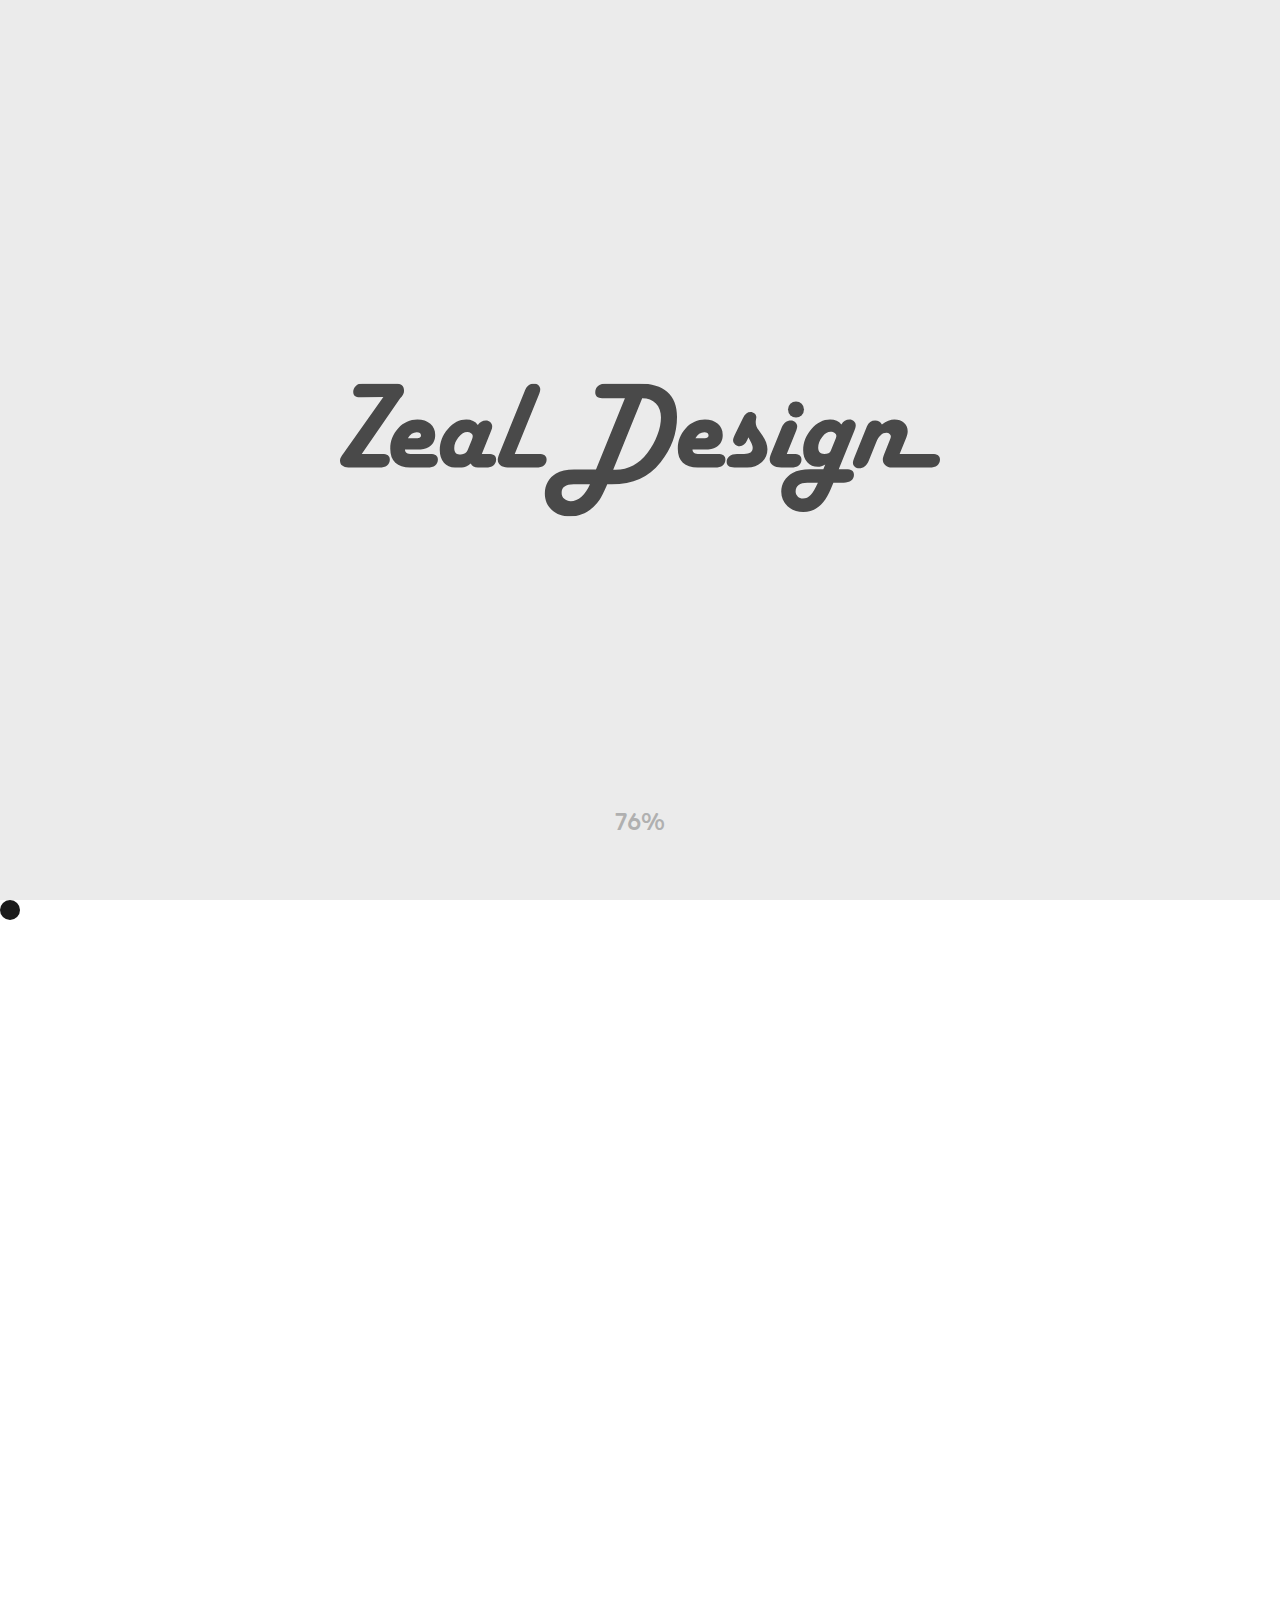
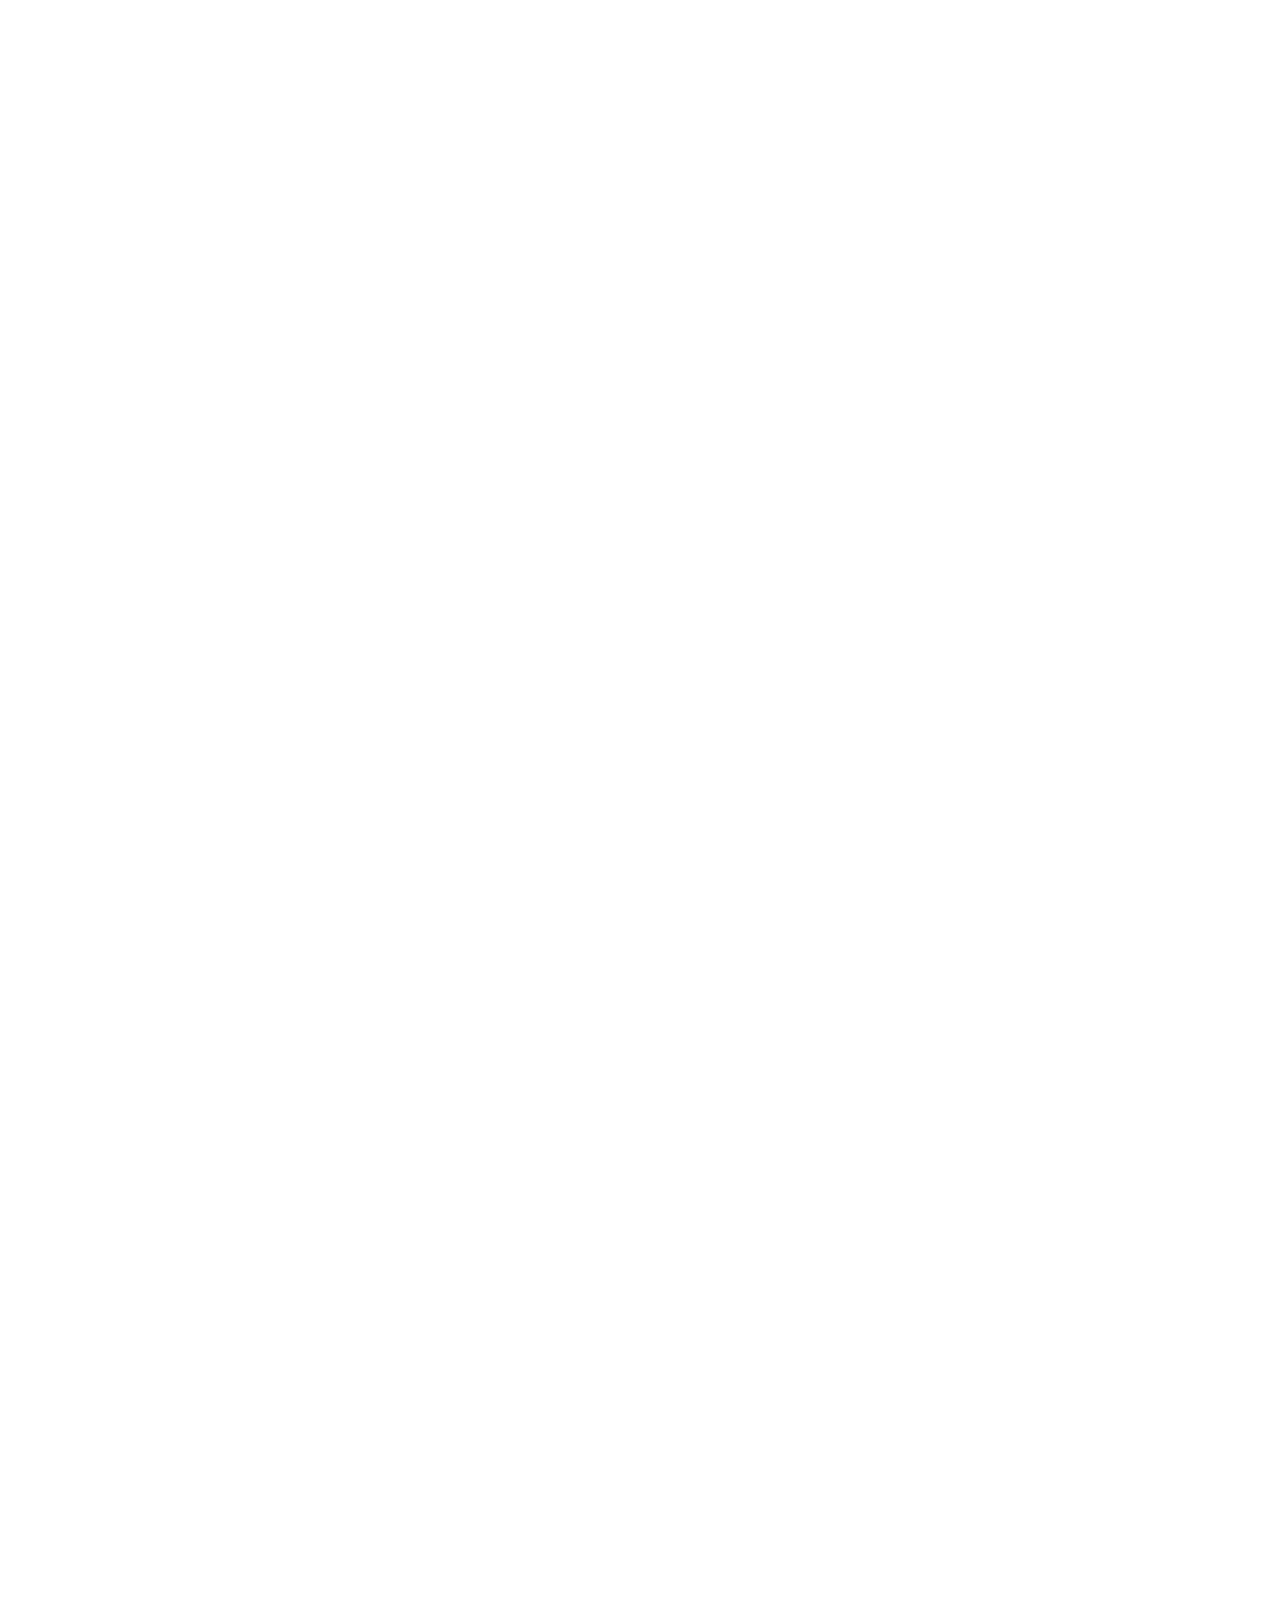
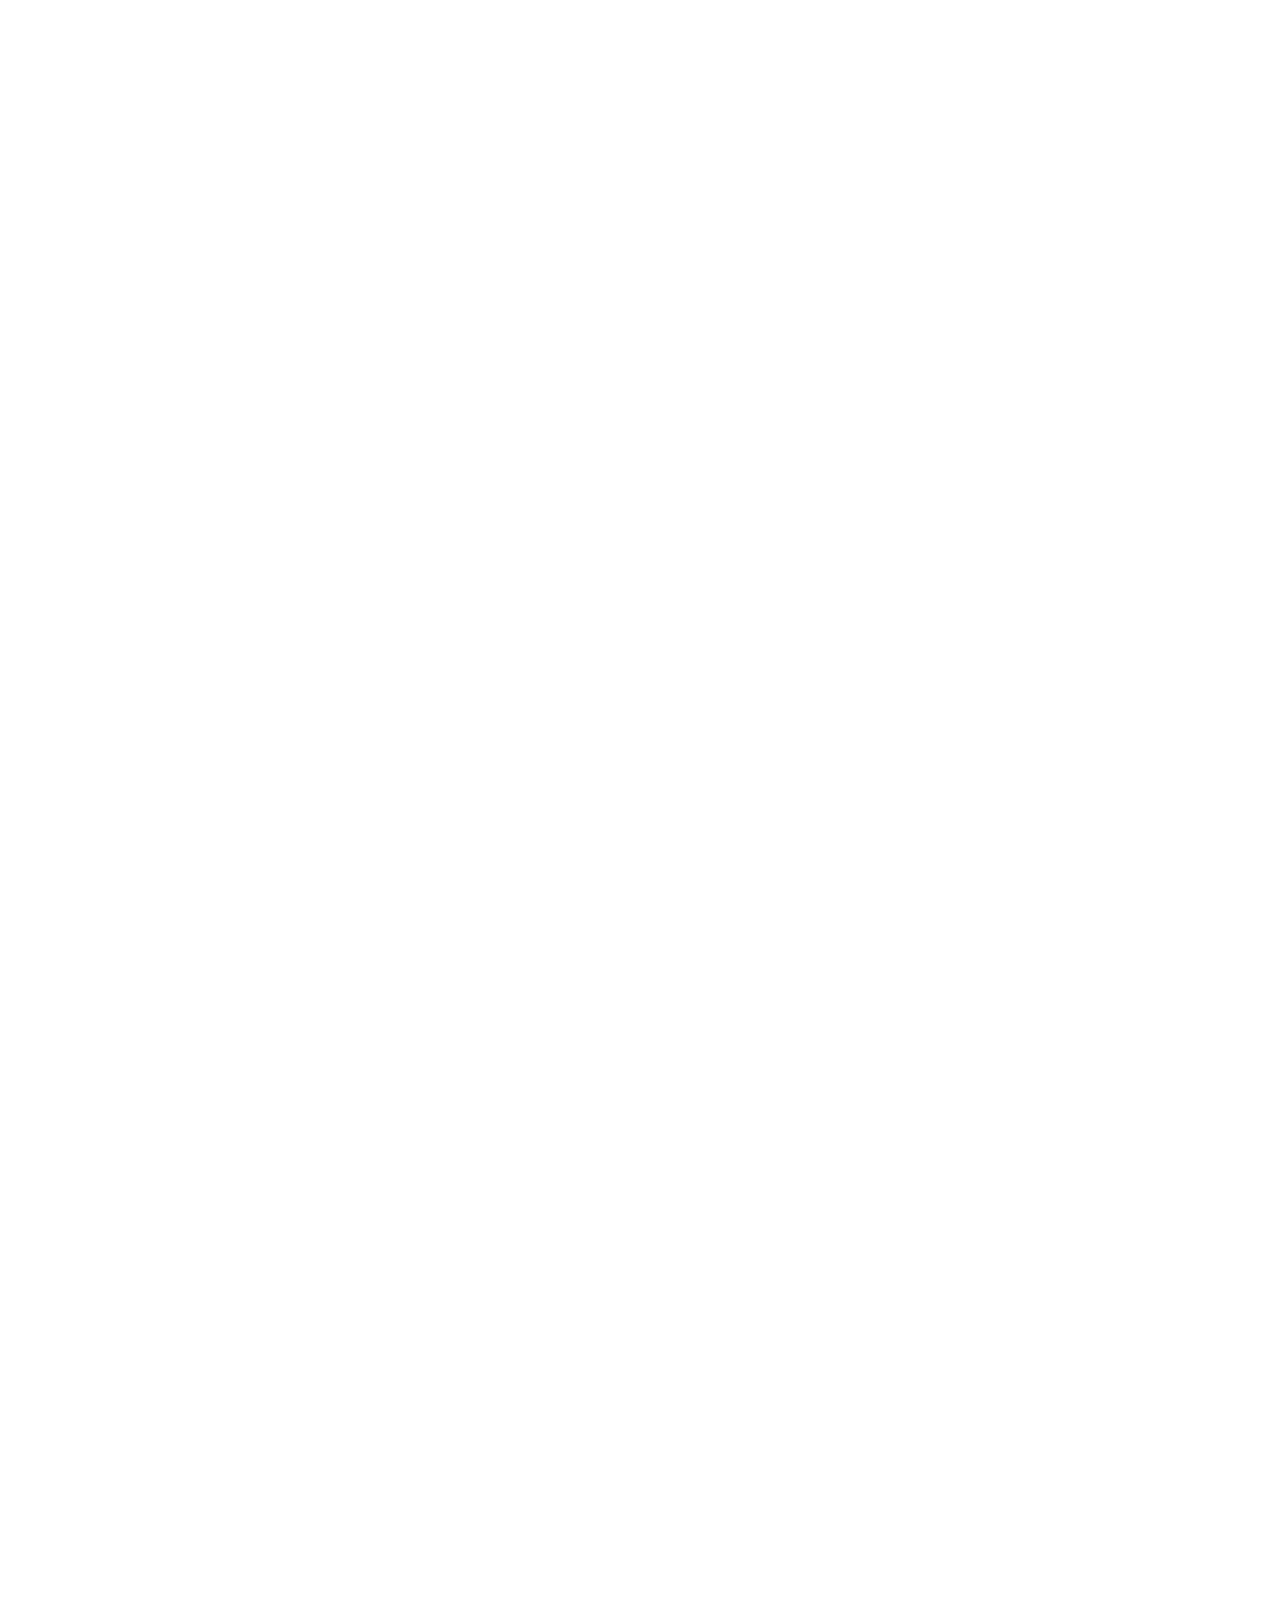
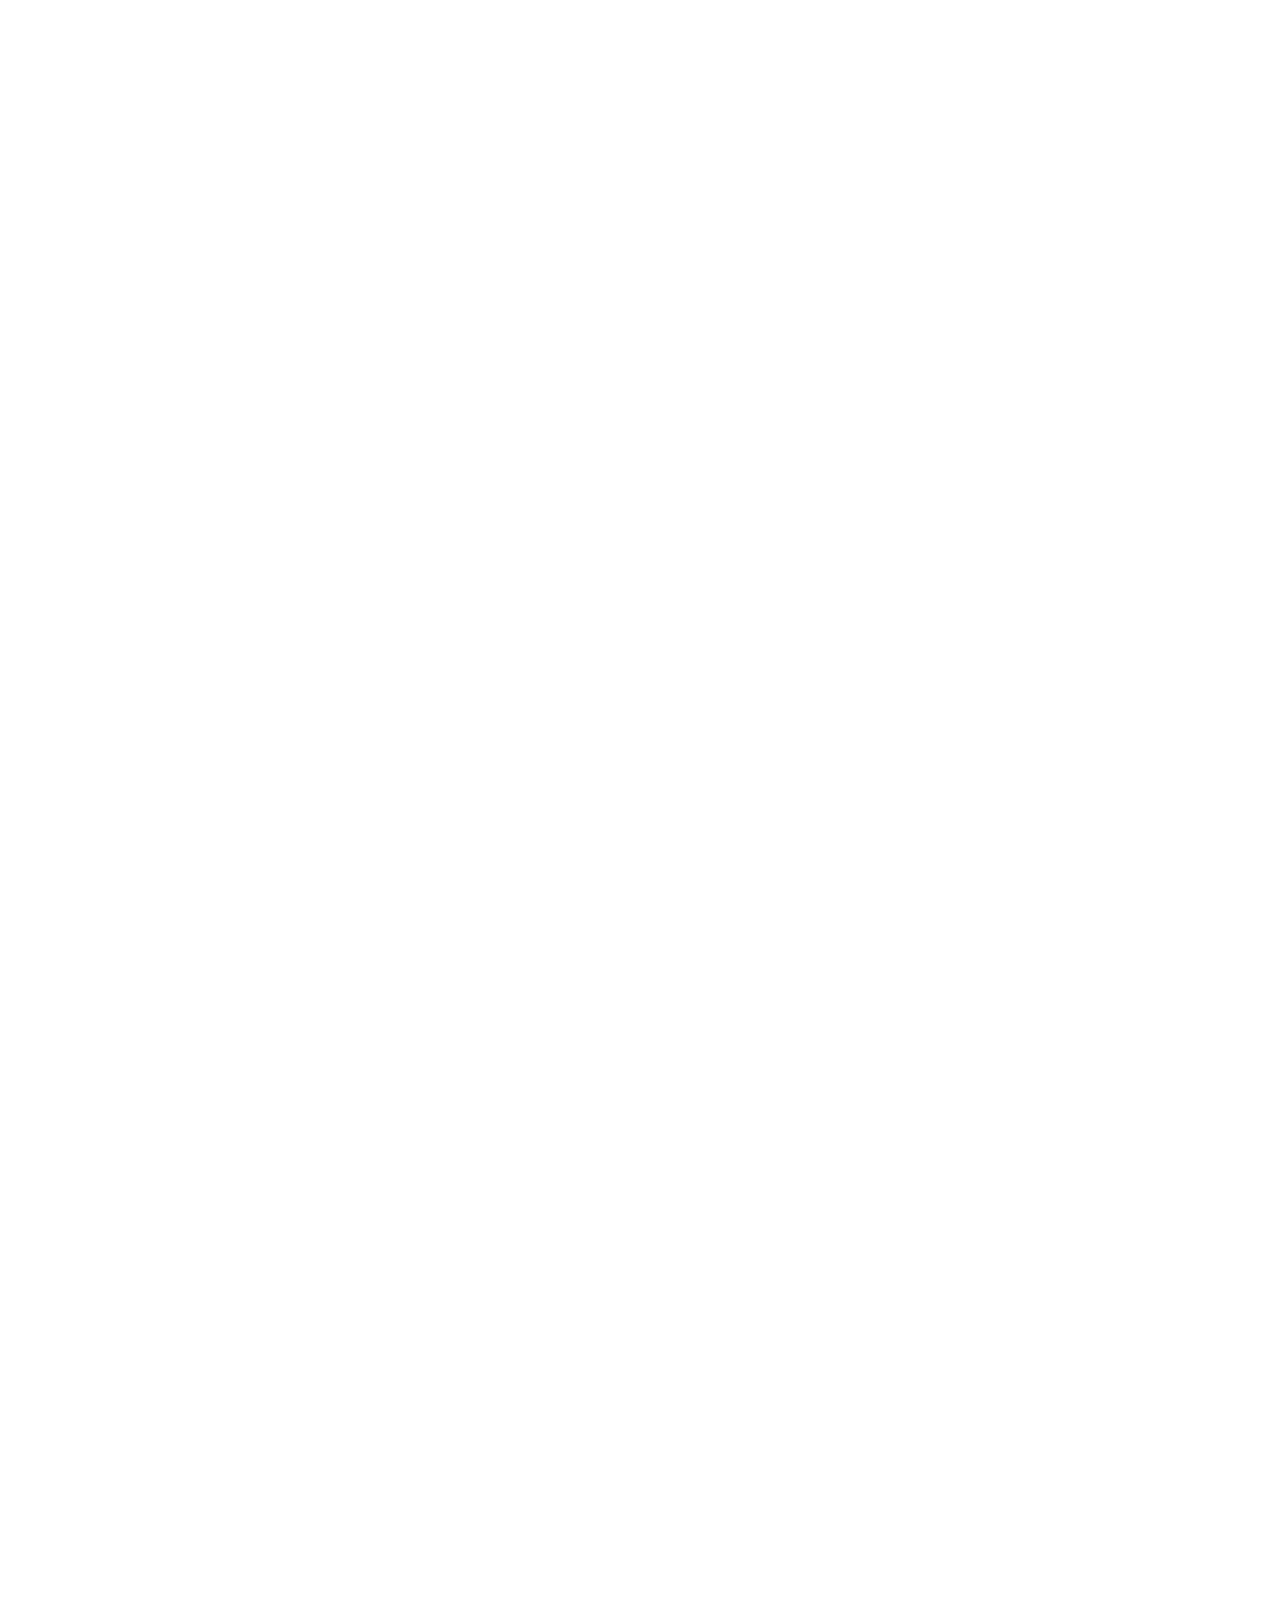
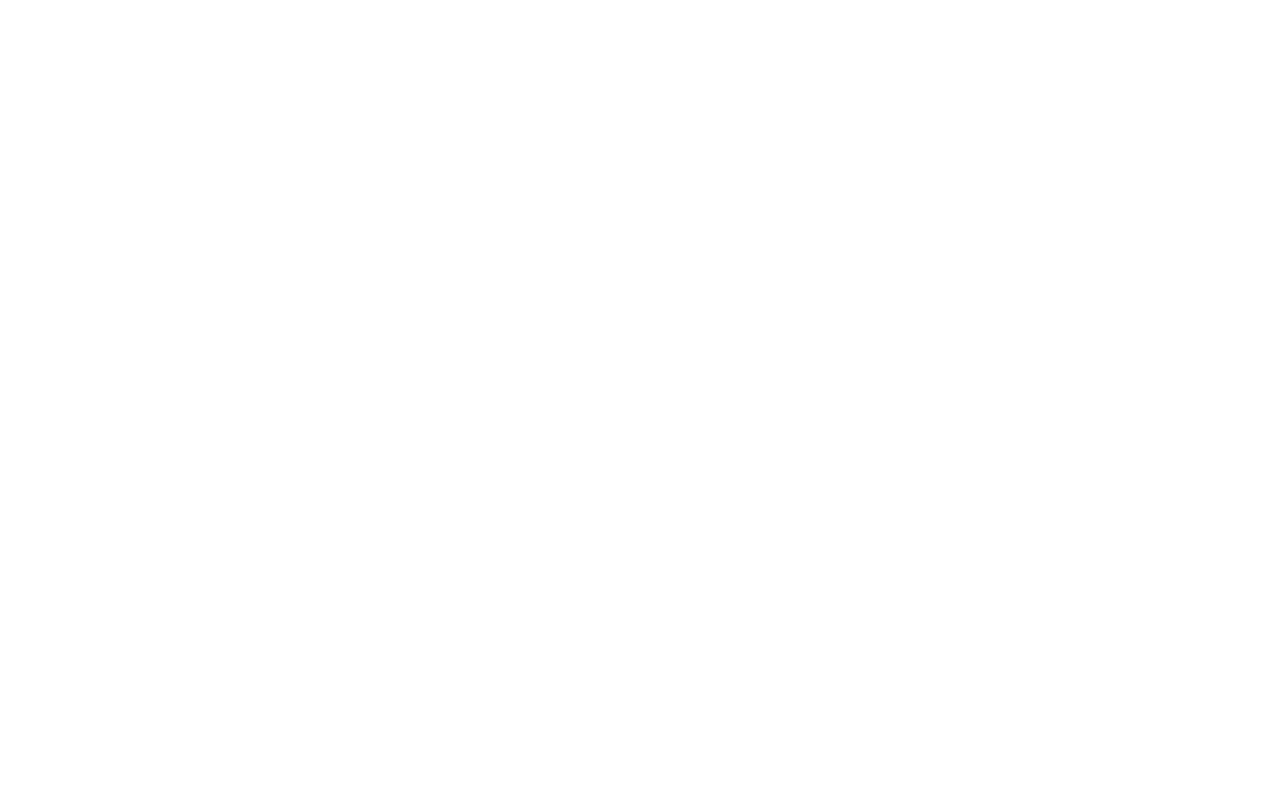
<file: index.html>
<!DOCTYPE html>
<html lang="zh-CN">
<head>
    <meta charset="UTF-8">
    <meta name="viewport" content="width=device-width, initial-scale=1.0">
    <title>Zeal Design | 知设计</title>
    <meta name="description" content="在UI/UX、品牌设计、平面设计以及AIGC等多个领域，Zeal Design为众多客户提供专业而多元化的服务。我们致力于以创新和卓越的设计，为客户创造价值，推动品牌成长。">
    <meta name="keywords" content="设计师,UI,UX,品牌设计,平面设计">
    <link rel="icon" href="assets/favicon.ico" type="image/x-icon">
    <link rel="stylesheet" href="styles.css">
    <link rel="preload" href="./fonts/Zain-Bold.woff2" as="font" type="font/woff2" crossorigin="anonymous">
    <link rel="preload" href="./fonts/Zain-Light.woff2" as="font" type="font/woff2" crossorigin="anonymous">
    <link rel="preload" href="./fonts/Zain.woff2" as="font" type="font/woff2" crossorigin="anonymous">
    <link rel="preload" href="assets/h5-work1.jpg" as="image">
    <link rel="preload" href="assets/logo.svg" as="image">
    <!-- 20250106 v1.0.0 by any -->
</head>
<body>

    <!-- 首屏内容 -->
    <div class="first-screen-wrapper">
        <div class="main-content">
            <div class="frame">
                <div class="first-work">
                </div>           
                <div class="explore">
                <!-- 描述文本 -->
                <div class="description">
                    Museart, the artist community I designed, is a platform for exhibiting artworks and conducting exclusive interviews with the creators.
                </div>
                <!-- 探索按钮 -->
                <div class="explore-button" onclick="window.open('https://art.musetransfer.com/', '_blank')">
                    <div class="explore-text">EXPLORE</div>
                    <div class="plus-icon">
                        <div class="circle"></div>
                        <div class="horizontal-line"></div>
                        <div class="vertical-line"></div>
                    </div>
                </div>
            </div>
            </div>
        </div>
    </div>

    <!-- 加载动画层 -->
    <div class="loading-container">
        <svg class="_1" width="600" height="133" viewBox="0 0 600 133" fill="none" xmlns="http://www.w3.org/2000/svg">
            <circle class="loading-dot" cx="456" cy="26" r="8" fill="#494949"/>
            <g clip-path="url(#clip0_125_271)">
                <path d="M21.5784 70.6141H42.1017C47.2765 70.6141 49.8388 72.4512 49.8388 76.1002C49.8388 78.6167 48.9345 80.5545 47.1007 81.9386C45.2669 83.3227 42.7297 84.0273 39.439 84.0273H8.28972C5.75256 84.0273 3.74294 83.3982 2.23571 82.1147C0.728491 80.8565 0 79.12 0 76.9558C0 74.7915 1.2309 72.6525 3.74294 69.4565L43.3578 13.4882L21.4528 13.7399H19.9205C15.449 13.7399 13.2133 11.9028 13.2133 8.20347C13.2133 5.9134 14.0925 3.97565 15.851 2.39022C17.6094 0.804791 19.7697 0.0246582 22.3069 0.0246582H55.516C61.2183 0.0246582 64.0569 2.44055 64.0569 7.29751C64.0569 9.81406 62.7758 12.3306 60.1884 14.8723L21.5533 70.6644L21.5784 70.6141Z" fill="#494949" />
                <path d="M64.961 66.0093C64.961 69.0795 67.2721 70.6146 71.8943 70.6146H90.1568C95.3316 70.6146 97.8938 72.4517 97.8938 76.1007C97.8938 78.6172 96.9895 80.555 95.1557 81.9391C93.3219 83.3232 90.7848 84.0278 87.494 84.0278H70.1107C63.6297 84.0278 58.7061 82.4172 55.3399 79.2212C51.9738 76.0252 50.2656 71.3444 50.2656 65.1788C50.2656 57.2517 52.9284 50.4318 58.279 44.6689C63.6297 38.9312 69.9851 36.0371 77.3705 36.0371C82.7463 36.0371 87.0418 37.4464 90.3075 40.2649C93.5731 43.0835 95.206 46.7828 95.206 51.3881C95.206 56.9245 92.9451 61.0265 88.4486 63.6941C85.9365 65.204 82.2187 65.9841 77.27 65.9841H64.9862L64.961 66.0093ZM67.9001 54.8106H74.6575C79.0536 54.8106 81.1637 53.8543 81.0381 51.9166C80.9125 49.7523 79.5057 48.6451 76.7927 48.6451C73.0247 48.6451 70.0605 50.7086 67.875 54.8106H67.9001Z" fill="#494949" />
                <path d="M141.654 70.6146H148.411C153.586 70.6146 156.148 72.4265 156.148 76.0252C156.148 78.5417 155.219 80.4795 153.385 81.9139C151.551 83.3232 148.989 84.0278 145.773 84.0278H137.911C134.394 84.0278 131.982 82.6437 130.726 79.9007C127.662 82.6437 124.672 84.0278 121.809 84.0278H114.8C110.303 84.0278 106.661 82.4172 103.898 79.196C101.135 75.9748 99.7529 71.747 99.7529 66.5378C99.7529 58.6609 102.466 51.6146 107.892 45.3987C113.318 39.1828 119.447 36.0623 126.305 36.0623C131.555 36.0623 135.374 37.8993 137.81 41.5483C139.87 38.4782 142.533 36.9431 145.874 36.9431C147.683 36.9431 149.19 37.5219 150.396 38.6795C151.601 39.8371 152.204 41.2464 152.204 42.9325C152.204 44.0901 151.878 45.449 151.225 47.0596L150.546 48.7205L141.704 70.6397L141.654 70.6146ZM119.347 70.9166H120.879C124.245 70.9166 126.481 69.5325 127.586 66.7894L131.882 56.1444C132.46 54.7603 132.736 53.5775 132.736 52.6464C132.736 51.5391 132.183 50.5828 131.103 49.7523C130.023 48.9219 128.717 48.5192 127.209 48.5192C124.22 48.5192 121.306 50.2556 118.493 53.7537C115.679 57.2517 114.247 60.8503 114.247 64.6C114.247 68.8278 115.956 70.9417 119.347 70.9417V70.9166Z" fill="#494949" />
                <path d="M174.762 70.6146H198.803C204.002 70.6146 206.615 72.4517 206.615 76.1007C206.615 78.6172 205.711 80.555 203.877 81.9391C202.043 83.3232 199.506 84.0278 196.215 84.0278H167.578C164.538 84.0278 162.152 83.298 160.393 81.8636C158.635 80.4292 157.756 78.4914 157.756 76.0755C157.756 74.8172 158.359 72.6782 159.539 69.7338L184.358 8.53113L185.037 6.8702C186.895 2.29007 189.91 0 194.055 0C195.763 0 197.245 0.578808 198.451 1.71126C199.657 2.86887 200.26 4.22782 200.26 5.83841C200.26 7.07152 199.958 8.45563 199.33 10.0159L198.652 11.6768L174.737 70.5894L174.762 70.6146Z" fill="#494949" />
                <path d="M284.89 14.7219H262.081C257.534 14.7219 255.248 12.7589 255.248 8.80795C255.248 6.29139 256.178 4.20265 258.036 2.51656C259.895 0.830464 262.206 0 264.894 0H299.636C311.694 0 320.938 2.86887 327.369 8.60662C333.8 14.3444 337.015 22.6238 337.015 33.4199C337.015 49.8782 331.539 64.9775 320.611 78.6676C314.432 86.3934 307.423 92.0053 299.611 95.5285C291.798 99.0517 282.453 100.813 271.551 100.813H267.256L266.527 102.525C263.663 108.917 261.403 113.421 259.77 116.013C258.137 118.605 256.002 121.097 253.389 123.513C246.556 129.804 238.694 132.925 229.851 132.925C222.567 132.925 216.563 130.76 211.865 126.432C207.168 122.103 204.832 116.592 204.832 109.898C204.832 105.796 205.836 101.946 207.846 98.347C209.856 94.7484 212.569 91.955 216.01 89.9417C220.482 87.3497 226.51 86.0662 234.147 86.0662H255.977L284.915 14.6464L284.89 14.7219ZM249.973 100.864H233.695C225.656 100.864 221.637 103.707 221.637 109.42C221.637 111.76 222.516 113.723 224.275 115.334C226.033 116.944 228.193 117.725 230.731 117.725C234.499 117.725 238.091 116.24 241.482 113.27C244.873 110.301 247.712 106.148 249.973 100.864ZM273.209 86.1417H275.671C288.382 86.1417 299.008 80.5046 307.574 69.2053C311.719 63.7947 314.984 57.906 317.371 51.5894C319.782 45.2729 320.963 39.4093 320.963 34.049C320.963 28.0596 319.28 23.3285 315.914 19.8808C312.548 16.4331 307.976 14.7219 302.198 14.7219L273.184 86.1417H273.209Z" fill="#494949" />
                <path d="M352.489 66.0093C352.489 69.0795 354.8 70.6146 359.422 70.6146H377.685C382.859 70.6146 385.422 72.4517 385.422 76.1007C385.422 78.6172 384.517 80.555 382.684 81.9391C380.85 83.3232 378.313 84.0278 375.022 84.0278H357.639C351.157 84.0278 346.234 82.4172 342.868 79.2212C339.502 76.0252 337.793 71.3444 337.793 65.1788C337.793 57.2517 340.456 50.4318 345.807 44.6689C351.157 38.9312 357.513 36.0371 364.898 36.0371C370.274 36.0371 374.57 37.4464 377.835 40.2649C381.101 43.0835 382.734 46.7828 382.734 51.3881C382.734 56.9245 380.473 61.0265 375.976 63.6941C373.464 65.204 369.747 65.9841 364.798 65.9841H352.514L352.489 66.0093ZM355.428 54.8106H362.185C366.581 54.8106 368.692 53.8543 368.566 51.9166C368.44 49.7523 367.034 48.6451 364.321 48.6451C360.552 48.6451 357.588 50.7086 355.403 54.8106H355.428Z" fill="#494949" />
                <path d="M408.407 53.7537L407.252 56.5723C405.443 60.6491 402.881 62.6623 399.565 62.6623C397.882 62.6623 396.374 62.0835 395.043 60.9008C393.712 59.7431 393.059 58.3842 393.059 56.8743C393.059 55.4398 393.661 53.5272 394.842 51.1365L403.006 34.5021C405.016 30.5259 407.503 28.5378 410.492 28.5378C412.1 28.5378 413.456 29.0663 414.612 30.0981C415.767 31.1551 416.345 32.3882 416.345 33.8226C416.345 34.2001 416.22 34.9802 415.968 36.2133C415.792 37.1193 415.717 37.9246 415.717 38.6292C415.717 41.2213 416.672 43.8637 418.606 46.5816L422.098 51.4385C425.665 56.3961 427.448 61.2027 427.448 65.8332C427.448 71.0173 425.514 75.3206 421.671 78.7935C417.827 82.2663 413.029 84.0027 407.302 84.0027H394.465C389.265 84.0027 386.653 82.1908 386.653 78.5921C386.653 76.1008 387.582 74.1378 389.416 72.7034C391.25 71.2941 393.812 70.5895 397.028 70.5895H404.162C409.864 70.5895 412.703 68.5259 412.703 64.3736C412.703 62.8637 412.175 61.0769 411.095 59.0133L408.382 53.7286L408.407 53.7537Z" fill="#494949" />
                <path d="M446.816 70.6147H453.749C458.924 70.6147 461.486 72.4517 461.486 76.1007C461.486 78.6173 460.582 80.5551 458.748 81.9392C456.915 83.3233 454.377 84.0279 451.087 84.0279H441.315C437.697 84.0279 434.884 83.2981 432.799 81.8133C430.739 80.3286 429.684 78.3153 429.684 75.7736C429.684 74.4147 430.111 72.7034 430.965 70.5895L441.114 45.6001L441.792 43.8637C443.676 39.2332 446.716 36.918 450.886 36.918C452.594 36.918 454.101 37.4968 455.332 38.6544C456.588 39.812 457.216 41.1709 457.216 42.7815C457.216 44.0902 456.663 46.1034 455.558 48.8213L446.766 70.6147H446.816Z" fill="#494949" />
                <path d="M498.765 85.7642H506.15C511.35 85.7642 513.963 87.5761 513.963 91.1748C513.963 93.6914 513.033 95.6291 511.2 97.0636C509.366 98.4728 506.803 99.1775 503.588 99.1775H493.389L490.802 105.519C484.522 120.921 475.378 128.596 463.32 128.596C457.015 128.596 451.765 126.633 447.544 122.758C443.349 118.857 441.239 113.975 441.239 108.111C441.239 104.286 442.244 100.713 444.279 97.3655C446.314 94.0185 449.077 91.351 452.619 89.3881C456.965 86.9722 462.793 85.7642 470.128 85.7642H483.341L485.25 80.9576C482.663 82.5179 480.226 83.298 477.94 83.298C473.544 83.298 470.002 81.7881 467.264 78.743C464.551 75.698 463.169 71.747 463.169 66.8649C463.169 58.9881 465.933 51.8914 471.459 45.5748C476.986 39.2583 483.19 36.0874 490.073 36.0874C495.122 36.0874 498.891 37.7232 501.377 41.0199C503.312 37.7232 506.025 36.0874 509.542 36.0874C511.275 36.0874 512.732 36.641 513.938 37.7735C515.143 38.9059 515.746 40.2649 515.746 41.8755C515.746 43.1589 515.219 45.0967 514.139 47.7139L498.715 85.7642H498.765ZM477.865 99.1775H467.239C463.546 99.1775 460.682 99.9576 458.673 101.518C456.638 103.078 455.633 105.268 455.633 108.111C455.633 110.049 456.337 111.685 457.718 113.044C459.1 114.403 460.833 115.082 462.893 115.082C465.832 115.082 468.42 113.924 470.63 111.584C472.841 109.244 475.252 105.117 477.89 99.2026L477.865 99.1775ZM490.777 67.2927L495.75 55.1126C496.152 54.0808 496.378 53.2503 496.378 52.596C496.378 51.3629 495.826 50.3311 494.746 49.5258C493.665 48.6953 492.309 48.2927 490.651 48.2927C487.712 48.2927 484.873 49.9788 482.211 53.3761C479.548 56.7735 478.191 60.347 478.191 64.1218C478.191 68.4251 480.201 70.5894 484.22 70.5894C487.712 70.5894 489.897 69.5073 490.802 67.3179L490.777 67.2927Z" fill="#494949" />
                <path d="M559.682 70.6146H592.188C597.388 70.6146 600 72.4517 600 76.1007C600 78.6173 599.071 80.555 597.237 81.9391C595.403 83.3232 592.841 84.0279 589.625 84.0279H551.668C549.156 84.0279 547.071 83.2729 545.363 81.7378C543.655 80.2027 542.801 78.3153 542.801 76C542.801 74.6159 543.379 72.502 544.534 69.7087L549.935 56.2954C550.513 54.9113 550.814 53.7789 550.865 52.8981C550.915 51.9166 550.513 51.061 549.659 50.3815C548.83 49.6769 547.75 49.3245 546.418 49.3245C542.198 49.3245 538.807 52.4954 536.219 58.8623L528.96 76.7298C526.799 82.1404 523.559 84.8583 519.238 84.8583C517.48 84.8583 515.972 84.3298 514.742 83.2477C513.511 82.1656 512.908 80.857 512.908 79.2967C512.908 78.1391 513.234 76.7802 513.887 75.1696L514.566 73.5087L526.975 42.857C528.583 38.8808 531.296 36.8928 535.139 36.8928C538.304 36.8928 540.54 38.2769 541.897 41.0702C546.293 37.6981 550.463 36.012 554.432 36.012C558.401 36.012 561.465 37.1192 563.952 39.3338C566.439 41.5484 567.695 44.3669 567.695 47.7643C567.695 49.6517 567.243 51.7404 566.339 53.9802L559.632 70.5391L559.682 70.6146Z" fill="#494949" />
            </g>
            <defs>
                <clipPath id="clip0_125_271">
                    <rect width="600" height="133" fill="white"/>
                </clipPath>
            </defs>
        </svg>
        <div class="_75">loading</div>
    </div>

    <!-- 导航栏 -->
    <nav class="nav-container">
        <div class="logo">
            <a href="index.html?skipLoading=true">
                <img src="assets/logo.svg" alt="Logo">
            </a>
        </div>
        
        <!-- 汉堡菜单按钮 -->
        <div class="hamburger-menu">
            <span class="hamburger-line"></span>
            <span class="hamburger-line"></span>
            <span class="hamburger-line"></span>
        </div>
        
        <!-- 移动端菜单 -->
        <div class="mobile-menu">
            <div class="mobile-menu-items">
                <a href="index.html?skipLoading=true" class="active">Home</a>
                <a href="work.html">Work</a>
                <a href="about.html">About</a>
                <button class="contact-btn">Contact</button>
                <!-- 添加联系方式内容 -->
                    <div class="mobile-contact-info">
            <div class="qr-container">
                <div class="qr-code">
                    <img src="assets/qrcode.png" alt="QR Code">
                </div>
                <div class="qr-text">
                    Wechat: yiyun-xu
                </div>
                
            </div>
                    <div class="email-container">
                        <div class="email-box">
                            <span class="email-label">Email:</span>
                            <span class="email-address">xu_art@hotmail.com   &nbsp; &nbsp;&nbsp;&nbsp;   &nbsp;&nbsp;&nbsp;     </span>
                            <div class="email-icon">
                                <a href="mailto:xu_art@hotmail.com">
                                    <div class="email-icon-box" style="background-image: url('assets/mail-to-right.svg');"></div>
                                </a>
                            </div>
                        </div>
                    </div>
                </div>
            </div>
        </div>
        
        <!-- 原有的菜单容器 -->
        <div class="menu-container">
            <div class="menu-items">
                <a href="#" class="active">Home</a>
                <a href="work.html">Work</a>
                <a href="about.html">About</a>
            </div>
            <button class="contact-btn">Contact</button>
            
            <!-- 添加弹窗 -->
            <div class="contact-popup">
                <div class="popup-content">
                    <div class="qr-container">
                        <div class="qr-code">
                            <img src="assets/qrcode.png" alt="QR Code">
                        </div>
                        <div class="qr-text">Scan it with Wechat</div>
                    </div>
                    <div class="email-container">
                        <div class="email-box">
                            <span class="email-label">Email:</span>
                            <span class="email-address">xu_art@hotmail.com</span>
                           <div class="email-icon">
                                <a href="mailto:xu_art@hotmail.com">
                                    <div class="email-icon-box" style="background-image: url('assets/mail-to-right.svg');"></div>
                                </a>
                            </div>
                        </div>
                    </div>
                </div>
            </div>
        </div>
    </nav>

    <!-- 作品展示区 -->
    <section class="index-works-section">
        <div class="work-wrapper">
            <div class="index-work-item" data-index="1">
                <img src="assets/h5-work2.jpg" alt="Work 2">
                <div class="explore">
                    <div class="description">
                        For enhanced ease and accessibility, a digital business card mini-program has been thoughtfully crafted for creative professionals.
                    </div>
                    <div class="explore-button" onclick="window.open('work-muselink-mobile.html', '_blank')">
                        <div class="explore-text">EXPLORE</div>
                        <div class="plus-icon"></div>
                    </div>
                </div>
            </div>
        </div>
        <div class="work-wrapper">
            <div class="index-work-item" data-index="2">
                <img src="assets/h5-work3.jpg" alt="Work 3">
                <div class="explore" >
                    <div class="description" >
                        Muselink is a digital business card platform designed for the creative sector, offering a sleek and professional way to network.
                    </div>
                    <div class="explore-button" onclick="window.open('https://muselink.cc/', '_blank')">
                        <div class="explore-text">EXPLORE</div>
                        <div class="plus-icon"></div>
                    </div>
                </div>
            </div>
        </div>
        <div class="work-wrapper">
            <div class="index-work-item" data-index="0">
                <img src="assets/h5-work4.jpg" alt="Work 4">
                <div class="explore">
                    <div class="description" style="color: #393939;">
                        MuseTransfer is a high-speed transmission tool designed for creators, offering lightning-fast file transfers without any speed limitations.
                    </div>
                    <div class="explore-button" onclick="window.open('https://musetransfer.com/', '_blank')">
                        <div class="explore-text">EXPLORE</div>
                        <div class="plus-icon"></div>
                    </div>
                </div>
            </div>
        </div>
        <div class="work-wrapper">
            <div class="index-work-item" data-index="1">
                <img src="assets/h5-work5.jpg" alt="Work 5">
                <div class="explore">
                    <div class="description">
                        Here is a curated selection of brand designs spanning the years 2018-2019, specifically created for the esteemed brands WeRide and MoonX.
                    </div>
                    <div class="explore-button" onclick="window.open('work-weRide-brand.html', '_blank')">
                        <div class="explore-text">EXPLORE</div>
                        <div class="plus-icon"></div>
                    </div>
                </div>
            </div>
        </div>
        <div class="work-wrapper">
            <div class="index-work-item" data-index="2">
                <img src="assets/h5-work6.jpg" alt="Work 6">
                <div class="explore">
                    <div class="description">
                        These are the Mid-Autumn Festival posters I've crafted for Suntory, featuring the bottle as the central theme and utilizing AI to generate a series of designs.
                    </div>
                    <div class="explore-button" onclick="window.open('work-suntory-AIGC.html', '_blank')">
                        <div class="explore-text">EXPLORE</div>
                        <div class="plus-icon"></div>
                    </div>
                </div>
            </div>
        </div>
        <div class="work-wrapper">
            <div class="index-work-item" data-index="2">
                <img src="assets/h5-work7.jpg" alt="Work 7">
                <div class="explore">
                    <div class="description">
                        These are the marketing posters I designed for Nestlé and Clear, primarily generated through AI and then meticulously refined in post-production.
                    </div>
                    <div class="explore-button" onclick="window.open('work-nestle-AIGC.html', '_blank')">
                        <div class="explore-text">EXPLORE</div>
                        <div class="plus-icon"></div>
                    </div>
                </div>
            </div>
        </div>
        <div class="work-wrapper">
            <div class="index-work-item" data-index="2">
                <img src="assets/h5-work8.jpg" alt="Work 8">
                <div class="explore">
                    <div class="description" style="color: #393939;">
                        These are some of the public welfare posters I designed, about the warning of smog and the protection of rhinos.
                    </div>
                    <div class="explore-button" onclick="window.open('work-welfare-illustration.html', '_blank')">
                        <div class="explore-text">EXPLORE</div>
                        <div class="plus-icon"></div>
                    </div>
                </div>
            </div>
        </div>
    </section>

    <!-- 页脚 -->
    <footer class="footer">

        <div class="footer-content">
            <!-- 左侧Logo -->
            <div class="footer-logo">
                <img src="assets/vector.svg" alt="Footer Logo">
            </div>
            
            <!-- 右侧链接组 -->
            <div class="footer-links-container">
                <!-- Sitemap和Social media组 -->
                <div class="links-group-wrapper">
                    <div class="link-group">
                        <h3>Sitemap</h3>
                        <a href="#">Home</a>
                        <a href="work.html">Work</a>
                        <a href="about.html">About</a>
                    </div>
                    
                    <div class="link-group">
                        <h3>Social Media</h3>
                        <a href="https://www.behance.net/zealdesign2" target="_blank">Behance</a>
                        <a href="https://www.instagram.com/zeal_design_/" target="_blank">Instagram</a>
                        <a href="https://www.xiaohongshu.com/user/profile/5a71c57511be10043b025fe8" target="_blank">Xiaohongshu</a>
                        <a href="https://www.zcool.com.cn/u/18498882" target="_blank">Zcool</a>
                    </div>
                    <div class="link-group">
                        <h3>Mail</h3>
                        <a href="mailto:xu_art@hotmail.com">xu_art@hotmail.com</a>
                    </div>
                </div>
            </div>
        </div>
        
        <!-- 底部备案信息 -->
        <div class="footer-bottom">
            <a href="https://beian.miit.gov.cn/" target="_blank" style="text-decoration: none; color: inherit;"> 沪ICP备2024107188号</a>
        </div>
    </footer>

    <script src="script.js"></script>
    <script src="cursor.js"></script>
</body>
</html>
</file>
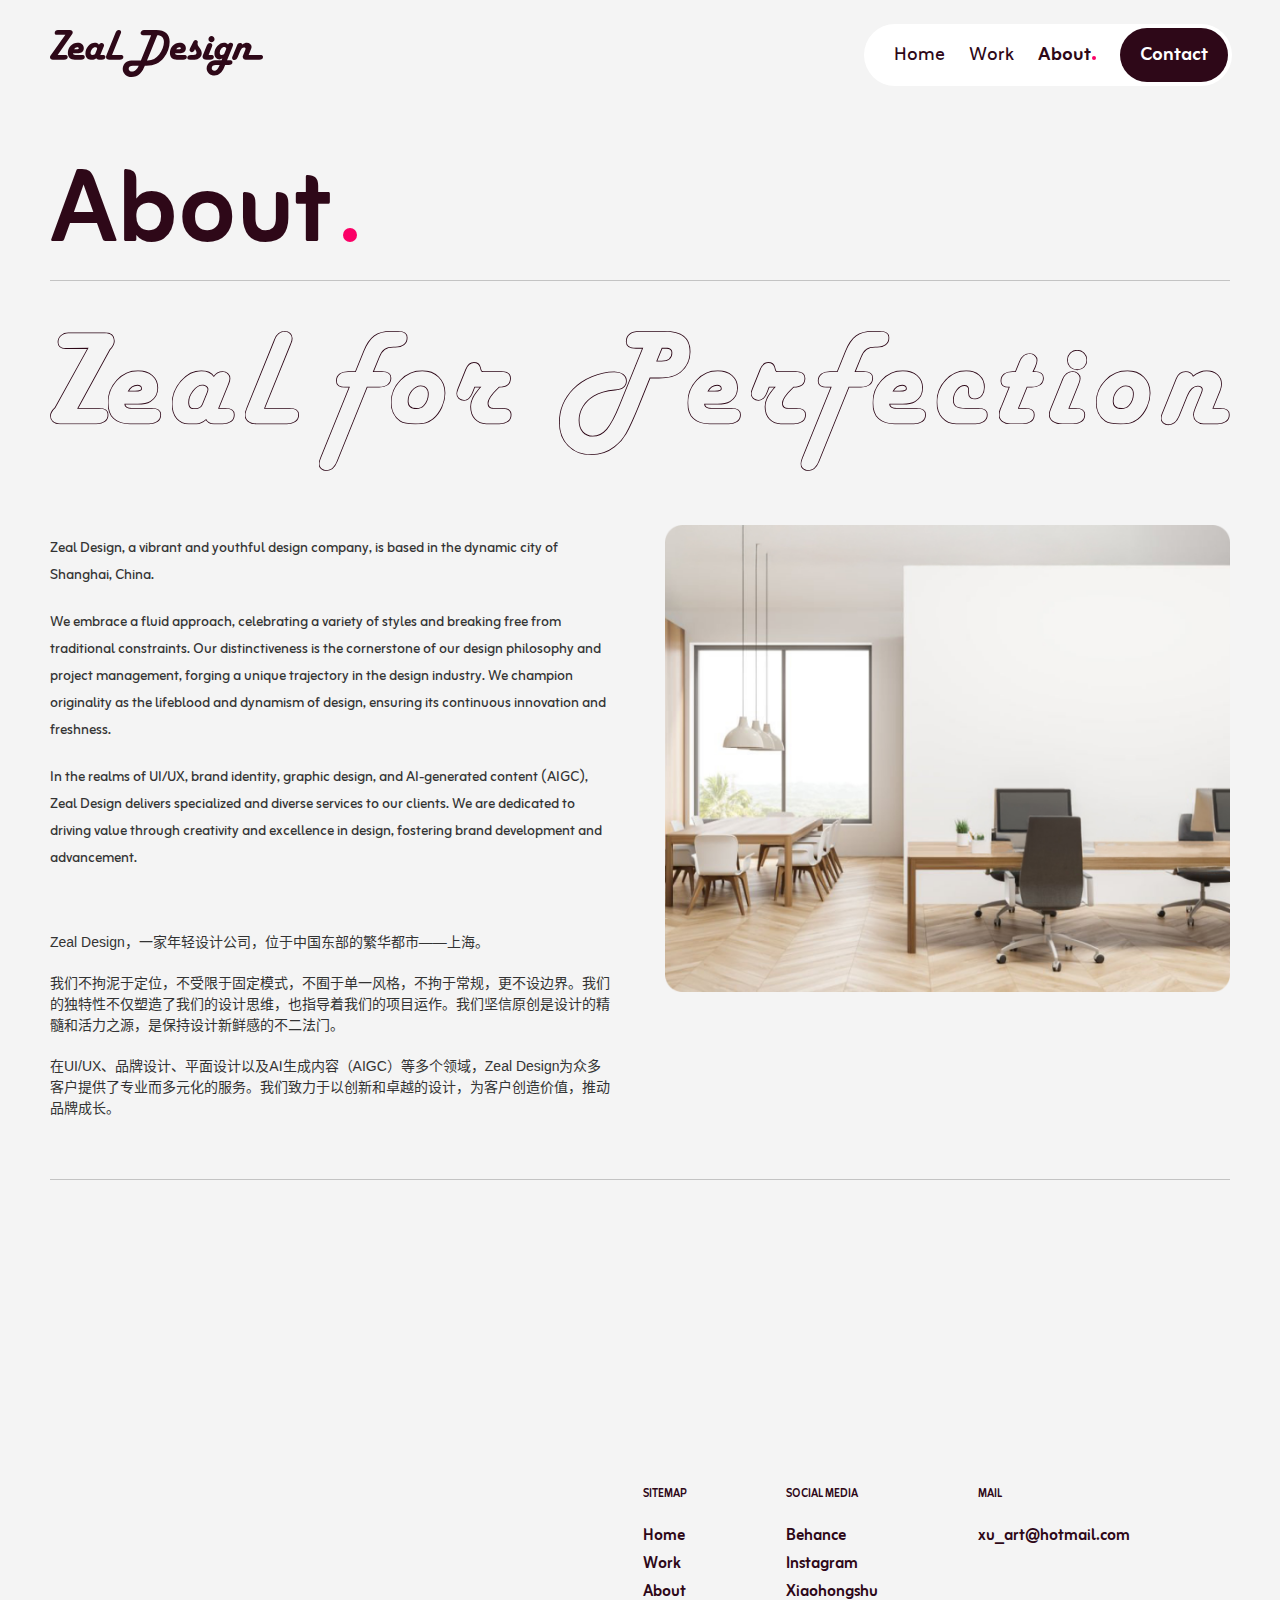
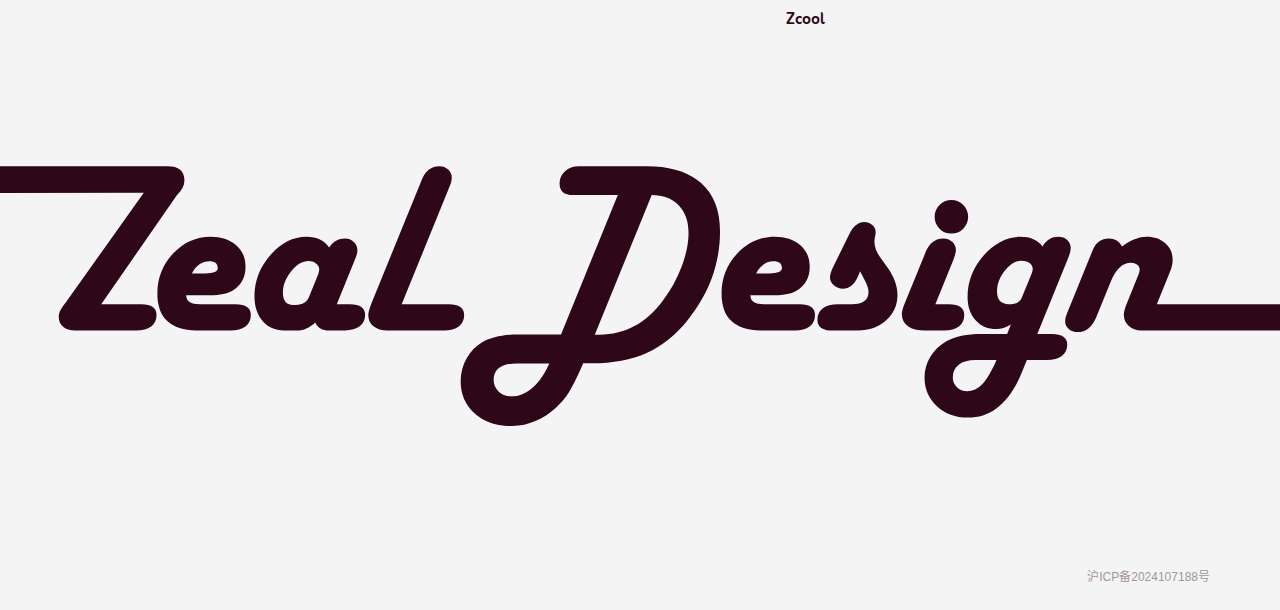
<file: about.html>
<!DOCTYPE html>
<html lang="zh-CN">
<head>
    <meta charset="UTF-8">
    <meta name="viewport" content="width=device-width, initial-scale=1.0">
    <title>Zeal Design | 知设计</title>
    <meta name="description" content="在UI/UX、品牌设计、平面设计以及AIGC等多个领域，Zeal Design为众多客户提供专业而多元化的服务。我们致力于以创新和卓越的设计，为客户创造价值，推动品牌成长。">
    <meta name="keywords" content="设计师,UI,UX,品牌设计,平面设计">
    <link rel="icon" href="assets/favicon.ico" type="image/x-icon">
    <link rel="stylesheet" href="styles.css">
    <link rel="stylesheet" href="work.css">
    <link rel="stylesheet" href="about.css">
    <link rel="preload" href="./fonts/Zain-Bold.woff2" as="font" type="font/woff2" crossorigin="anonymous">
    <link rel="preload" href="./fonts/Zain-Light.woff2" as="font" type="font/woff2" crossorigin="anonymous">
    <link rel="preload" href="./fonts/Zain.woff2" as="font" type="font/woff2" crossorigin="anonymous">
</head>
<body>
    <!-- 导航栏 -->
    <nav class="work-nav-container">
        <div class="work-logo">
            <a href="index.html?skipLoading=true">
                <img src="assets/logo-black.svg" alt="Logo">
            </a>
        </div>
        
        <!-- 添加汉堡菜单按钮 -->
        <div class="hamburger-menu">
            <span class="hamburger-line"></span>
            <span class="hamburger-line"></span>
            <span class="hamburger-line"></span>
        </div>
        
        <!-- 添加移动端菜单 -->
        <div class="mobile-menu">
            <div class="mobile-menu-items">
                <a href="index.html?skipLoading=true">Home</a>
                <a href="work.html">Work</a>
                <a href="#" class="active">About</a>
                <button class="contact-btn">Contact</button>
                  <!-- 添加联系方式内容 -->
                  <div class="mobile-contact-info">
                    <div class="qr-container">
                        <div class="qr-code">
                            <img src="assets/qrcode.png" alt="QR Code">
                        </div>
                        <div class="qr-text">
                            Wechat: yiyun-xu
                        </div>
                        
                    </div>
                            <div class="email-container">
                                <div class="email-box">
                                    <span class="email-label">Email:</span>
                                    <span class="email-address">xu_art@hotmail.com   &nbsp; &nbsp;&nbsp;&nbsp;   &nbsp;&nbsp;&nbsp;     </span>
                                    <div class="email-icon">
                                        <a href="mailto:xu_art@hotmail.com">
                                            <div class="email-icon-box" style="background-image: url('assets/mail-to-right.svg');"></div>
                                        </a>
                                    </div>
                                </div>
                            </div>
                        </div>
            </div>
        </div>
        
        <!-- 原有的菜单容器 -->
        <div class="work-menu-container">
            <div class="work-menu-items">
                <a href="index.html?skipLoading=true">Home</a>
                <a href="work.html">Work</a>
                <a href="#" class="active">About</a>
            </div>
            <button class="contact-btn">Contact</button>
            
            <!-- 添加弹窗 -->
            <div class="contact-popup">
                <div class="popup-content">
                    <div class="qr-container">
                        <div class="qr-code">
                            <img src="assets/qrcode.png" alt="QR Code">
                        </div>
                        <div class="qr-text">Scan it with Wechat</div>
                    </div>
                    <div class="email-container">
                        <div class="email-box">
                            <span class="email-label">Email:</span>
                            <span class="email-address">xu_art@hotmail.com</span>
                            <div class="email-icon">
                                <a href="mailto:xu_art@hotmail.com">
                                    <div class="email-icon-box" style="background-image: url('assets/mail-to-right.svg');"></div>
                                </a>
                            </div>
                        </div>
                    </div>
                </div>
            </div>
        </div>
    </nav>

    <div class="work-header">
        <div class="work-title">
            <div class="work-heading">About</div>
            <div class="title-dot"></div>
        </div>
        
    </div>

    <div class="separator"></div>
    <!-- slogan -->
    <div class="slogan-container">
        <img src="assets/slogan.svg" alt="Slogan">
    </div>

    <div class="introduction-container">
        <div class="introduction-text">
            <!-- 英文简介 -->
            <div class="intro-en">
                <p>Zeal Design, a vibrant and youthful design company, is based in the dynamic city of Shanghai, China.</p>
                <p>We embrace a fluid approach, celebrating a variety of styles and breaking free from traditional constraints. Our distinctiveness is the cornerstone of our design philosophy and project management, forging a unique trajectory in the design industry. We champion originality as the lifeblood and dynamism of design, ensuring its continuous innovation and freshness.</p>
                <p>In the realms of UI/UX, brand identity, graphic design, and AI-generated content (AIGC), Zeal Design delivers specialized and diverse services to our clients. We are dedicated to driving value through creativity and excellence in design, fostering brand development and advancement.</p>
            </div>
            <!-- 中文简介 -->
            <div class="intro-cn">
                <p>Zeal Design，一家年轻设计公司，位于中国东部的繁华都市——上海。</p>
                <p>我们不拘泥于定位，不受限于固定模式，不囿于单一风格，不拘于常规，更不设边界。我们的独特性不仅塑造了我们的设计思维，也指导着我们的项目运作。我们坚信原创是设计的精髓和活力之源，是保持设计新鲜感的不二法门。</p>
                <p>在UI/UX、品牌设计、平面设计以及AI生成内容（AIGC）等多个领域，Zeal Design为众多客户提供了专业而多元化的服务。我们致力于以创新和卓越的设计，为客户创造价值，推动品牌成长。</p>
            </div>
        </div>
        <div class="introduction-image">
            <img src="assets/about.png" alt="Introduction Image">
        </div>
    </div>

    <div class="separator"></div>

    <!-- 页脚 -->
    <footer class="footer">
        <div class="footer-content">
            <!-- 左侧Logo -->
            <div class="footer-logo">
                <img src="assets/vector-black.svg" alt="Footer Logo">
            </div>
            
            <!-- 右侧链接组 -->
            <div class="footer-links-container">
                <!-- Sitemap和Social media组 -->
                <div class="links-group-wrapper">
                    <div class="link-group">
                        <h3>Sitemap</h3>
                        <a href="index.html?skipLoading=true">Home</a>
                        <a href="work.html">Work</a>
                        <a href="#">About</a>
                    </div>
                    
                    <div class="link-group">
                        <h3>Social Media</h3>
                        <a href="https://www.behance.net/zealdesign2" target="_blank">Behance</a>
                        <a href="https://www.instagram.com/zeal_design_/" target="_blank">Instagram</a>
                        <a href="https://www.xiaohongshu.com/user/profile/5a71c57511be10043b025fe8" target="_blank">Xiaohongshu</a>
                        <a href="https://www.zcool.com.cn/u/18498882" target="_blank">Zcool</a>
                    </div>
                    <div class="link-group">
                        <h3>Mail</h3>
                        <a href="mailto:xu_art@hotmail.com">xu_art@hotmail.com</a>
                    </div>
                </div>
            </div>
        </div>
      
        <!-- 底部备案信息 -->
        <div class="footer-bottom">
            <a href="https://beian.miit.gov.cn/" target="_blank" style="text-decoration: none; color: #A5969C;"> 沪ICP备2024107188号</a>
        </div>
    </footer>
    <script src="script-tag-nav.js"></script>
    <script src="cursor.js"></script>
</body>
</html>
</file>
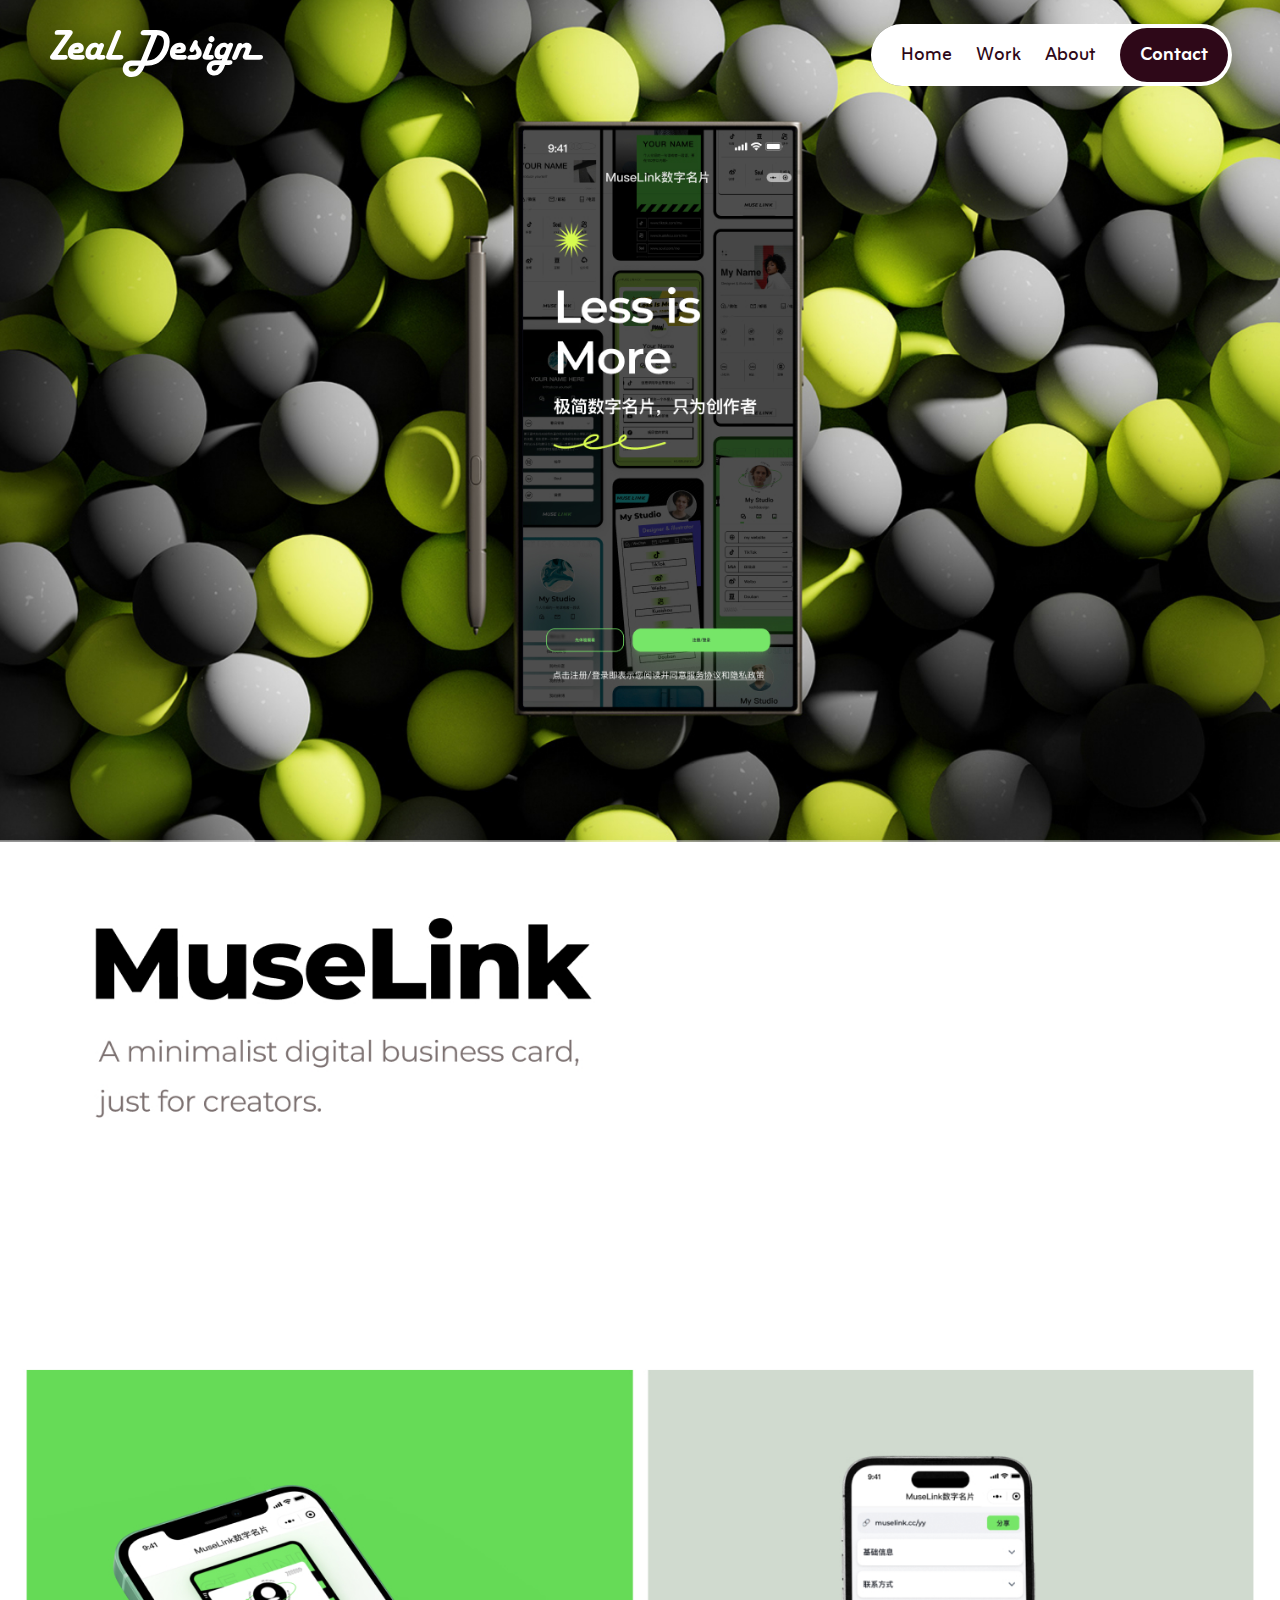
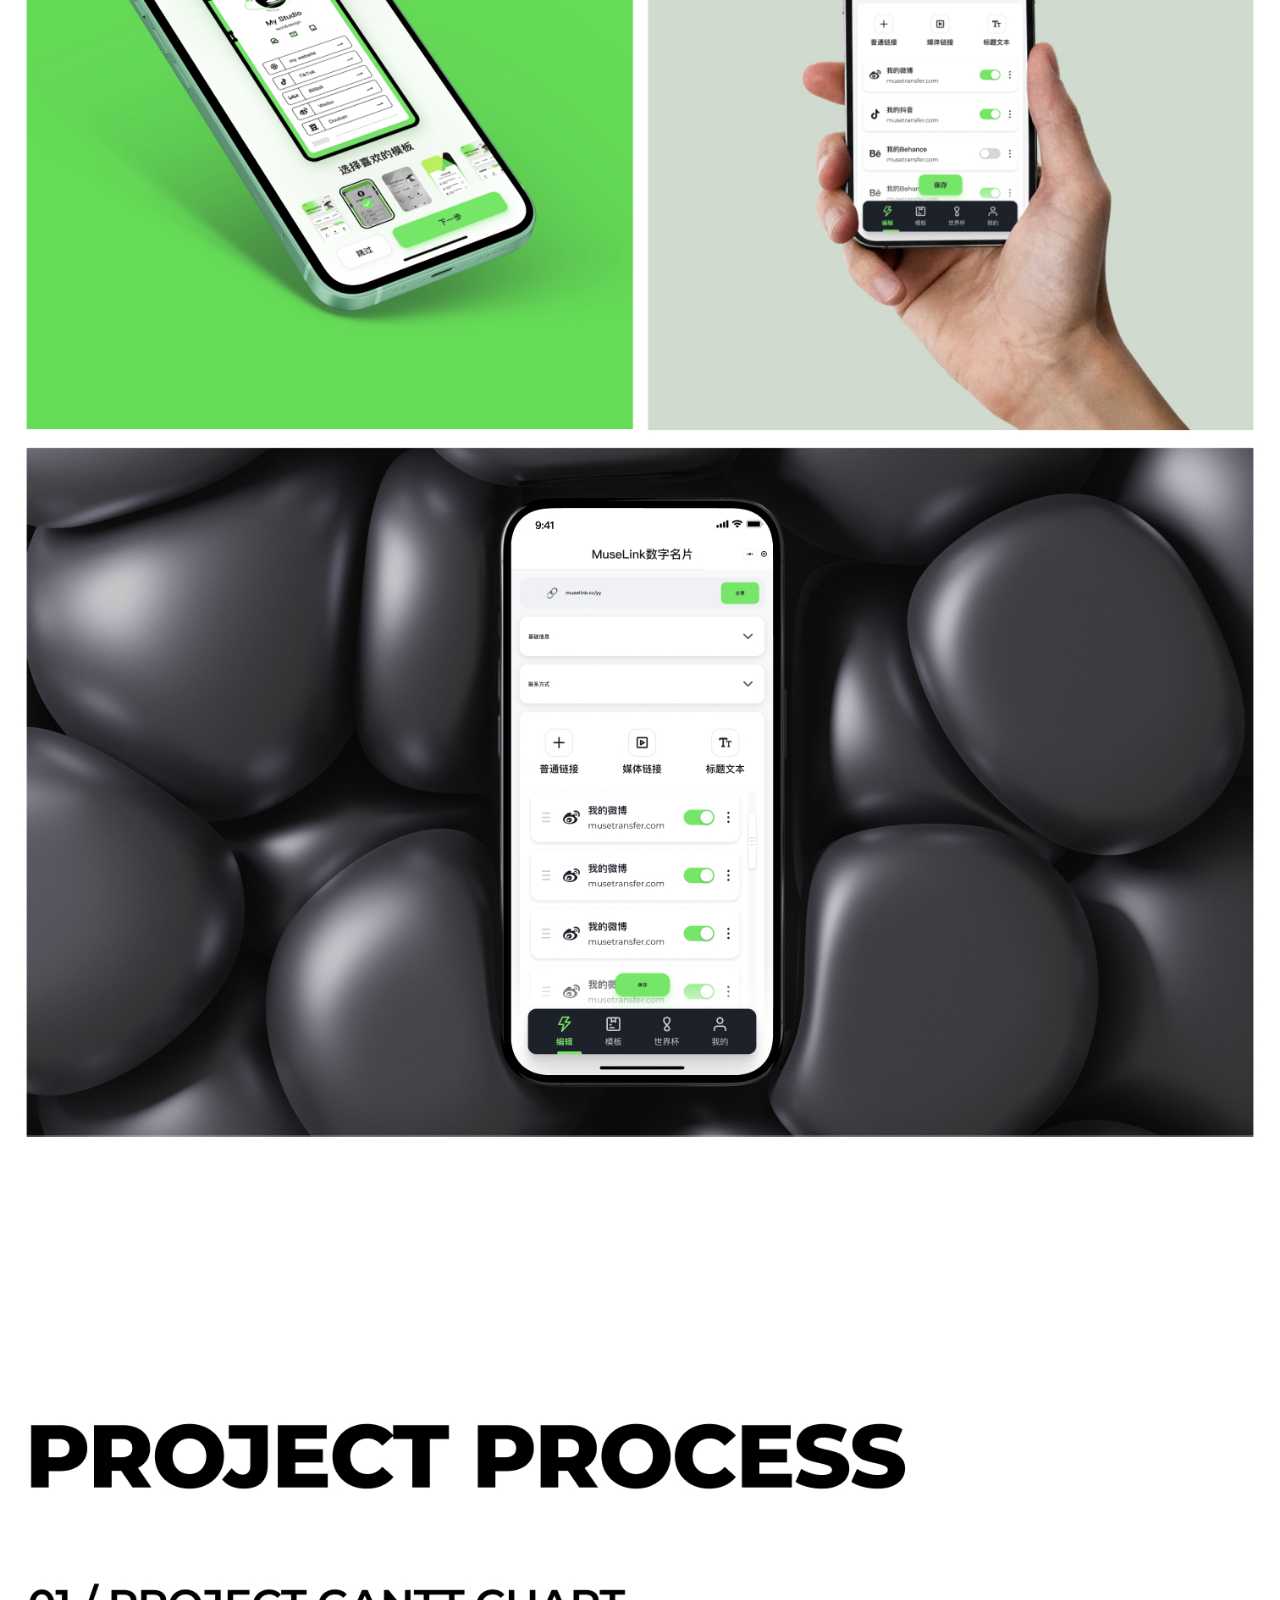
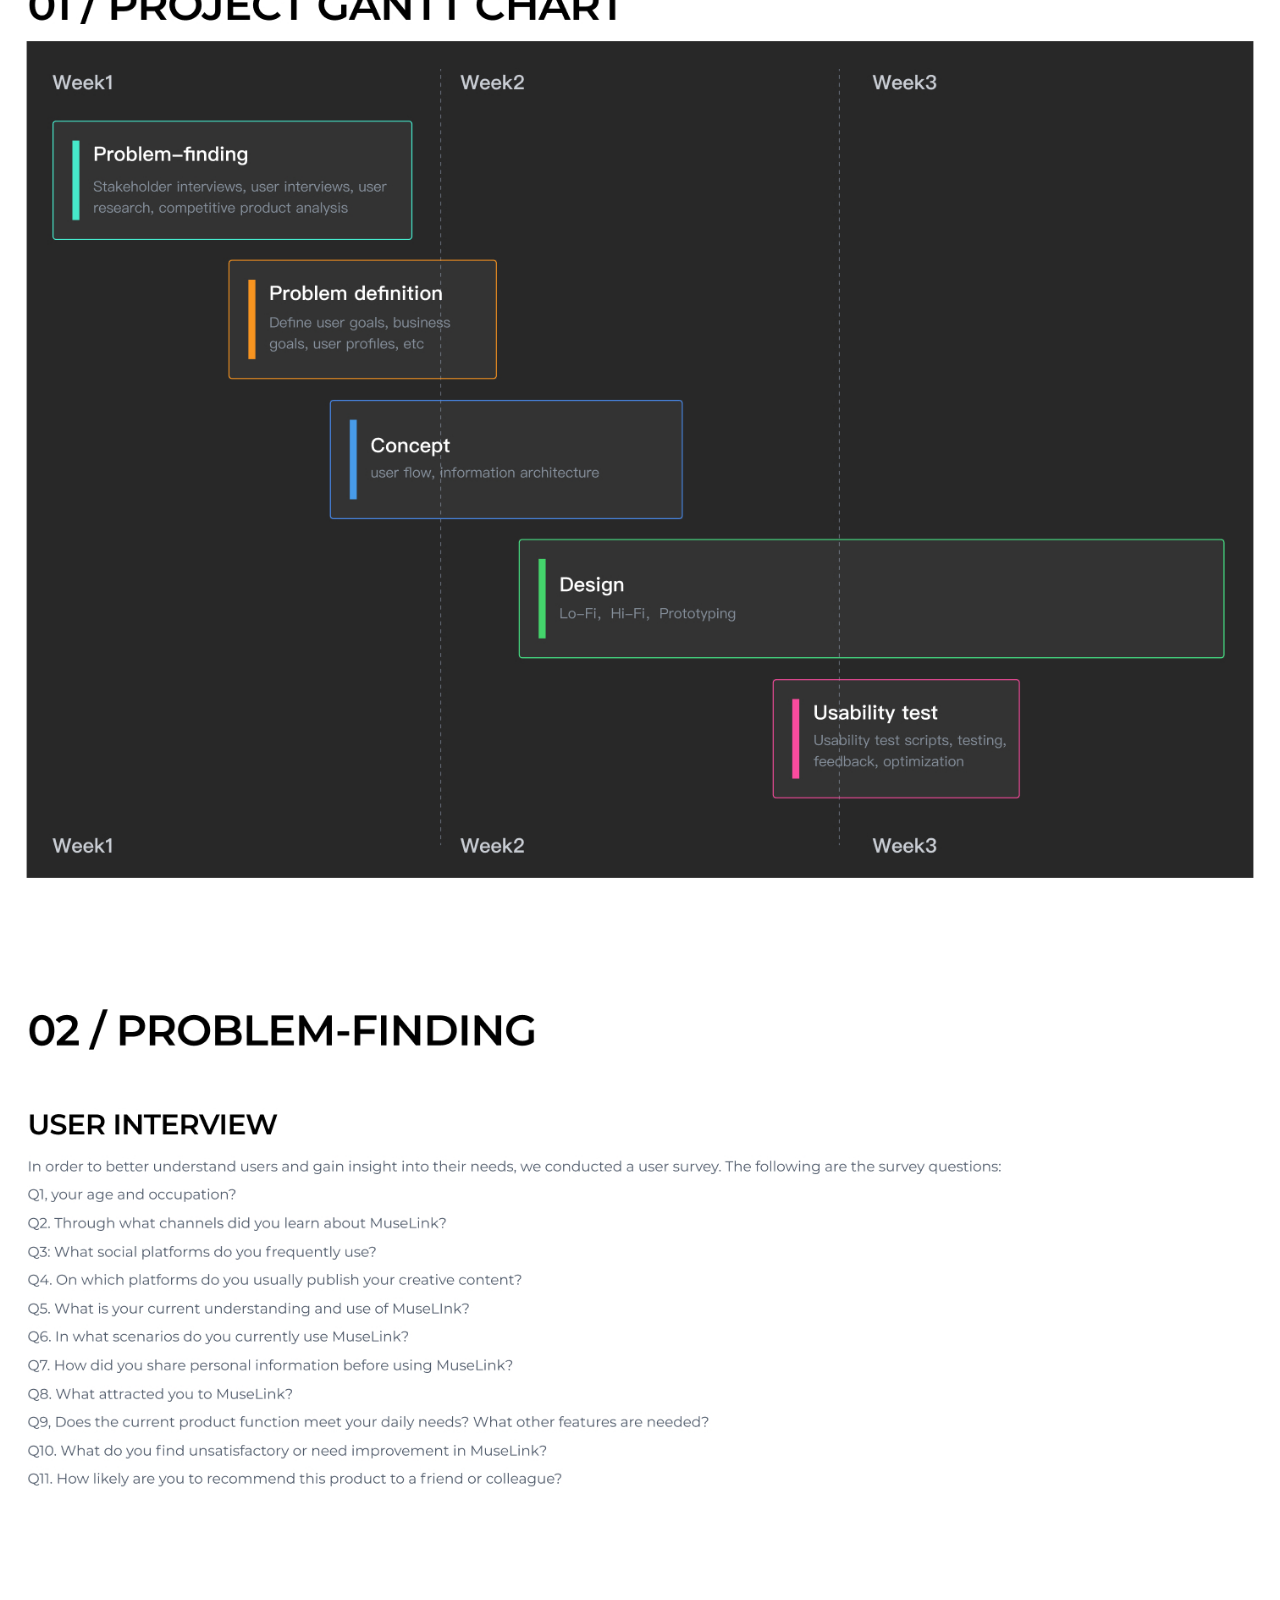
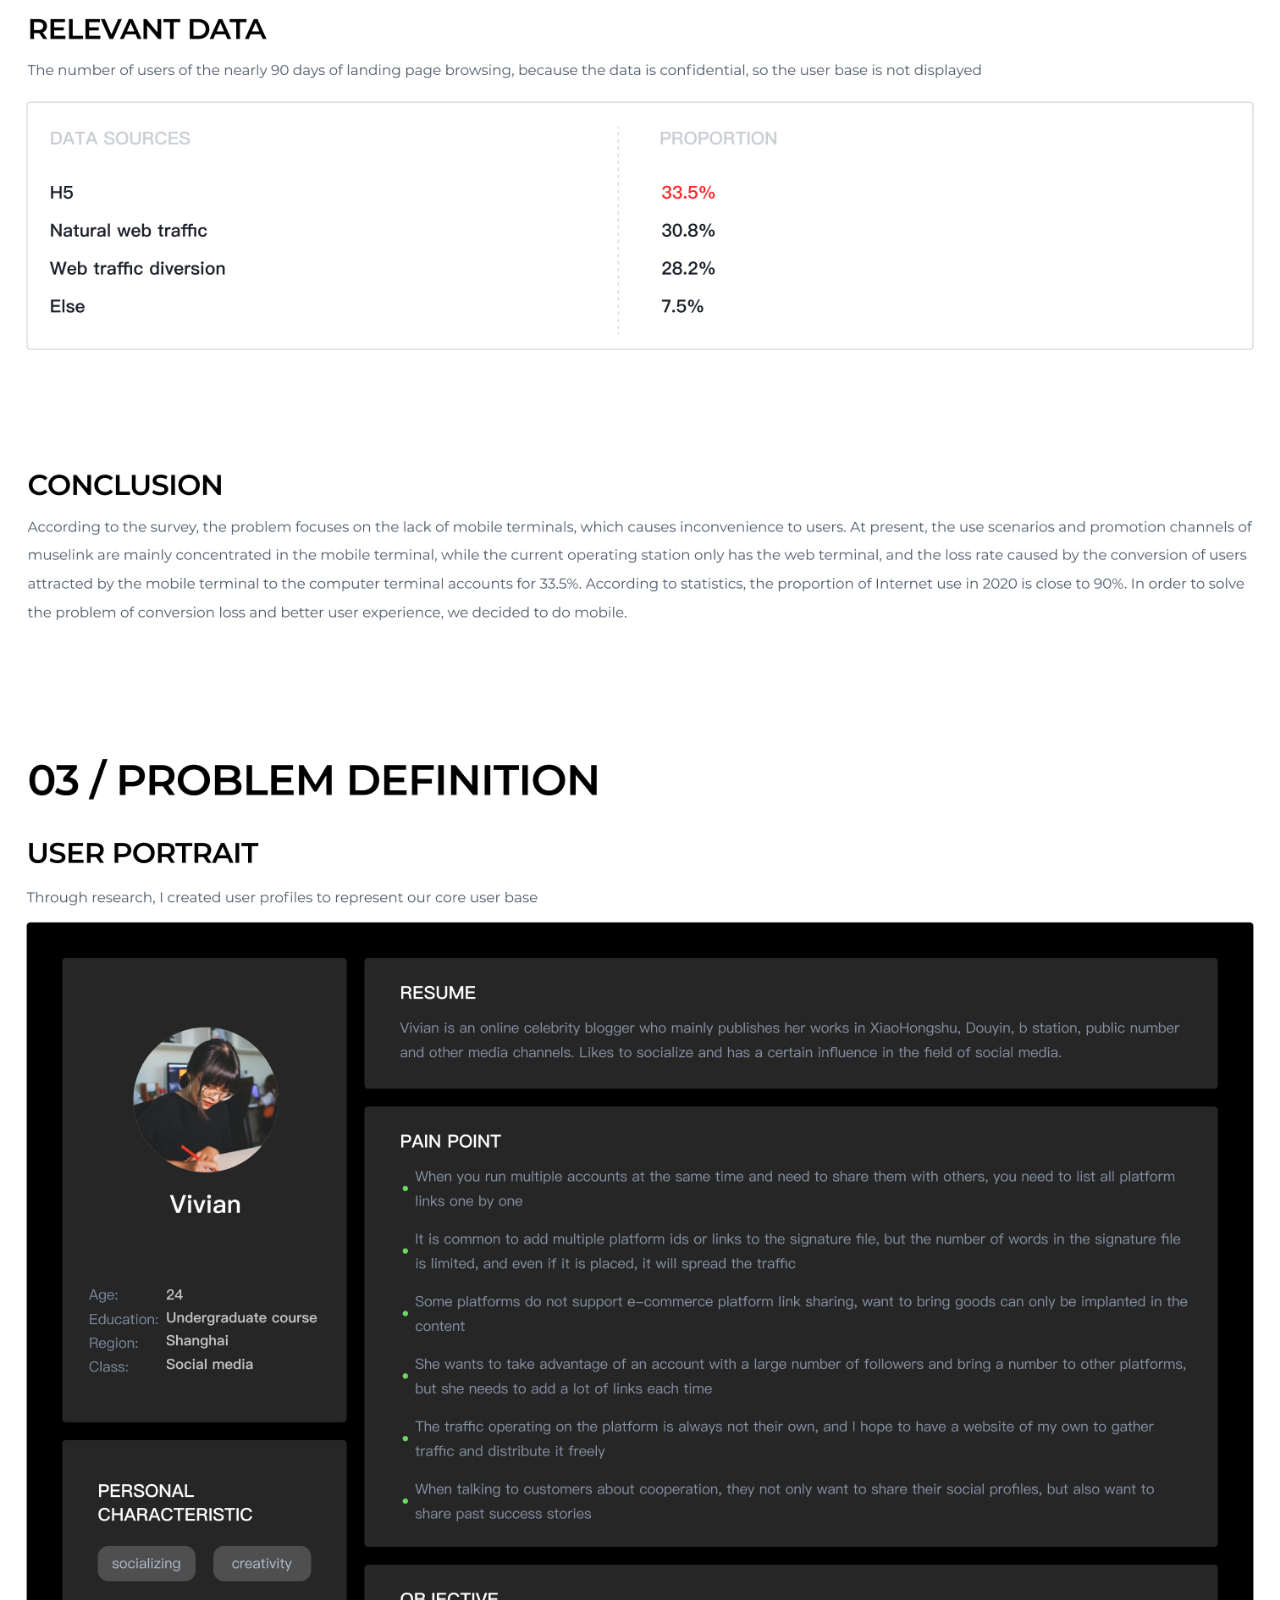
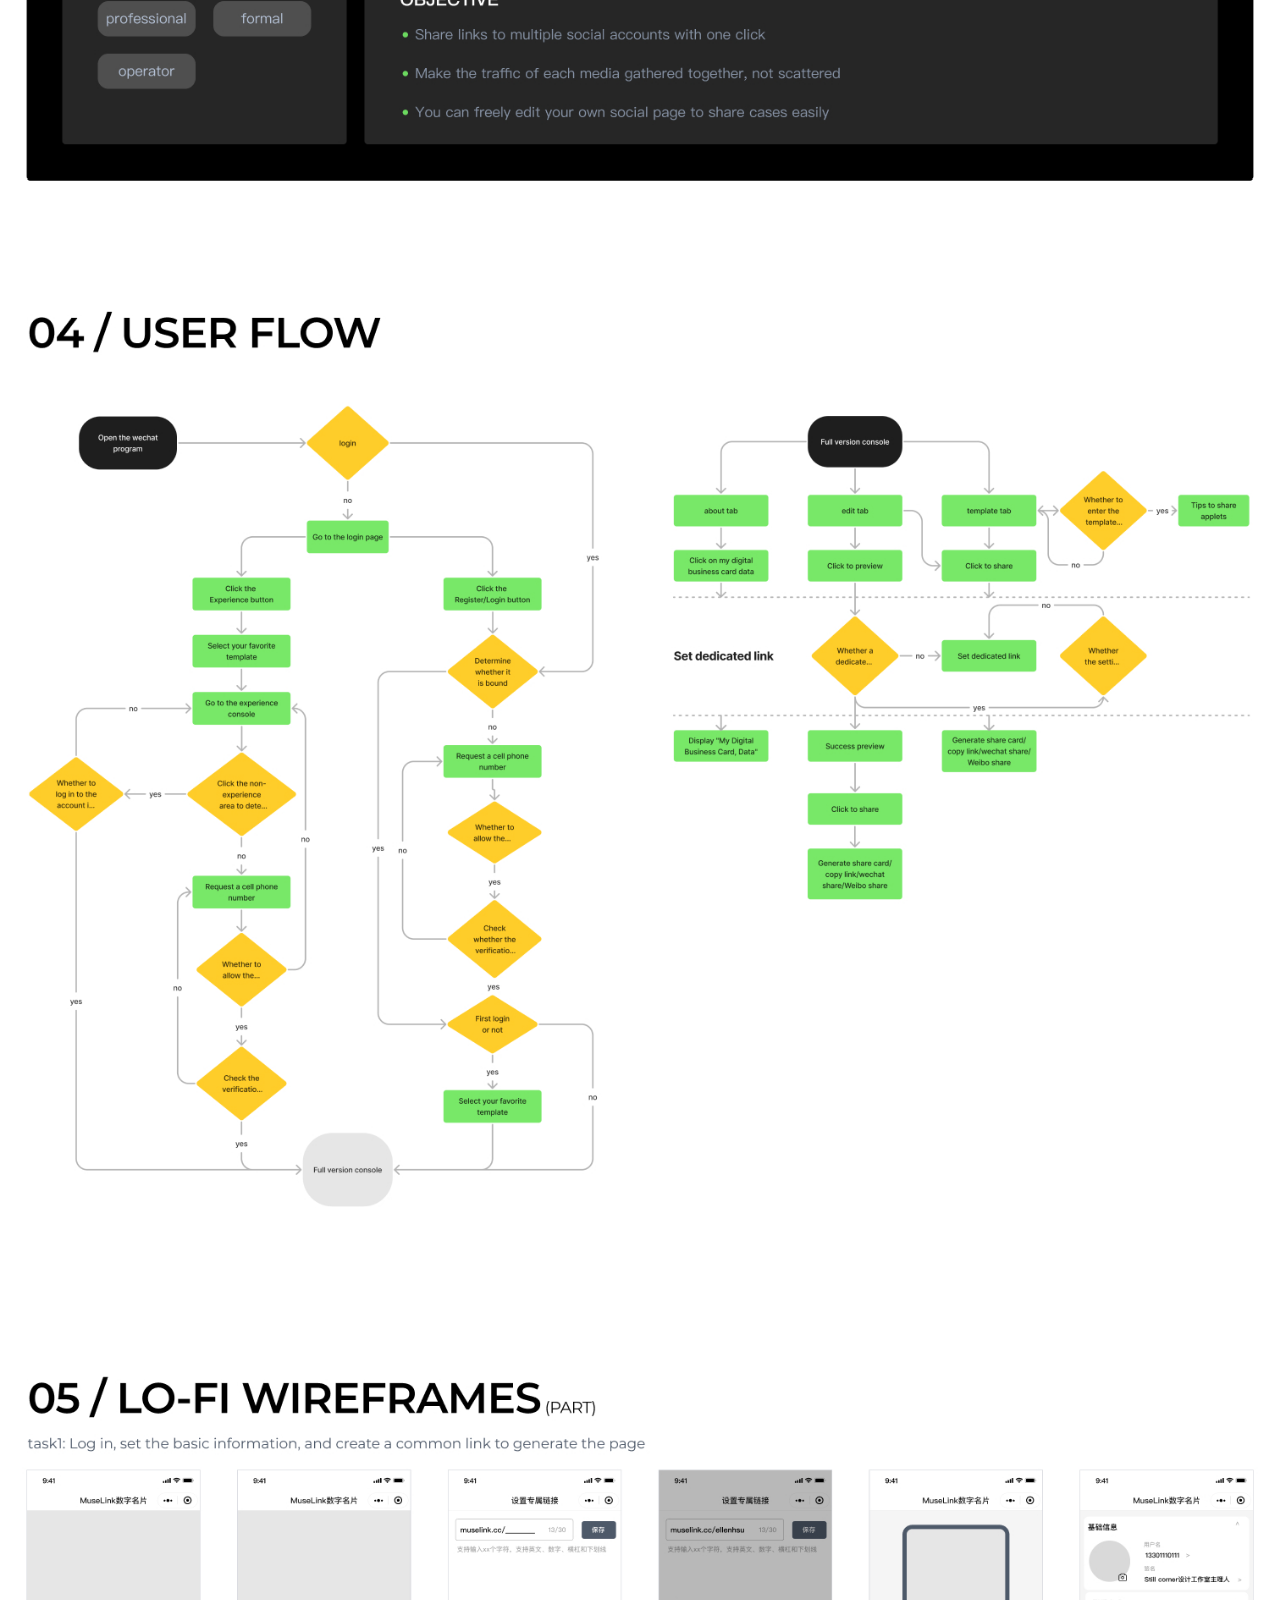
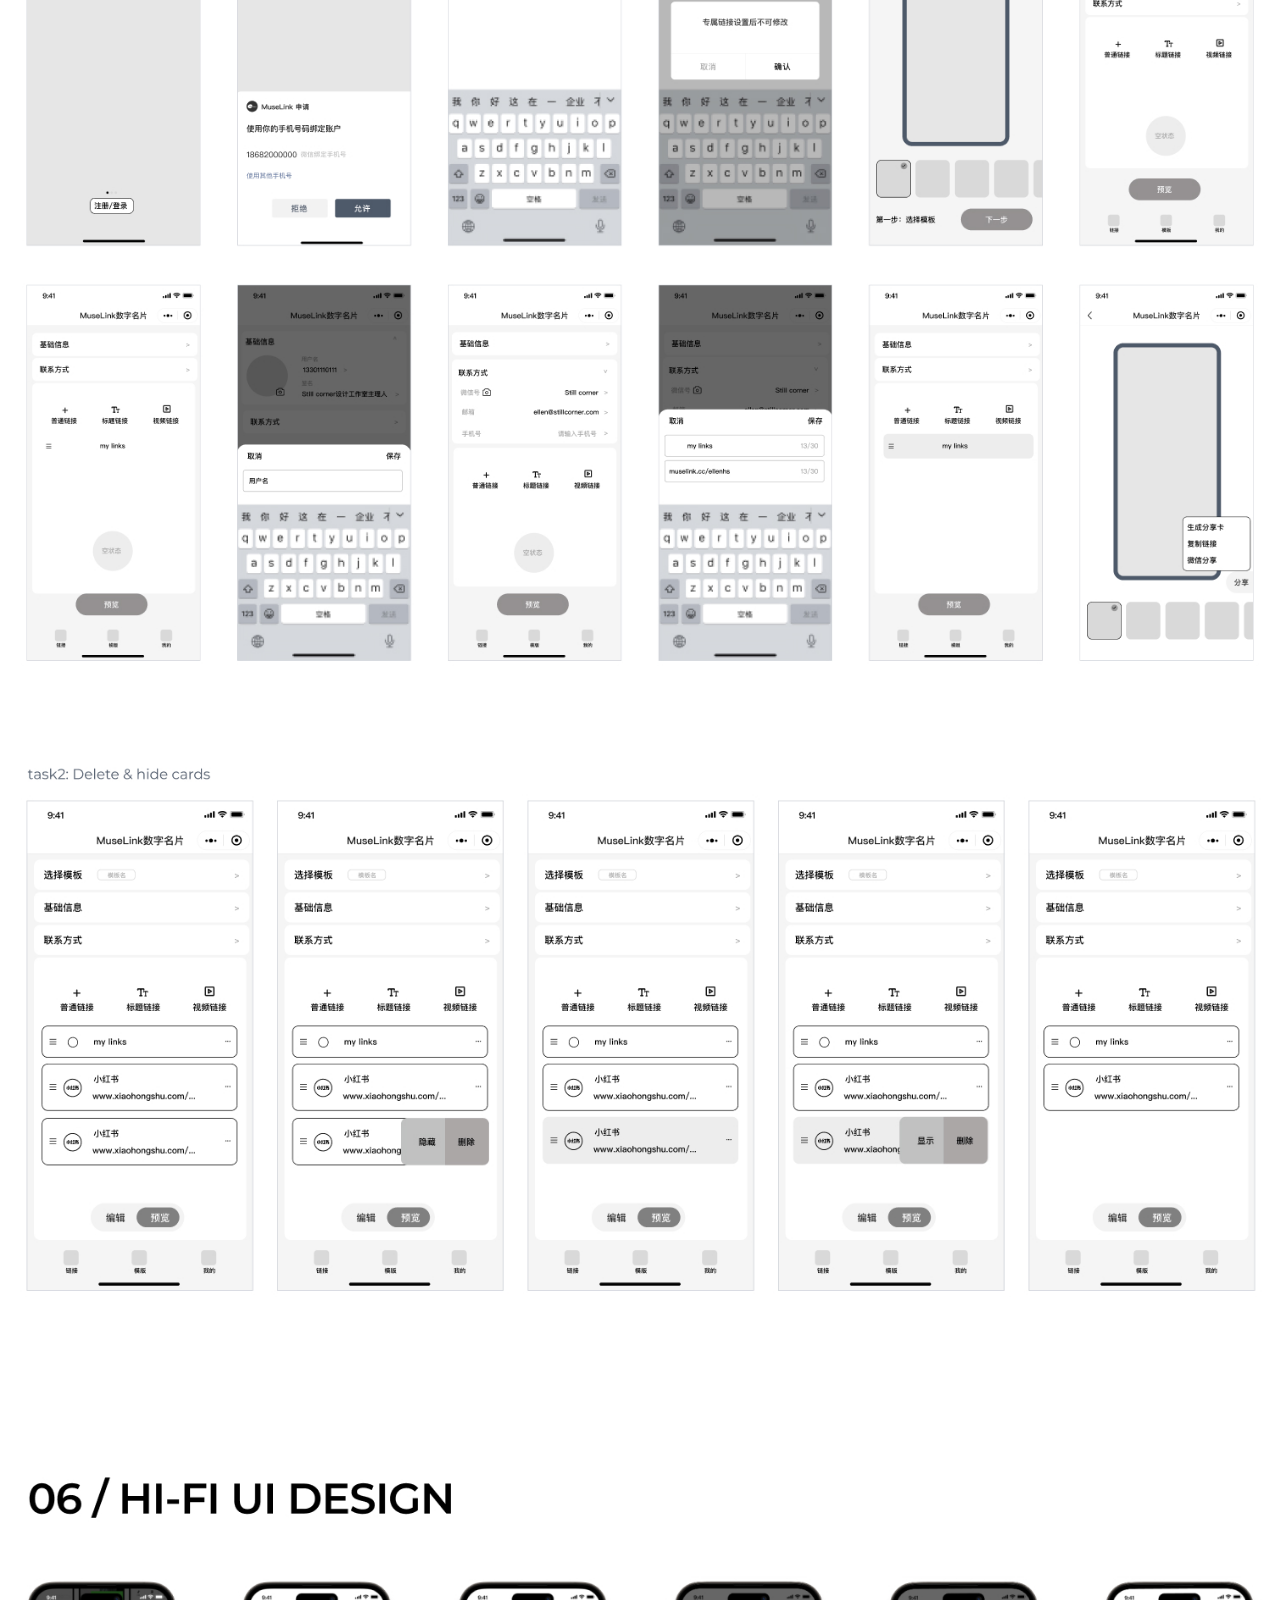
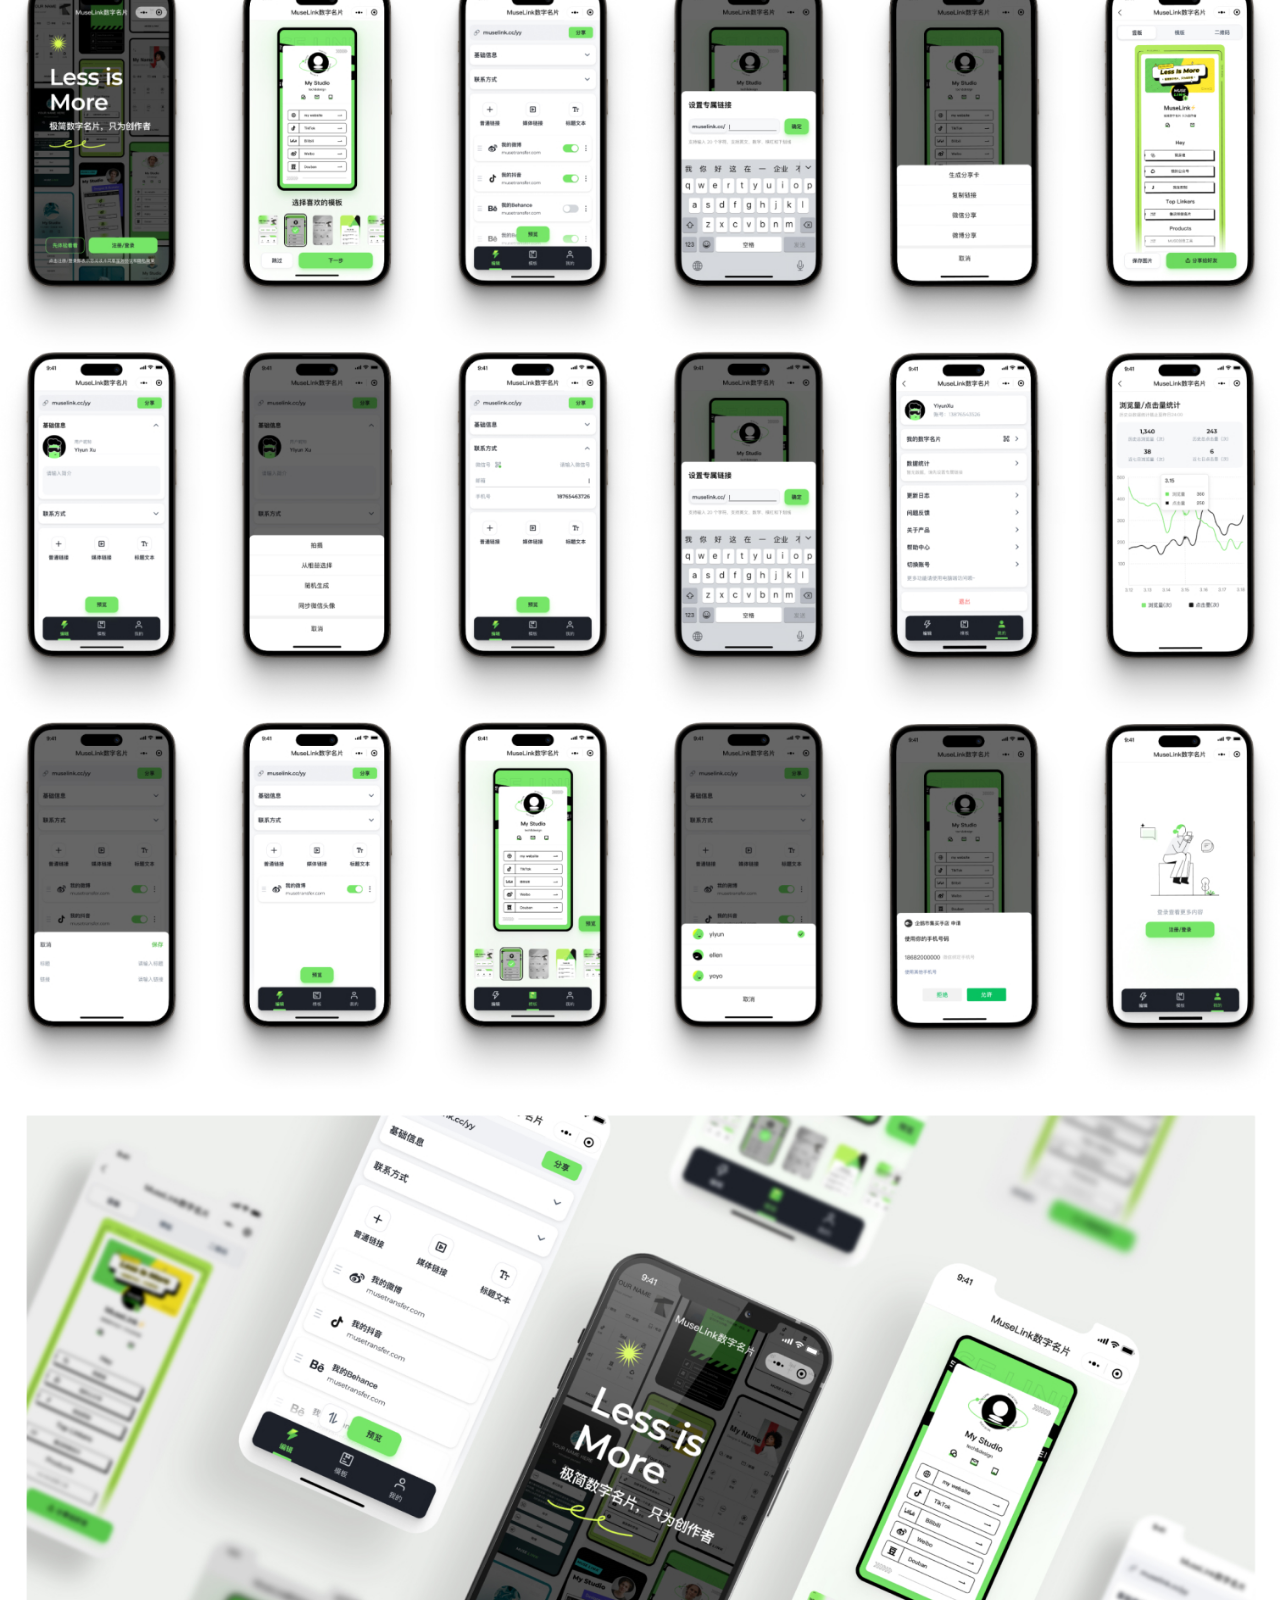
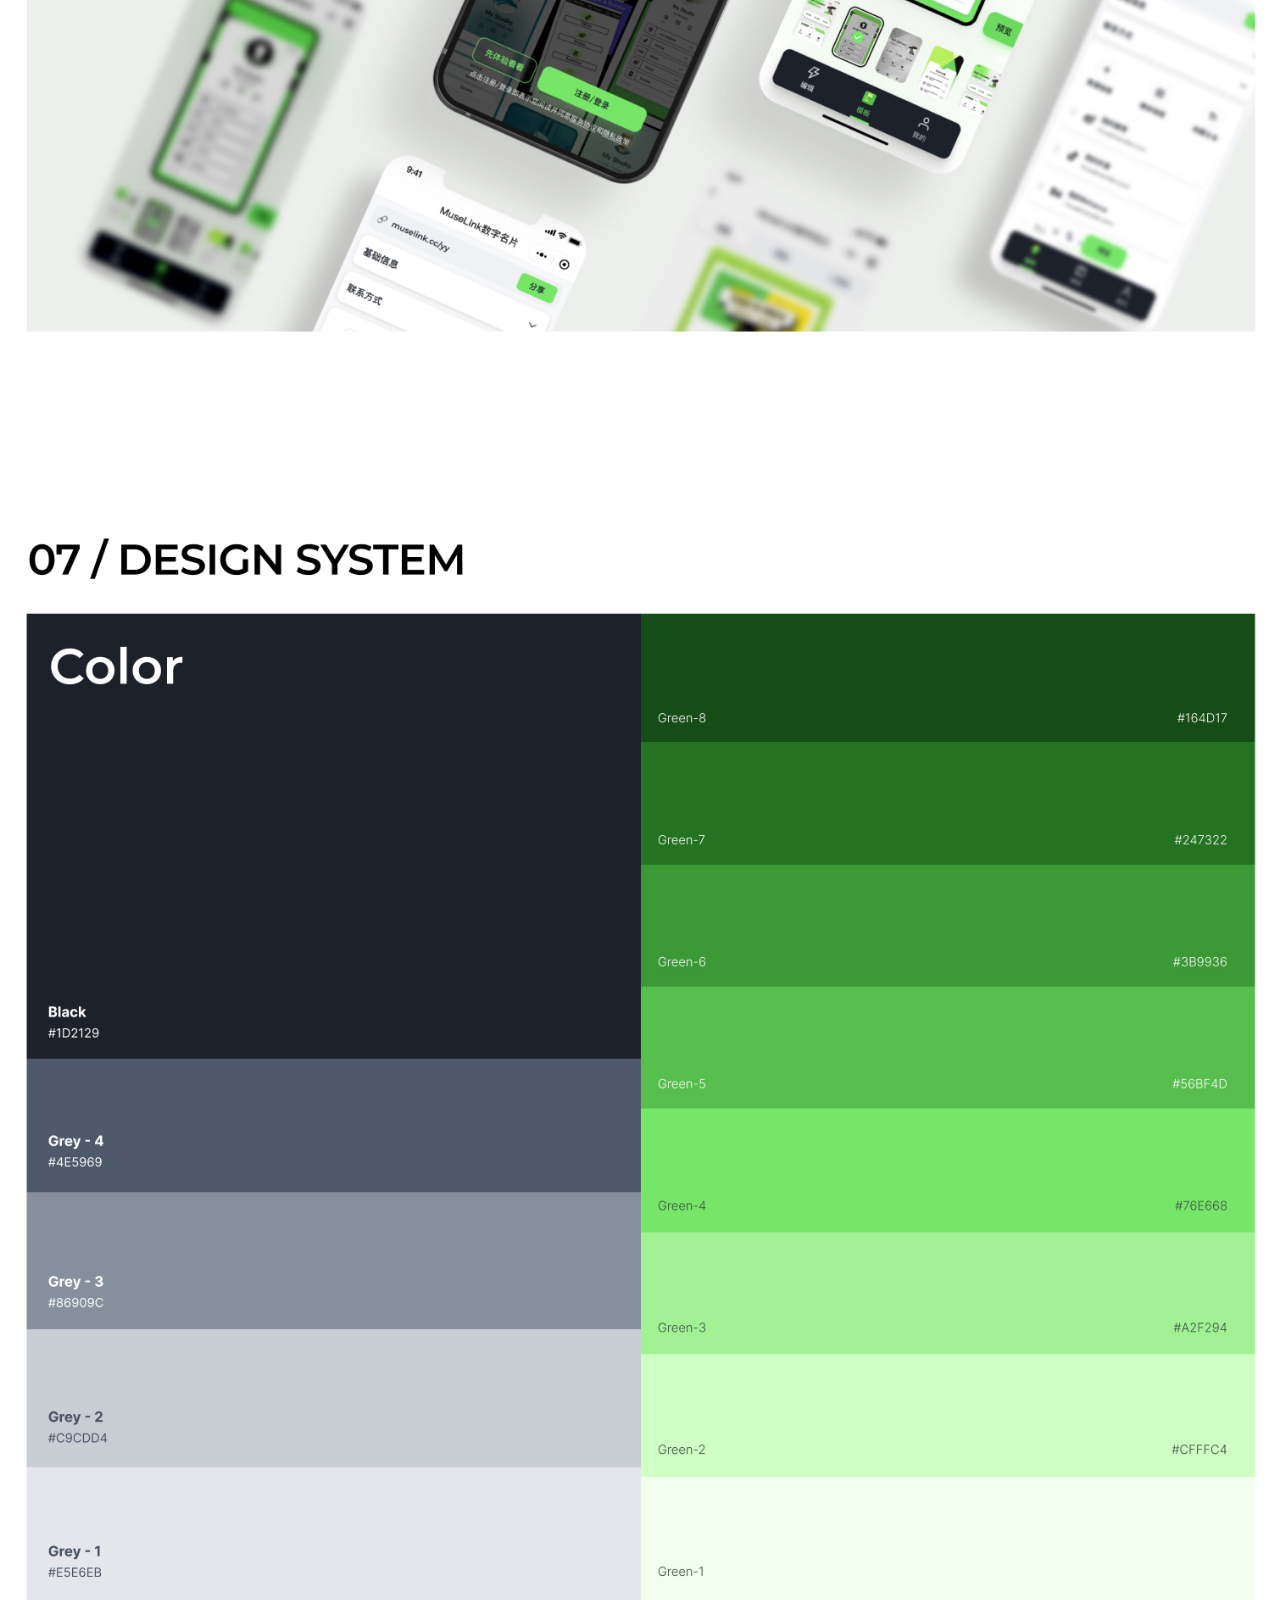
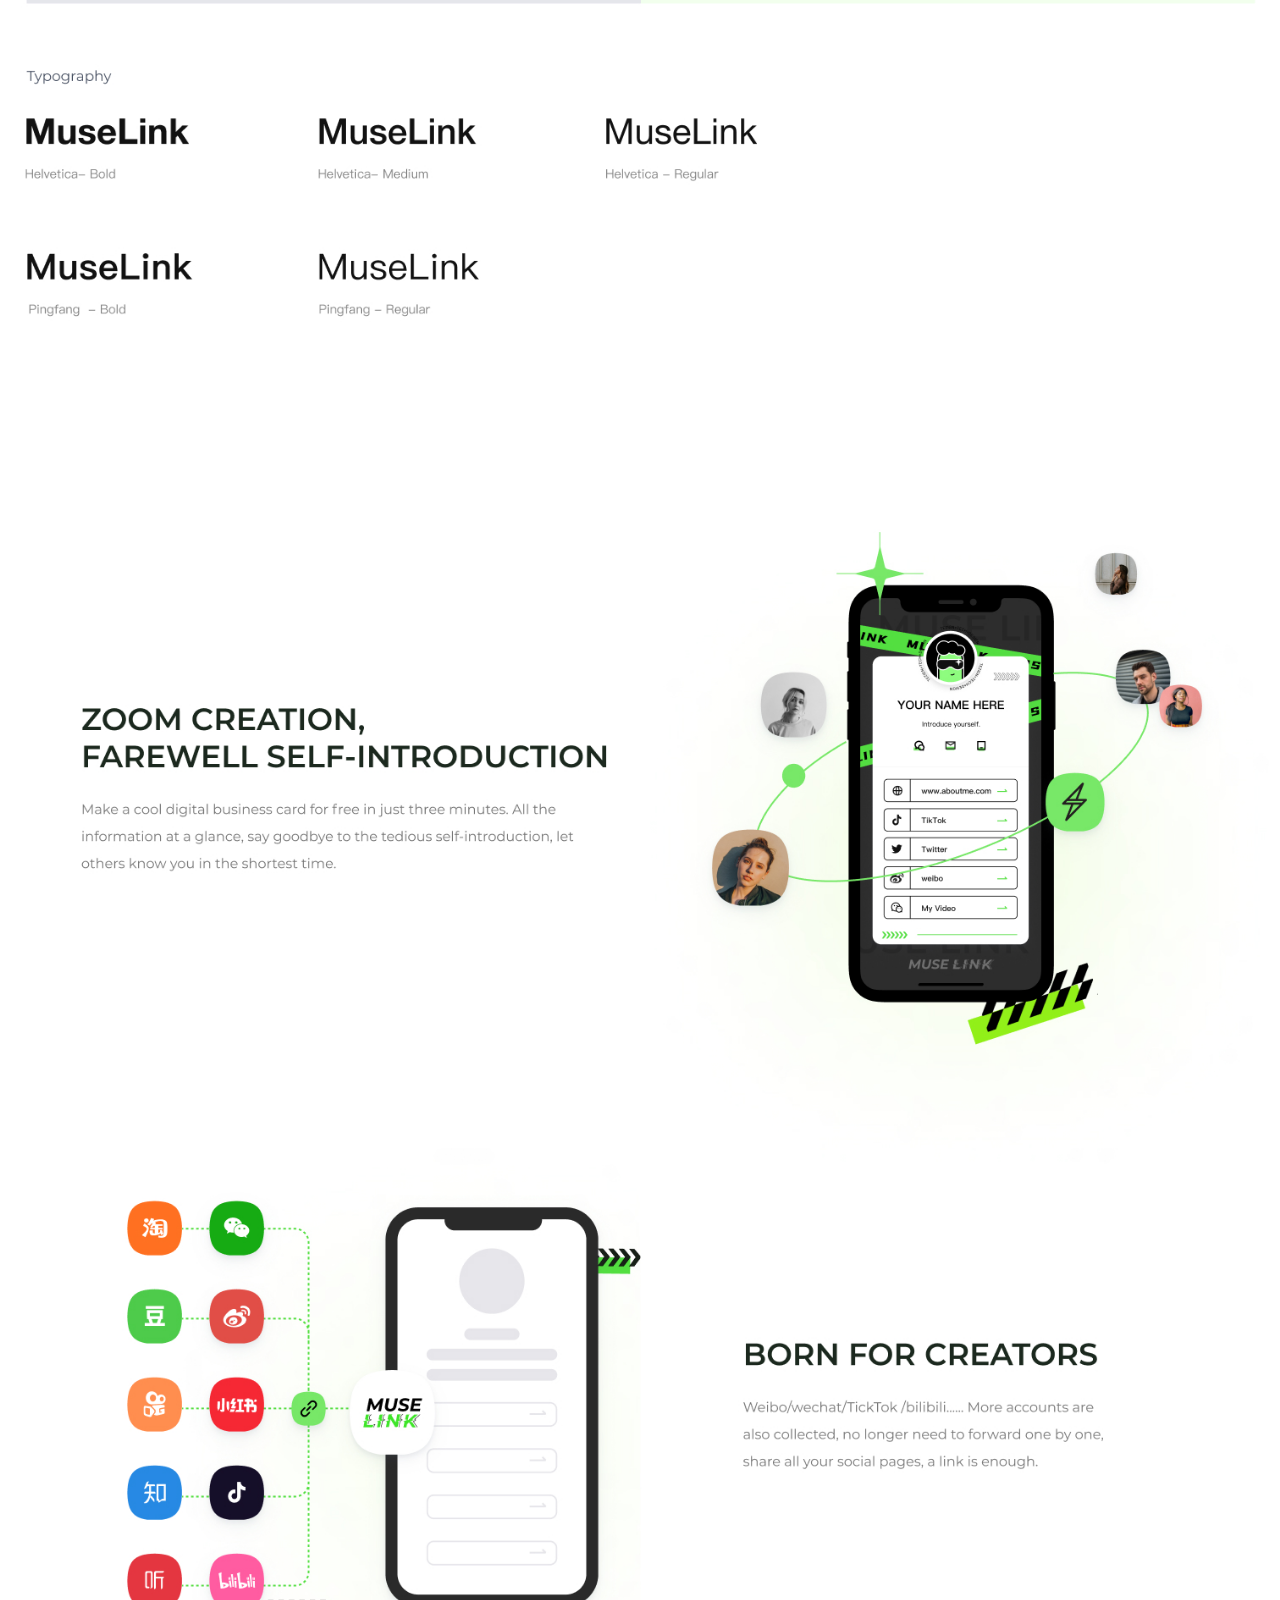
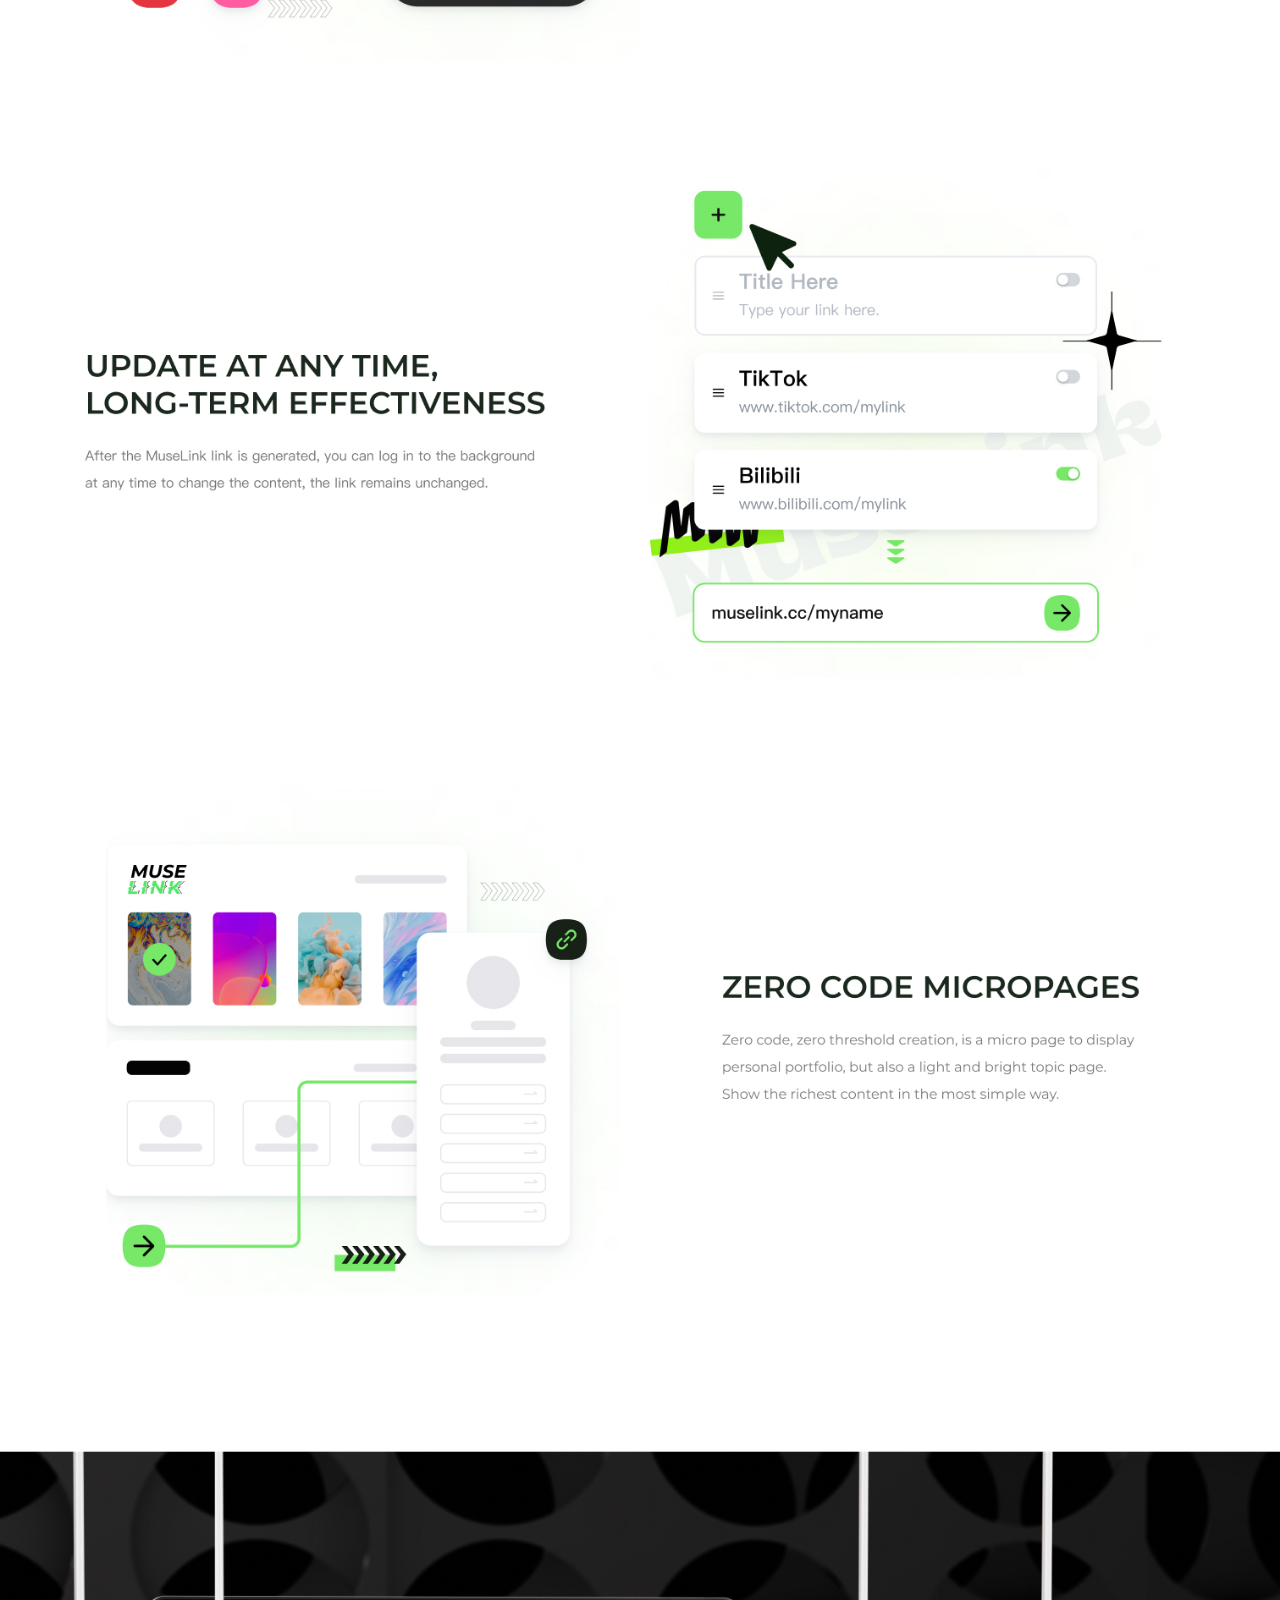
<file: work-muselink-mobile.html>
<!DOCTYPE html>
<html lang="zh-CN">
<head>
    <meta charset="UTF-8">
    <meta name="viewport" content="width=device-width, initial-scale=1.0">
    <title>Zeal Design | 知设计</title>
    <meta name="description" content="在UI/UX、品牌设计、平面设计以及AIGC等多个领域，Zeal Design为众多客户提供专业而多元化的服务。我们致力于以创新和卓越的设计，为客户创造价值，推动品牌成长。">
    <meta name="keywords" content="设计师,UI,UX,品牌设计,平面设计">
    <link rel="icon" href="assets/favicon.ico" type="image/x-icon">
    <link rel="stylesheet" href="styles.css">
    <link rel="stylesheet" href="work.css">
    <link rel="stylesheet" href="work-showcase.css">
    <link rel="preload" href="./fonts/Zain-Bold.woff2" as="font" type="font/woff2" crossorigin="anonymous">
    <link rel="preload" href="./fonts/Zain-Light.woff2" as="font" type="font/woff2" crossorigin="anonymous">
    <link rel="preload" href="./fonts/Zain.woff2" as="font" type="font/woff2" crossorigin="anonymous">
    <style>
        @media (max-width: 768px) { /* 根据需要调整最大宽度 */
            .work-nav-container {
                display: none; /* 隐藏导航栏 */
            }
        }
    </style>
</head>
<body>
    <!-- 导航栏 -->
    <nav class="work-nav-container">
        <div class="work-logo">
            <a href="index.html?skipLoading=true">
                <img src="assets/logo.svg" alt="Logo">
            </a>
        </div>
            
            <div class="work-menu-container">
                <div class="work-menu-items">
                    <a href="index.html?skipLoading=true">Home</a>
                    <a href="work.html">Work</a>
                    <a href="about.html">About</a>
                </div>
                <button class="contact-btn">Contact</button>
                
                <!-- 添加弹窗 -->
                <div class="contact-popup">
                    <div class="popup-content">
                        <div class="qr-container">
                            <div class="qr-code">
                                <img src="assets/qrcode.png" alt="QR Code">
                            </div>
                            <div class="qr-text">Scan it with Wechat</div>
                        </div>
                        <div class="email-container">
                            <div class="email-box">
                                <span class="email-label">Email:</span>
                                <span class="email-address">xu_art@hotmail.com</span>
                               <div class="email-icon">
                                    <a href="mailto:xu_art@hotmail.com">
                                        <div class="email-icon-box" style="background-image: url('assets/mail-to-right.svg');"></div>
                                    </a>
                                </div>
                            </div>
                        </div>
                    </div>
                </div>
            </div>
        </nav>
    
        <!-- 作品展示区 -->
        <div class="work-showcase">
            <img src="assets/muselink-mobile/muselink-mobile-Slice 1.jpg" alt="Muselink Mobile Design 1">
            <img src="assets/muselink-mobile/muselink-mobile-Slice 2.jpg" alt="Muselink Mobile Design 2">
            <img src="assets/muselink-mobile/muselink-mobile-Slice 3.jpg" alt="Muselink Mobile Design 3">
            <img src="assets/muselink-mobile/muselink-mobile-Slice 4.jpg" alt="Muselink Mobile Design 4">
            <img src="assets/muselink-mobile/muselink-mobile-Slice 5.jpg" alt="Muselink Mobile Design 5">
            <img src="assets/muselink-mobile/muselink-mobile-Slice 6.jpg" alt="Muselink Mobile Design 6">
            <img src="assets/muselink-mobile/muselink-mobile-Slice 7.jpg" alt="Muselink Mobile Design 7">
            <img src="assets/muselink-mobile/muselink-mobile-Slice 8.jpg" alt="Muselink Mobile Design 8">
            <img src="assets/muselink-mobile/muselink-mobile-Slice 9.jpg" alt="Muselink Mobile Design 9">
            <img src="assets/muselink-mobile/muselink-mobile-Slice 10.jpg" alt="Muselink Mobile Design 10">
            <img src="assets/muselink-mobile/muselink-mobile-Slice 11.jpg" alt="Muselink Mobile Design 11">
            <img src="assets/muselink-mobile/muselink-mobile-Slice 12.jpg" alt="Muselink Mobile Design 12">
            <img src="assets/muselink-mobile/muselink-mobile-Slice 13.jpg" alt="Muselink Mobile Design 13">
            <img src="assets/muselink-mobile/muselink-mobile-Slice 14.jpg" alt="Muselink Mobile Design 14">
            <img src="assets/muselink-mobile/muselink-mobile-Slice 15.jpg" alt="Muselink Mobile Design 15">
            <img src="assets/muselink-mobile/muselink-mobile-Slice 16.jpg" alt="Muselink Mobile Design 16">
            <img src="assets/muselink-mobile/muselink-mobile-Slice 17.jpg" alt="Muselink Mobile Design 17">
            <img src="assets/muselink-mobile/muselink-mobile-Slice 18.jpg" alt="Muselink Mobile Design 18">
            <img src="assets/muselink-mobile/muselink-mobile-Slice 19.jpg" alt="Muselink Mobile Design 19">
            <img src="assets/muselink-mobile/muselink-mobile-Slice 20.jpg" alt="Muselink Mobile Design 20">
            <img src="assets/muselink-mobile/muselink-mobile-Slice 21.jpg" alt="Muselink Mobile Design 21">
        </div>
        <script src="cursor.js"></script>
</body>
</html>
</file>
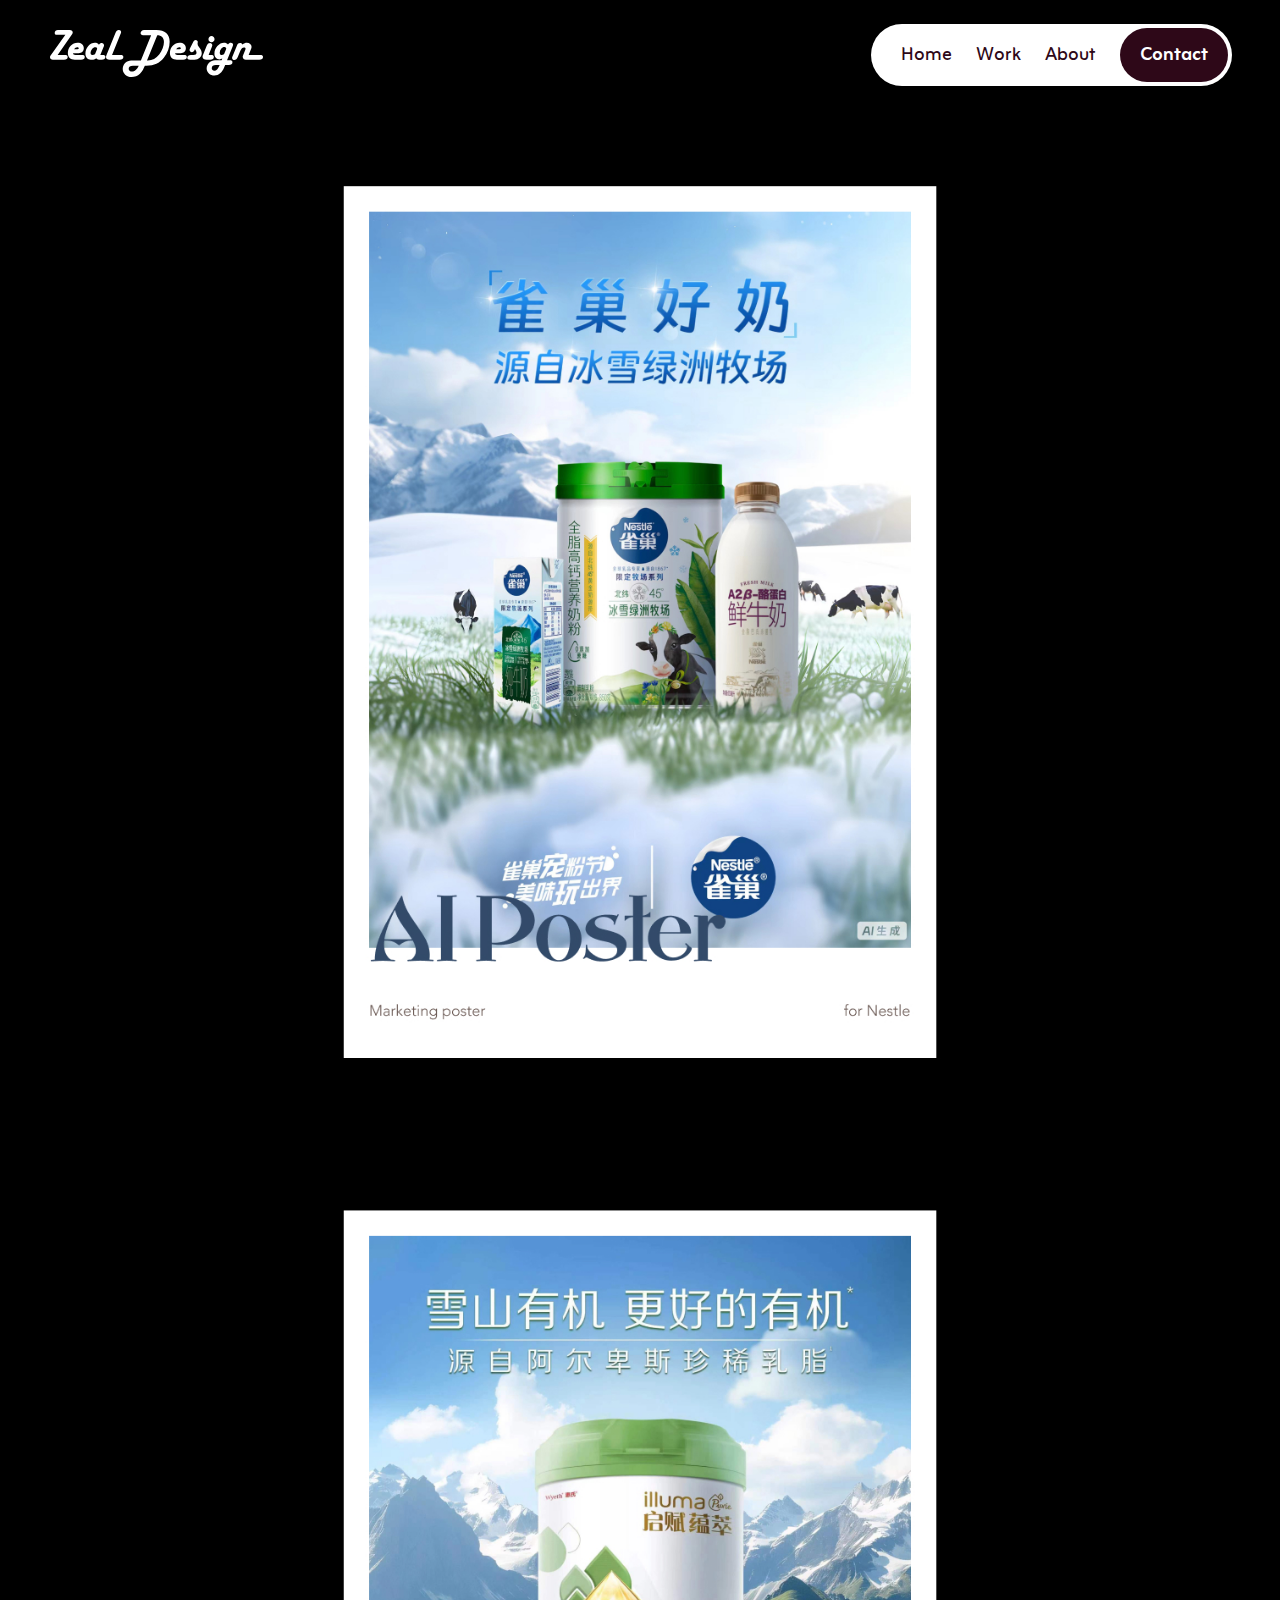
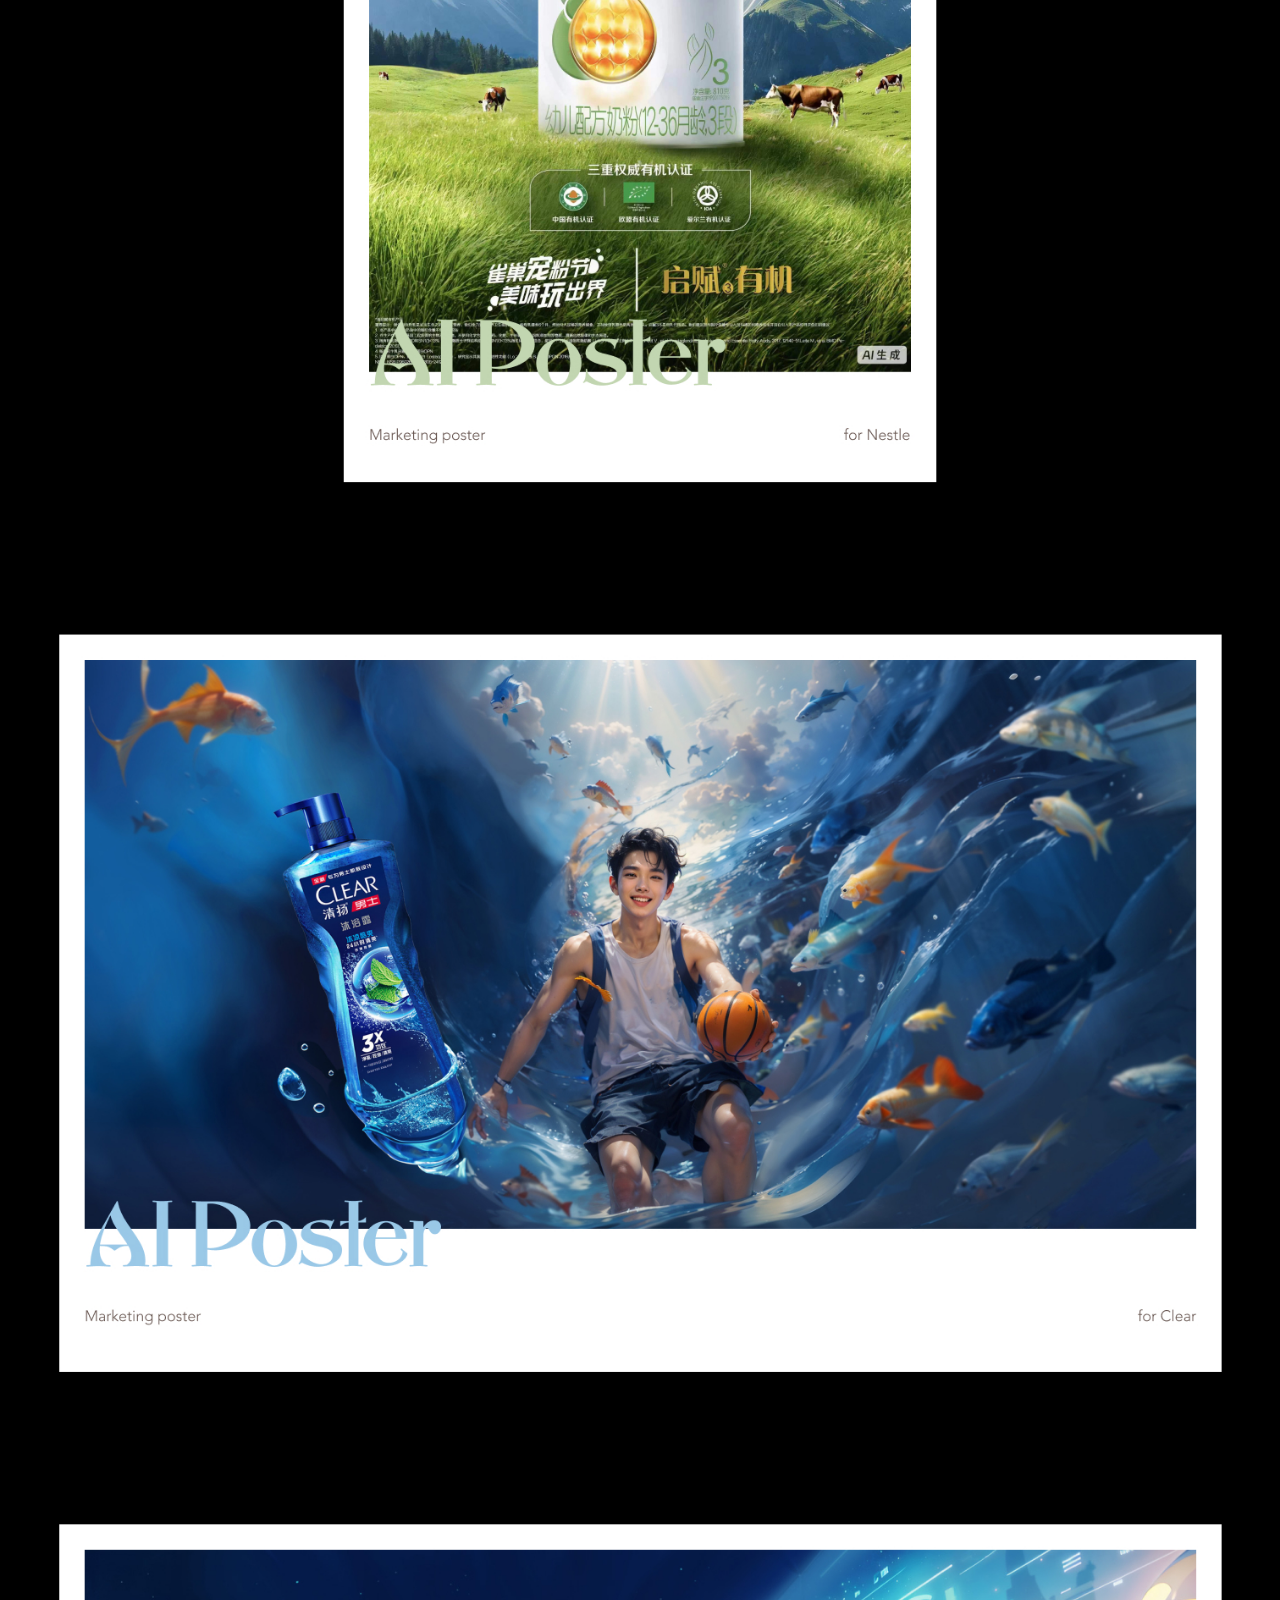
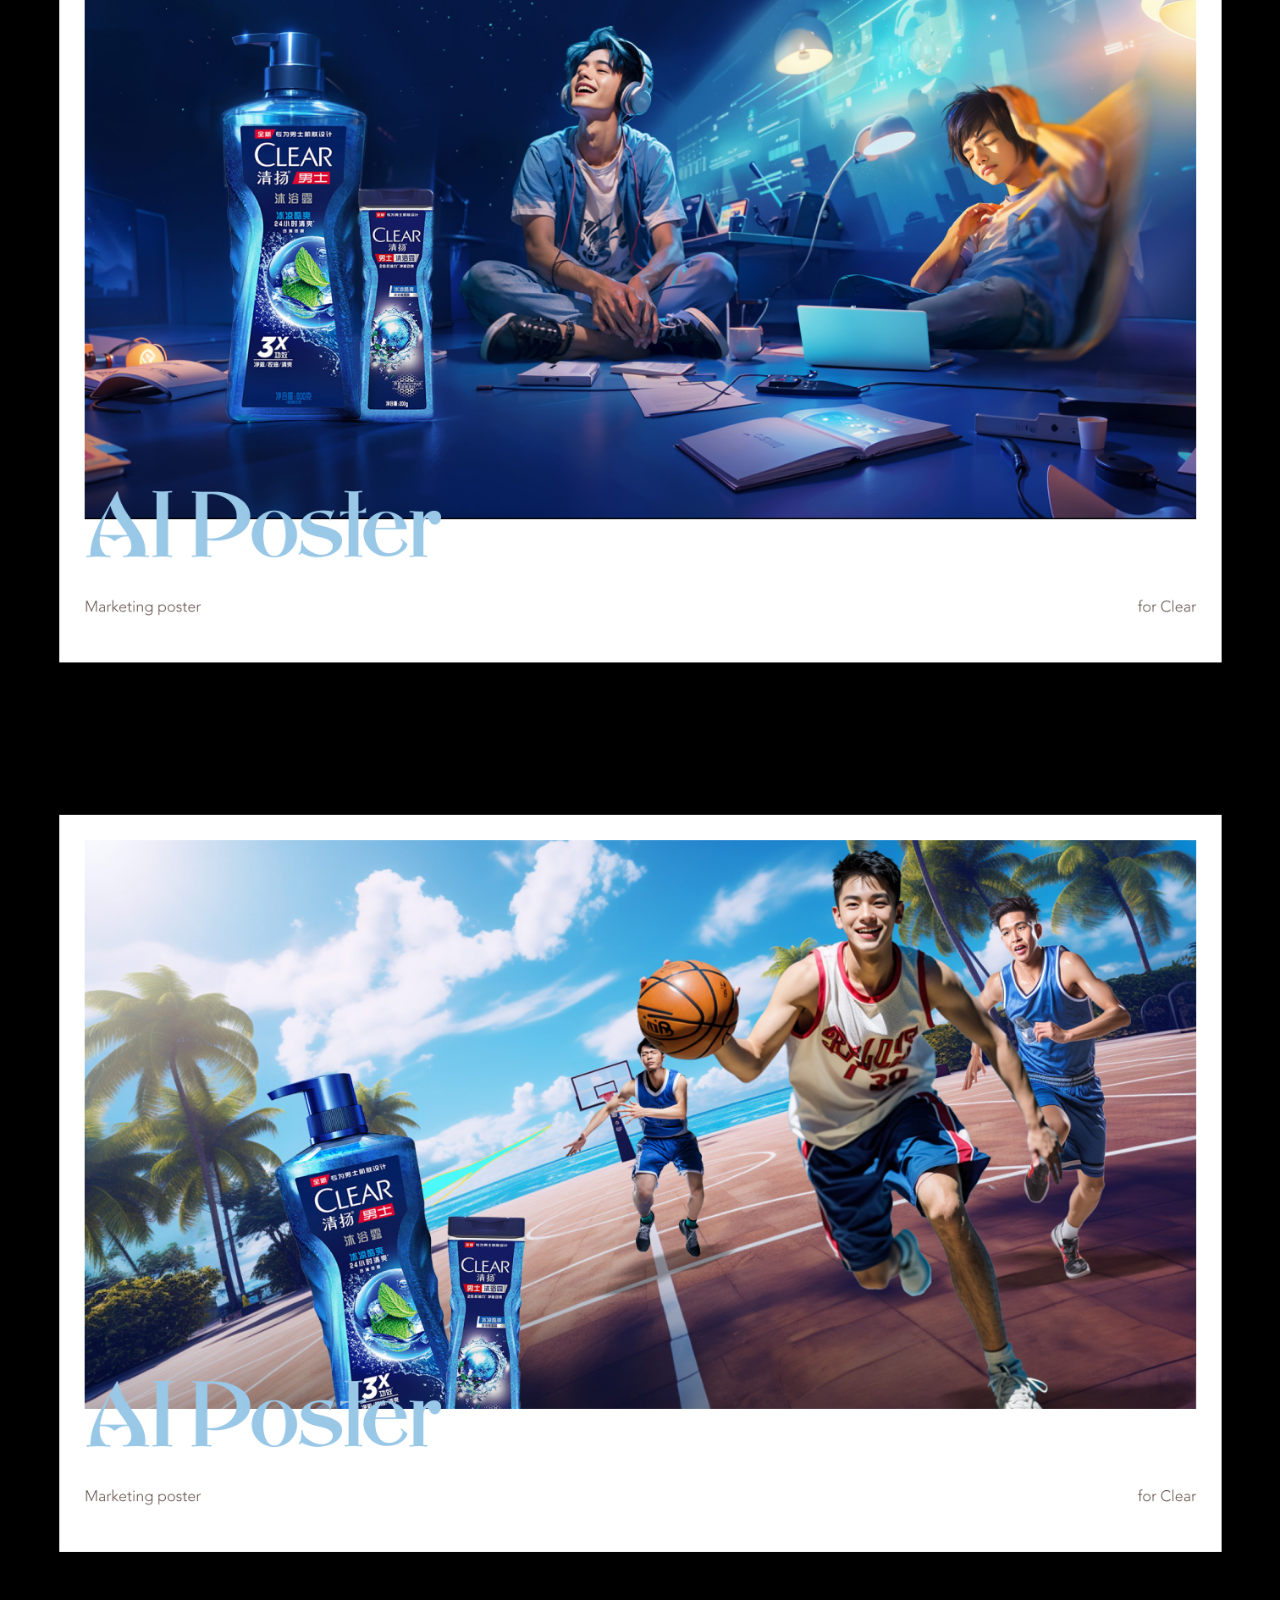
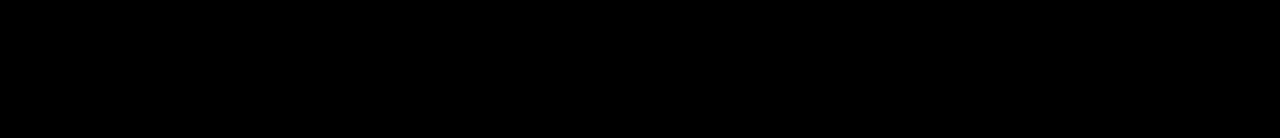
<file: work-nestle-AIGC.html>
<!DOCTYPE html>
<html lang="zh-CN">
<head>
    <meta charset="UTF-8">
    <meta name="viewport" content="width=device-width, initial-scale=1.0">
    <title>Zeal Design | 知设计</title>
    <meta name="description" content="在UI/UX、品牌设计、平面设计以及AIGC等多个领域，Zeal Design为众多客户提供专业而多元化的服务。我们致力于以创新和卓越的设计，为客户创造价值，推动品牌成长。">
    <meta name="keywords" content="设计师,UI,UX,品牌设计,平面设计">
    <link rel="icon" href="assets/favicon.ico" type="image/x-icon">
    <link rel="stylesheet" href="styles.css">
    <link rel="stylesheet" href="work.css">
    <link rel="stylesheet" href="work-showcase.css">
    <link rel="preload" href="./fonts/Zain-Bold.woff2" as="font" type="font/woff2" crossorigin="anonymous">
    <link rel="preload" href="./fonts/Zain-Light.woff2" as="font" type="font/woff2" crossorigin="anonymous">
    <link rel="preload" href="./fonts/Zain.woff2" as="font" type="font/woff2" crossorigin="anonymous">
    <style>
        @media (max-width: 768px) { /* 根据需要调整最大宽度 */
            .work-nav-container {
                display: none; /* 隐藏导航栏 */
            }
        }
    </style>
</head>
<body>
    <!-- 导航栏 -->
    <nav class="work-nav-container">
        <div class="work-logo">
            <a href="index.html?skipLoading=true">
                <img src="assets/logo.svg" alt="Logo">
            </a>
        </div>
            
            <div class="work-menu-container">
                <div class="work-menu-items">
                    <a href="index.html?skipLoading=true">Home</a>
                    <a href="work.html">Work</a>
                    <a href="about.html">About</a>
                </div>
                <button class="contact-btn">Contact</button>
                
                <!-- 添加弹窗 -->
                <div class="contact-popup">
                    <div class="popup-content">
                        <div class="qr-container">
                            <div class="qr-code">
                                <img src="assets/qrcode.png" alt="QR Code">
                            </div>
                            <div class="qr-text">Scan it with Wechat</div>
                        </div>
                        <div class="email-container">
                            <div class="email-box">
                                <span class="email-label">Email:</span>
                                <span class="email-address">xu_art@hotmail.com</span>
                               <div class="email-icon">
                                    <a href="mailto:xu_art@hotmail.com">
                                        <div class="email-icon-box" style="background-image: url('assets/mail-to-right.svg');"></div>
                                    </a>
                                </div>
                            </div>
                        </div>
                    </div>
                </div>
            </div>
        </nav>
    
        <!-- 作品展示区 -->
        <div class="work-showcase">
            <img src="assets/nestle-AIGC/nestle-AIGC-Slice 1.jpg" alt="Nestle AIGC Design 1">
            <img src="assets/nestle-AIGC/nestle-AIGC-Slice 2.jpg" alt="Nestle AIGC Design 2">
            <img src="assets/nestle-AIGC/nestle-AIGC-Slice 3.jpg" alt="Nestle AIGC Design 3">
            <img src="assets/nestle-AIGC/nestle-AIGC-Slice 4.jpg" alt="Nestle AIGC Design 4">
            <img src="assets/nestle-AIGC/nestle-AIGC-Slice 5.jpg" alt="Nestle AIGC Design 5">
        </div>
        <script src="cursor.js"></script>
</body>
</html>
</file>
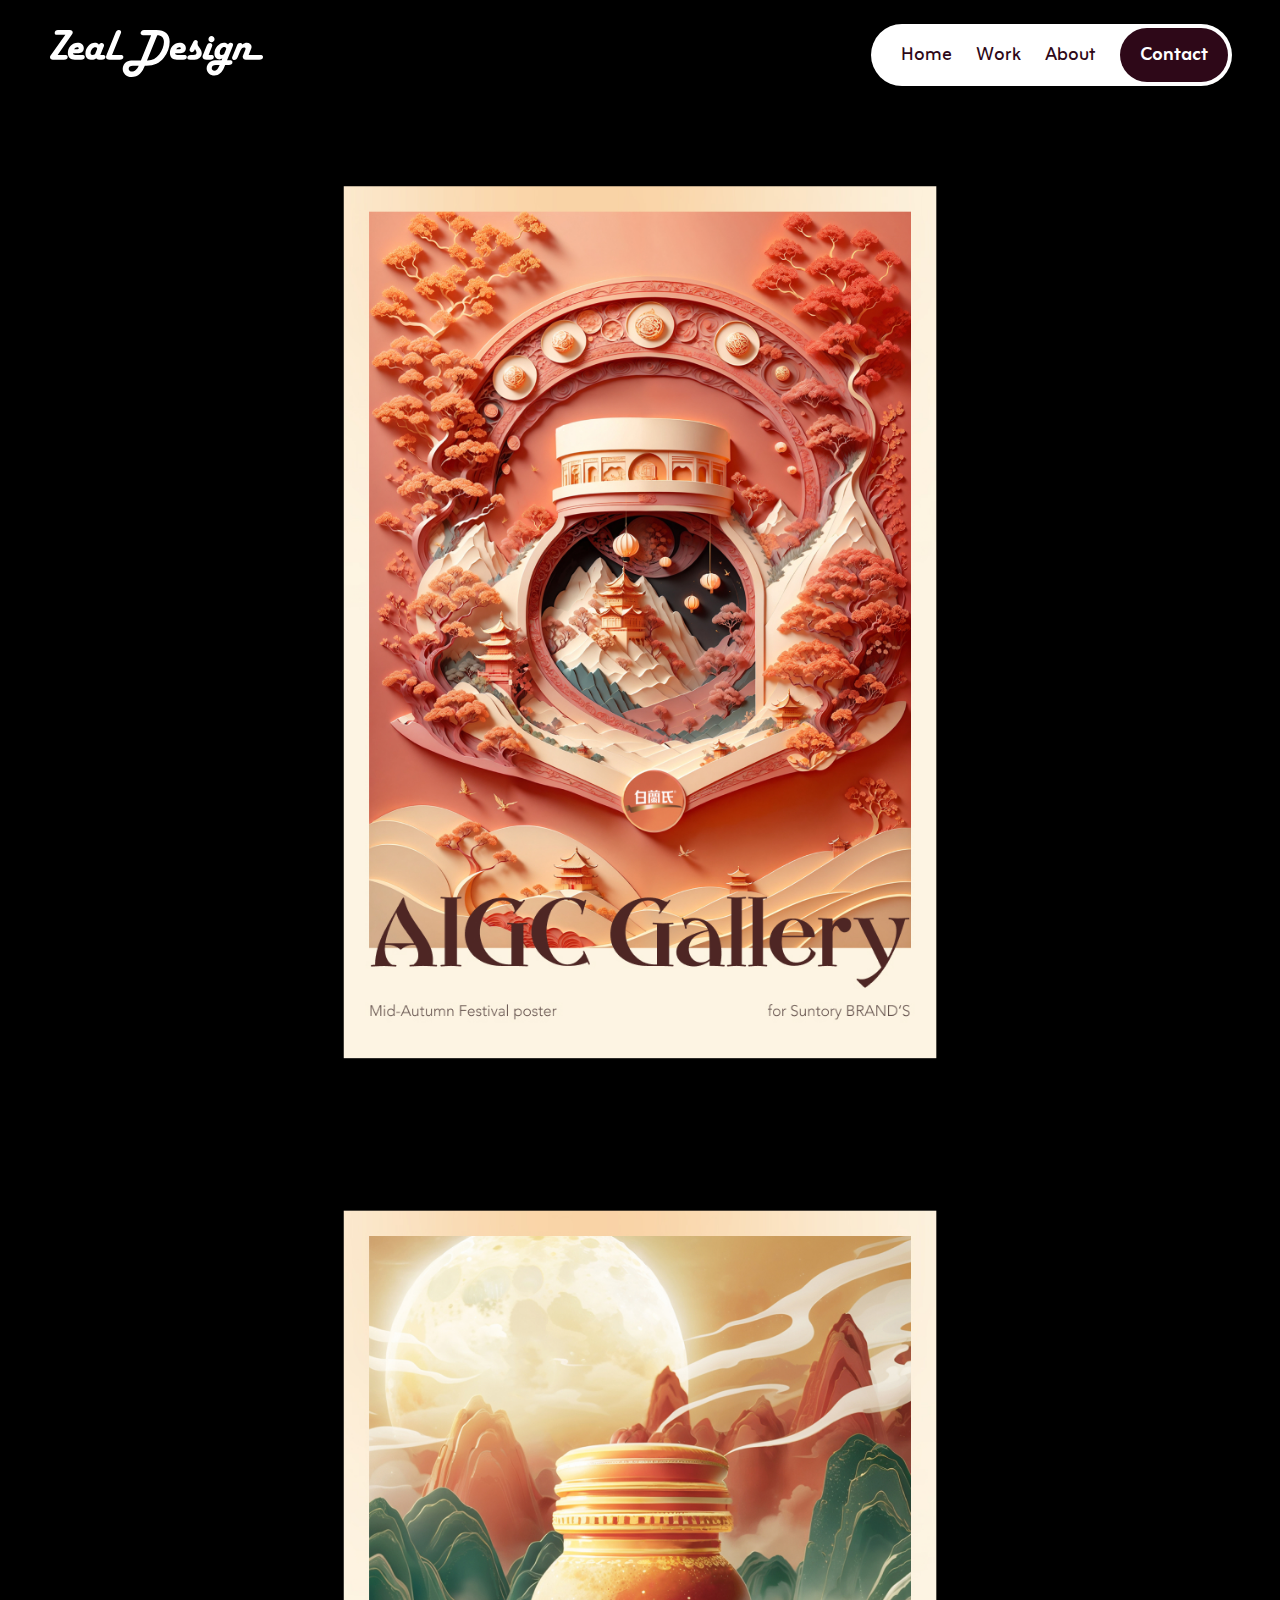
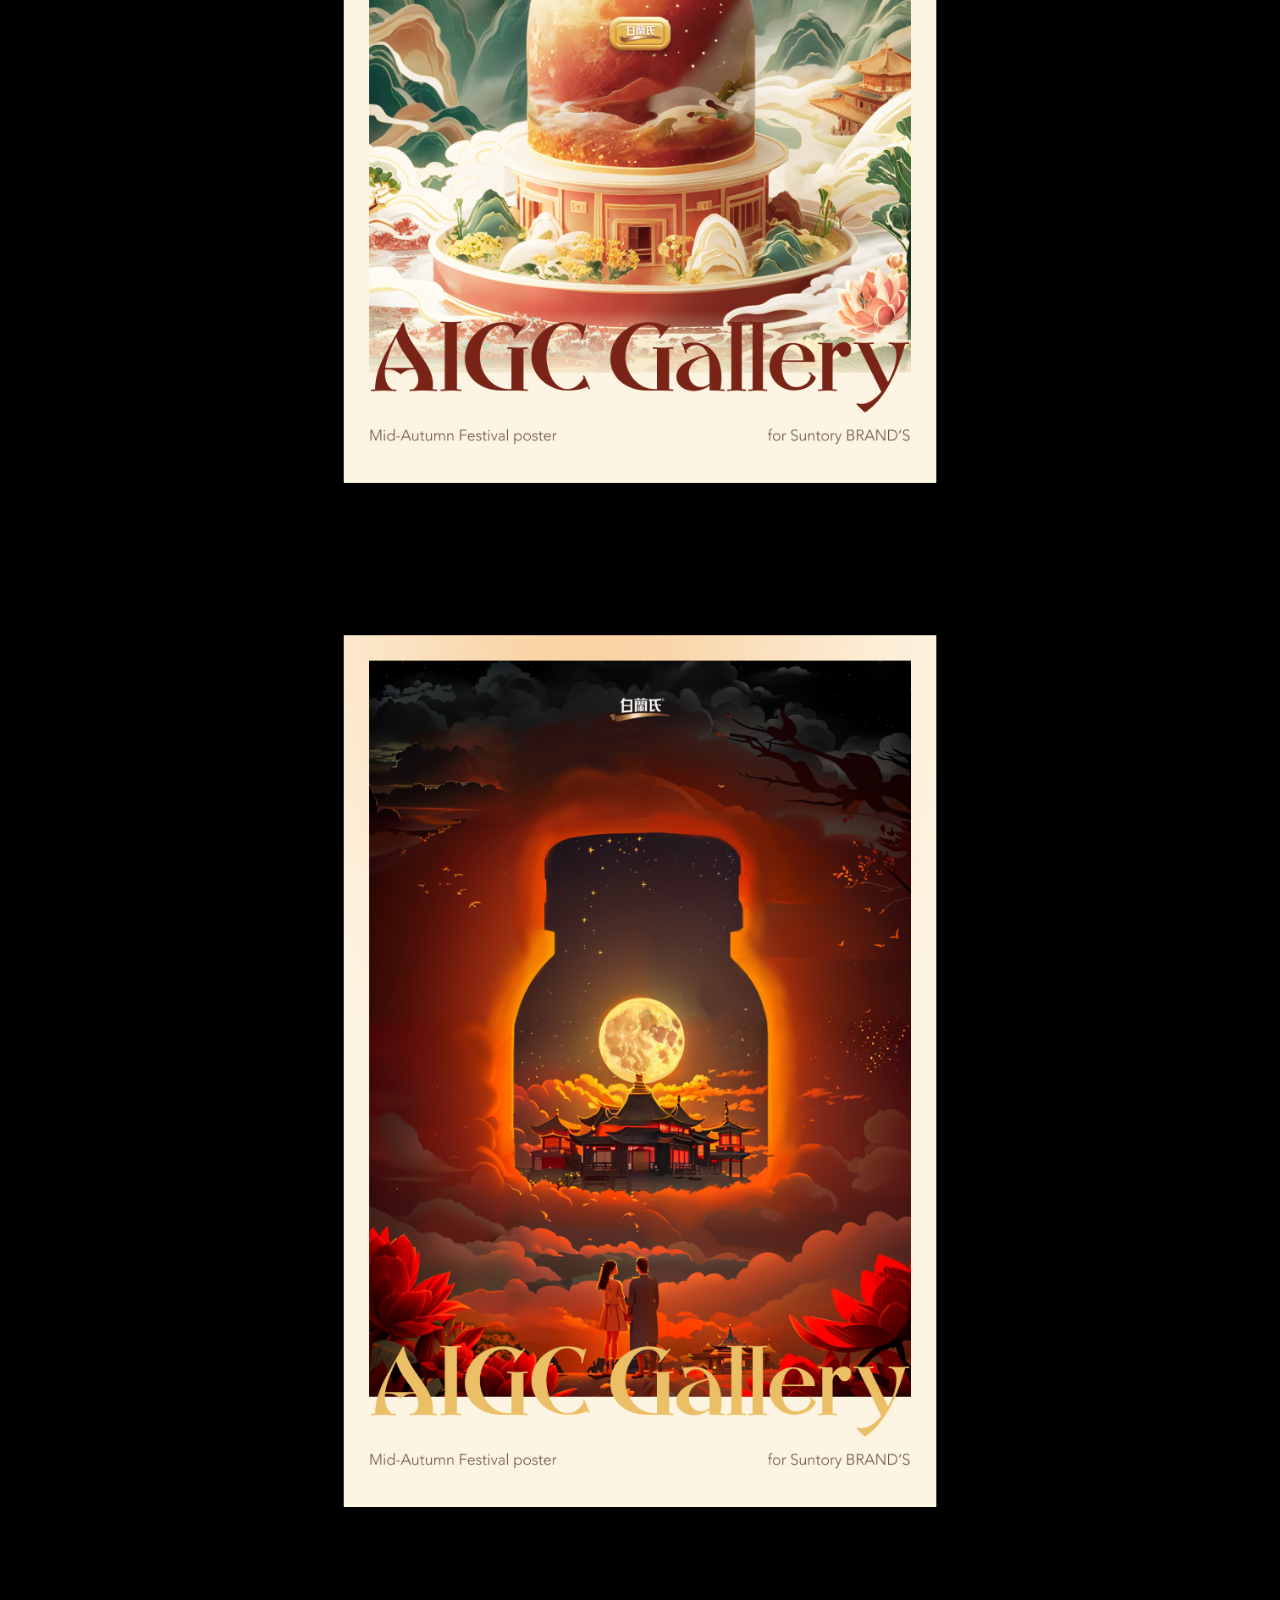
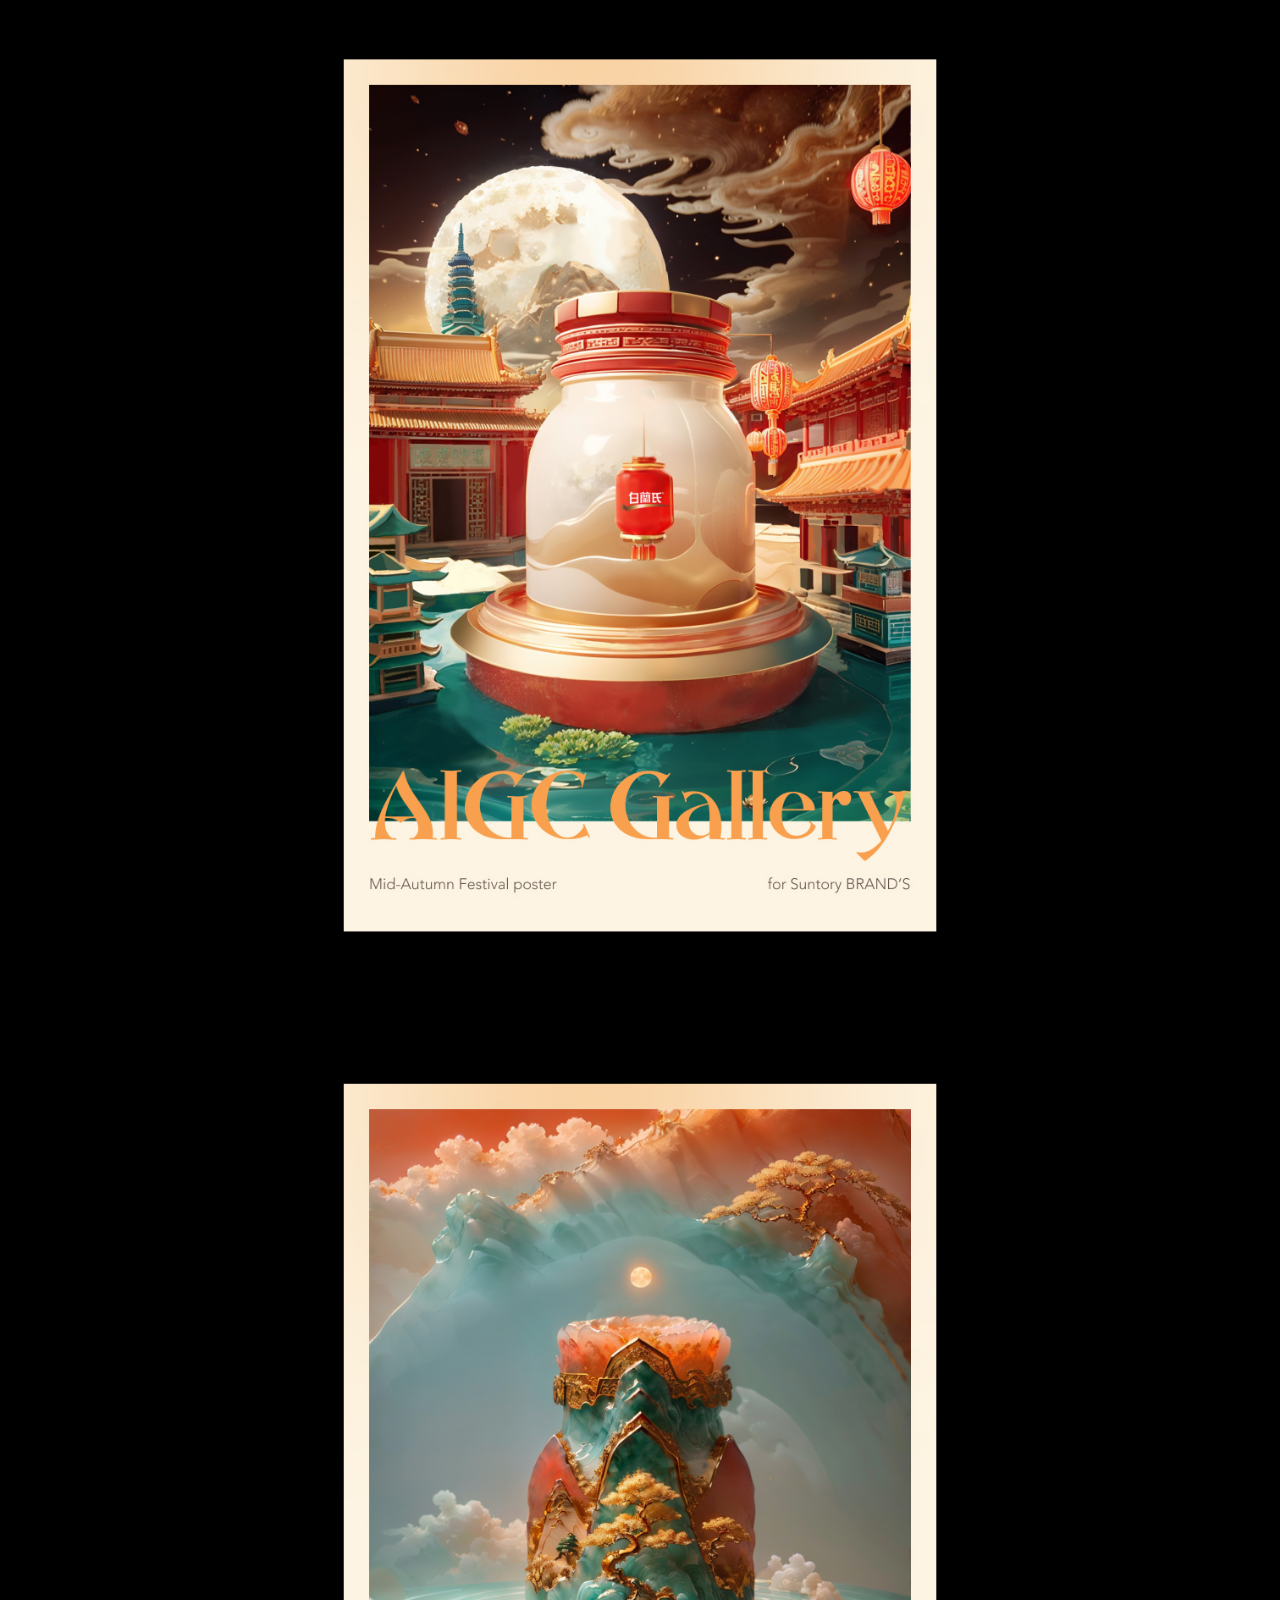
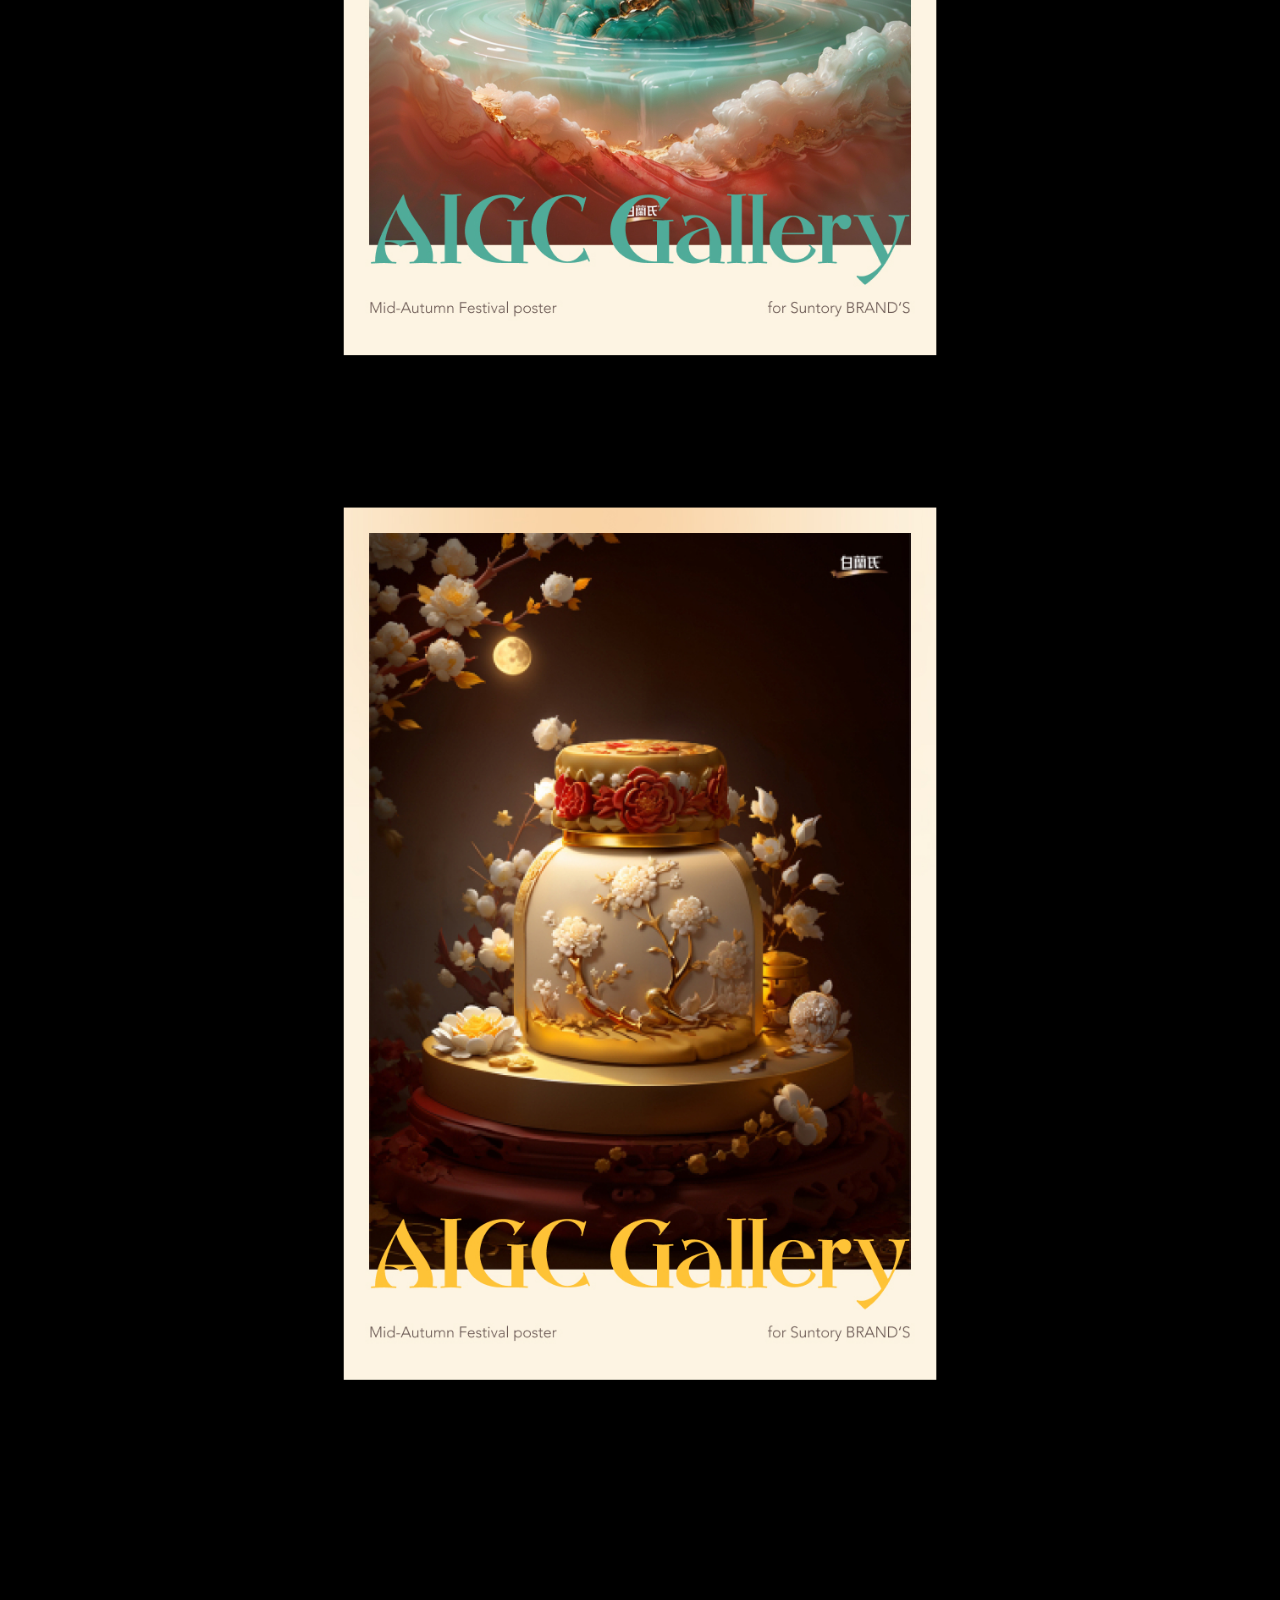
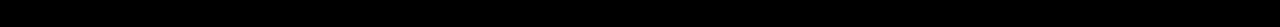
<file: work-suntory-AIGC.html>
<!DOCTYPE html>
<html lang="zh-CN">
<head>
    <meta charset="UTF-8">
    <meta name="viewport" content="width=device-width, initial-scale=1.0">
    <title>Zeal Design | 知设计</title>
    <meta name="description" content="在UI/UX、品牌设计、平面设计以及AIGC等多个领域，Zeal Design为众多客户提供专业而多元化的服务。我们致力于以创新和卓越的设计，为客户创造价值，推动品牌成长。">
    <meta name="keywords" content="设计师,UI,UX,品牌设计,平面设计">
    <link rel="icon" href="assets/favicon.ico" type="image/x-icon">
    <link rel="stylesheet" href="styles.css">
    <link rel="stylesheet" href="work.css">
    <link rel="stylesheet" href="work-showcase.css">
    <link rel="preload" href="./fonts/Zain-Bold.woff2" as="font" type="font/woff2" crossorigin="anonymous">
    <link rel="preload" href="./fonts/Zain-Light.woff2" as="font" type="font/woff2" crossorigin="anonymous">
    <link rel="preload" href="./fonts/Zain.woff2" as="font" type="font/woff2" crossorigin="anonymous">
    <style>
        @media (max-width: 768px) { /* 根据需要调整最大宽度 */
            .work-nav-container {
                display: none; /* 隐藏导航栏 */
            }
        }
    </style>
</head>
<body>
    <!-- 导航栏 -->
    <nav class="work-nav-container">
        <div class="work-logo">
            <a href="index.html?skipLoading=true">
                <img src="assets/logo.svg" alt="Logo">
            </a>
        </div>
            
            <div class="work-menu-container">
                <div class="work-menu-items">
                    <a href="index.html?skipLoading=true">Home</a>
                    <a href="work.html">Work</a>
                    <a href="about.html">About</a>
                </div>
                <button class="contact-btn">Contact</button>
                
                <!-- 添加弹窗 -->
                <div class="contact-popup">
                    <div class="popup-content">
                        <div class="qr-container">
                            <div class="qr-code">
                                <img src="assets/qrcode.png" alt="QR Code">
                            </div>
                            <div class="qr-text">Scan it with Wechat</div>
                        </div>
                        <div class="email-container">
                            <div class="email-box">
                                <span class="email-label">Email:</span>
                                <span class="email-address">xu_art@hotmail.com</span>
                               <div class="email-icon">
                                    <a href="mailto:xu_art@hotmail.com">
                                        <div class="email-icon-box" style="background-image: url('assets/mail-to-right.svg');"></div>
                                    </a>
                                </div>
                            </div>
                        </div>
                    </div>
                </div>
            </div>
        </nav>
    
        <!-- 作品展示区 -->
        <div class="work-showcase">
            <img src="assets/suntory-AIGC/suntory-AIGC-Slice 1.jpg" alt="Suntory AIGC Design 1">
            <img src="assets/suntory-AIGC/suntory-AIGC-Slice 2.jpg" alt="Suntory AIGC Design 2">
            <img src="assets/suntory-AIGC/suntory-AIGC-Slice 3.jpg" alt="Suntory AIGC Design 3">
            <img src="assets/suntory-AIGC/suntory-AIGC-Slice 4.jpg" alt="Suntory AIGC Design 4">
            <img src="assets/suntory-AIGC/suntory-AIGC-Slice 5.jpg" alt="Suntory AIGC Design 5">
            <img src="assets/suntory-AIGC/suntory-AIGC-Slice 6.jpg" alt="Suntory AIGC Design 6">
        </div>
        <script src="cursor.js"></script>
</body>
</html>
</file>
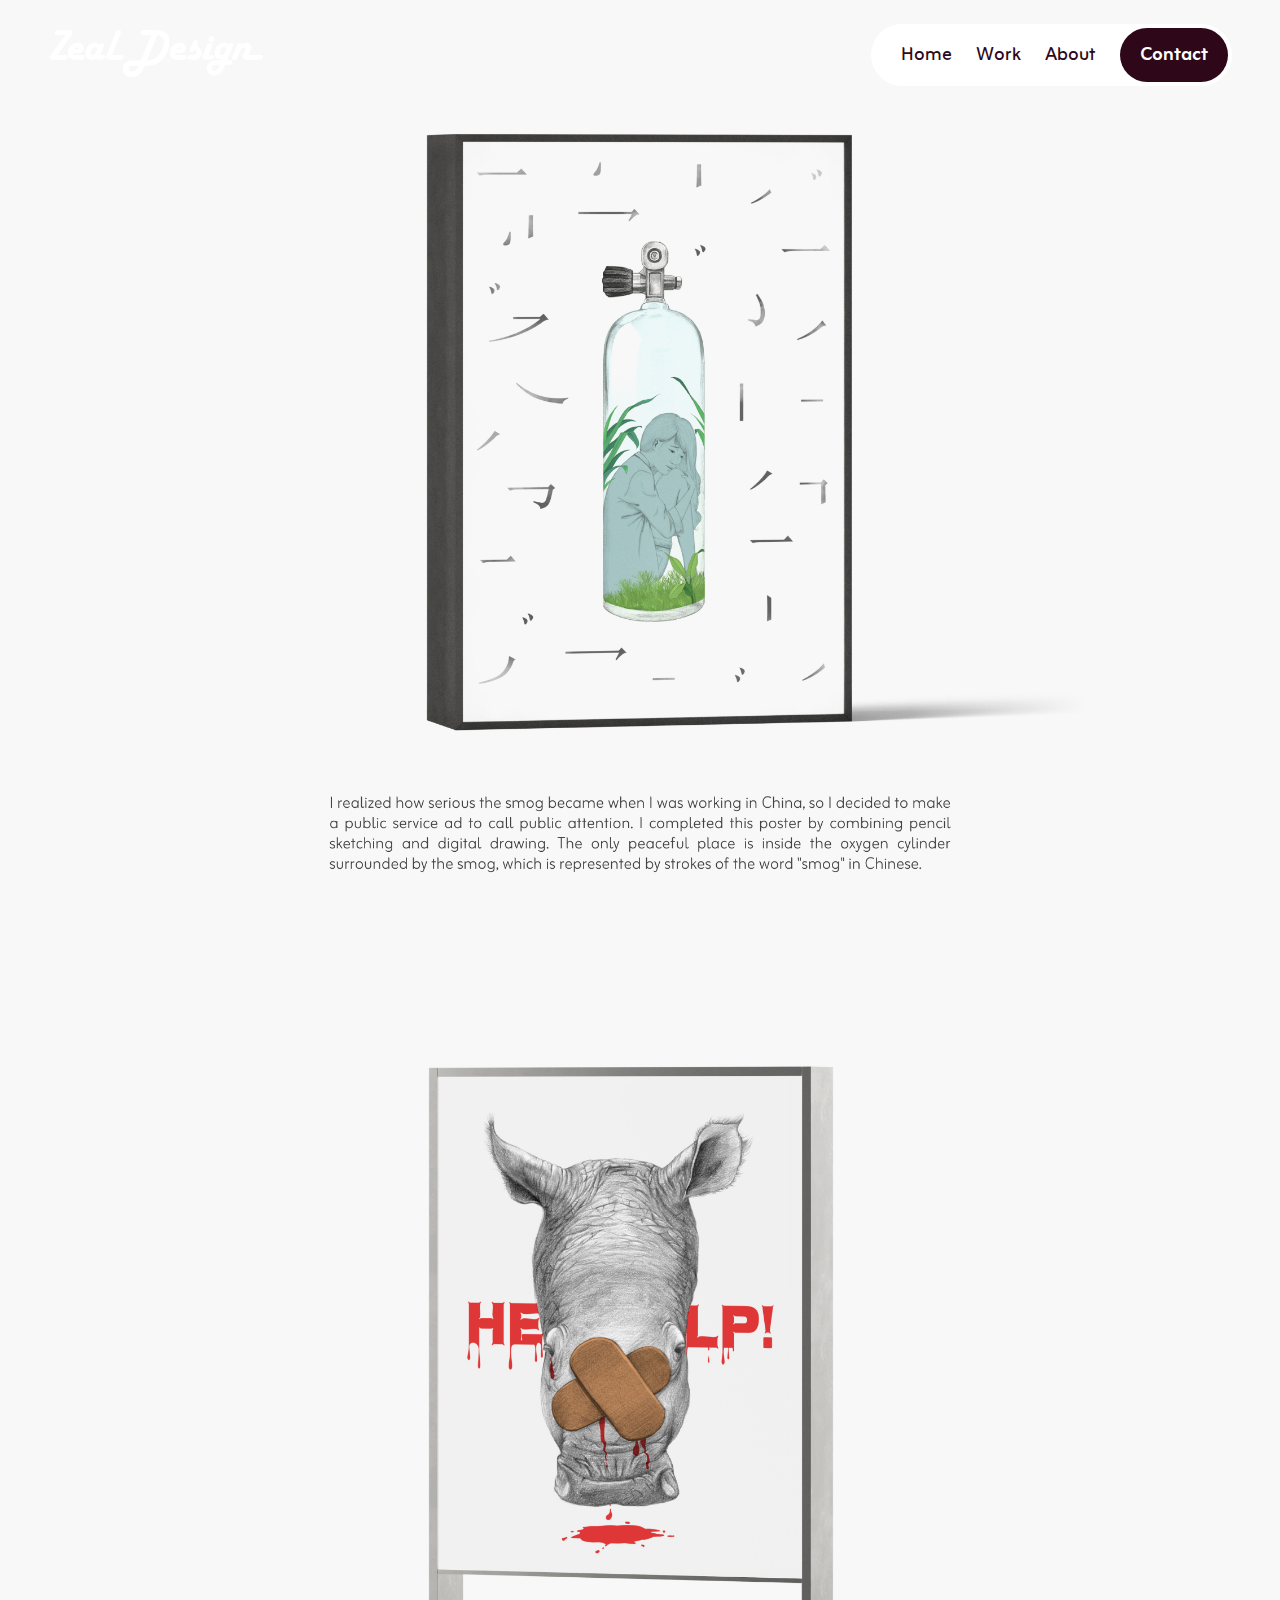
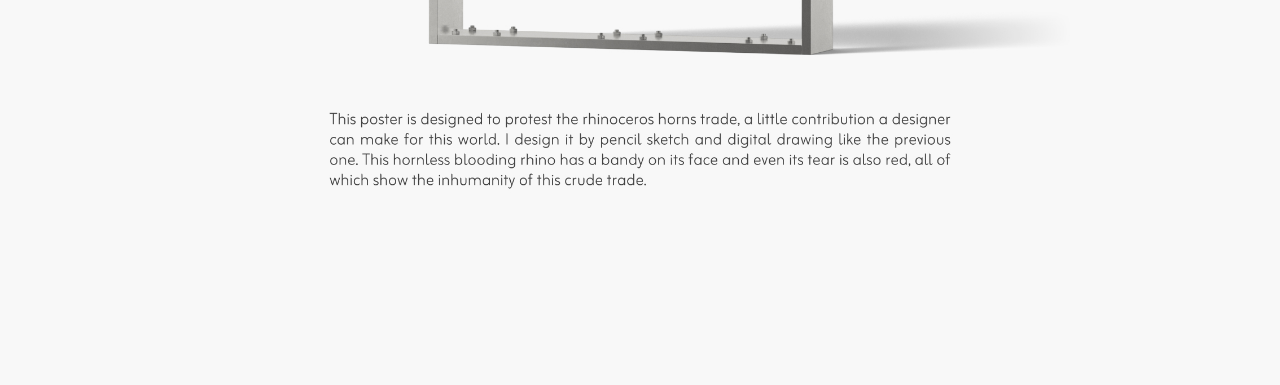
<file: work-welfare-illustration.html>
<!DOCTYPE html>
<html lang="zh-CN">
<head>
    <meta charset="UTF-8">
    <meta name="viewport" content="width=device-width, initial-scale=1.0">
    <title>Zeal Design | 知设计</title>
    <meta name="description" content="在UI/UX、品牌设计、平面设计以及AIGC等多个领域，Zeal Design为众多客户提供专业而多元化的服务。我们致力于以创新和卓越的设计，为客户创造价值，推动品牌成长。">
    <meta name="keywords" content="设计师,UI,UX,品牌设计,平面设计">
    <link rel="icon" href="assets/favicon.ico" type="image/x-icon">
    <link rel="stylesheet" href="styles.css">
    <link rel="stylesheet" href="work.css">
    <link rel="stylesheet" href="work-showcase.css">
    <link rel="preload" href="./fonts/Zain-Bold.woff2" as="font" type="font/woff2" crossorigin="anonymous">
    <link rel="preload" href="./fonts/Zain-Light.woff2" as="font" type="font/woff2" crossorigin="anonymous">
    <link rel="preload" href="./fonts/Zain.woff2" as="font" type="font/woff2" crossorigin="anonymous">
    <style>
        @media (max-width: 768px) { /* 根据需要调整最大宽度 */
            .work-nav-container {
                display: none; /* 隐藏导航栏 */
            }
        }
    </style>
</head>
<body>
    <!-- 导航栏 -->
    <nav class="work-nav-container">
        <div class="work-logo">
            <a href="index.html?skipLoading=true">
                <img src="assets/logo.svg" alt="Logo">
            </a>
        </div>
            
            <div class="work-menu-container">
                <div class="work-menu-items">
                    <a href="index.html?skipLoading=true">Home</a>
                    <a href="work.html">Work</a>
                    <a href="about.html">About</a>
                </div>
                <button class="contact-btn">Contact</button>
                
                <!-- 添加弹窗 -->
                <div class="contact-popup">
                    <div class="popup-content">
                        <div class="qr-container">
                            <div class="qr-code">
                                <img src="assets/qrcode.png" alt="QR Code">
                            </div>
                            <div class="qr-text">Scan it with Wechat</div>
                        </div>
                        <div class="email-container">
                            <div class="email-box">
                                <span class="email-label">Email:</span>
                                <span class="email-address">xu_art@hotmail.com</span>
                               <div class="email-icon">
                                    <a href="mailto:xu_art@hotmail.com">
                                        <div class="email-icon-box" style="background-image: url('assets/mail-to-right.svg');"></div>
                                    </a>
                                </div>
                            </div>
                        </div>
                    </div>
                </div>
            </div>
        </nav>
    
        <!-- 作品展示区 -->
        <div class="work-showcase">
            <img src="assets/welfare-illustration/welfare-illustration-Slice 1.jpg" alt="Welfare Illustration 1">
            <img src="assets/welfare-illustration/welfare-illustration-Slice 2.jpg" alt="Welfare Illustration 2">
        </div>
        <script src="cursor.js"></script>
</body>
</html>
</file>
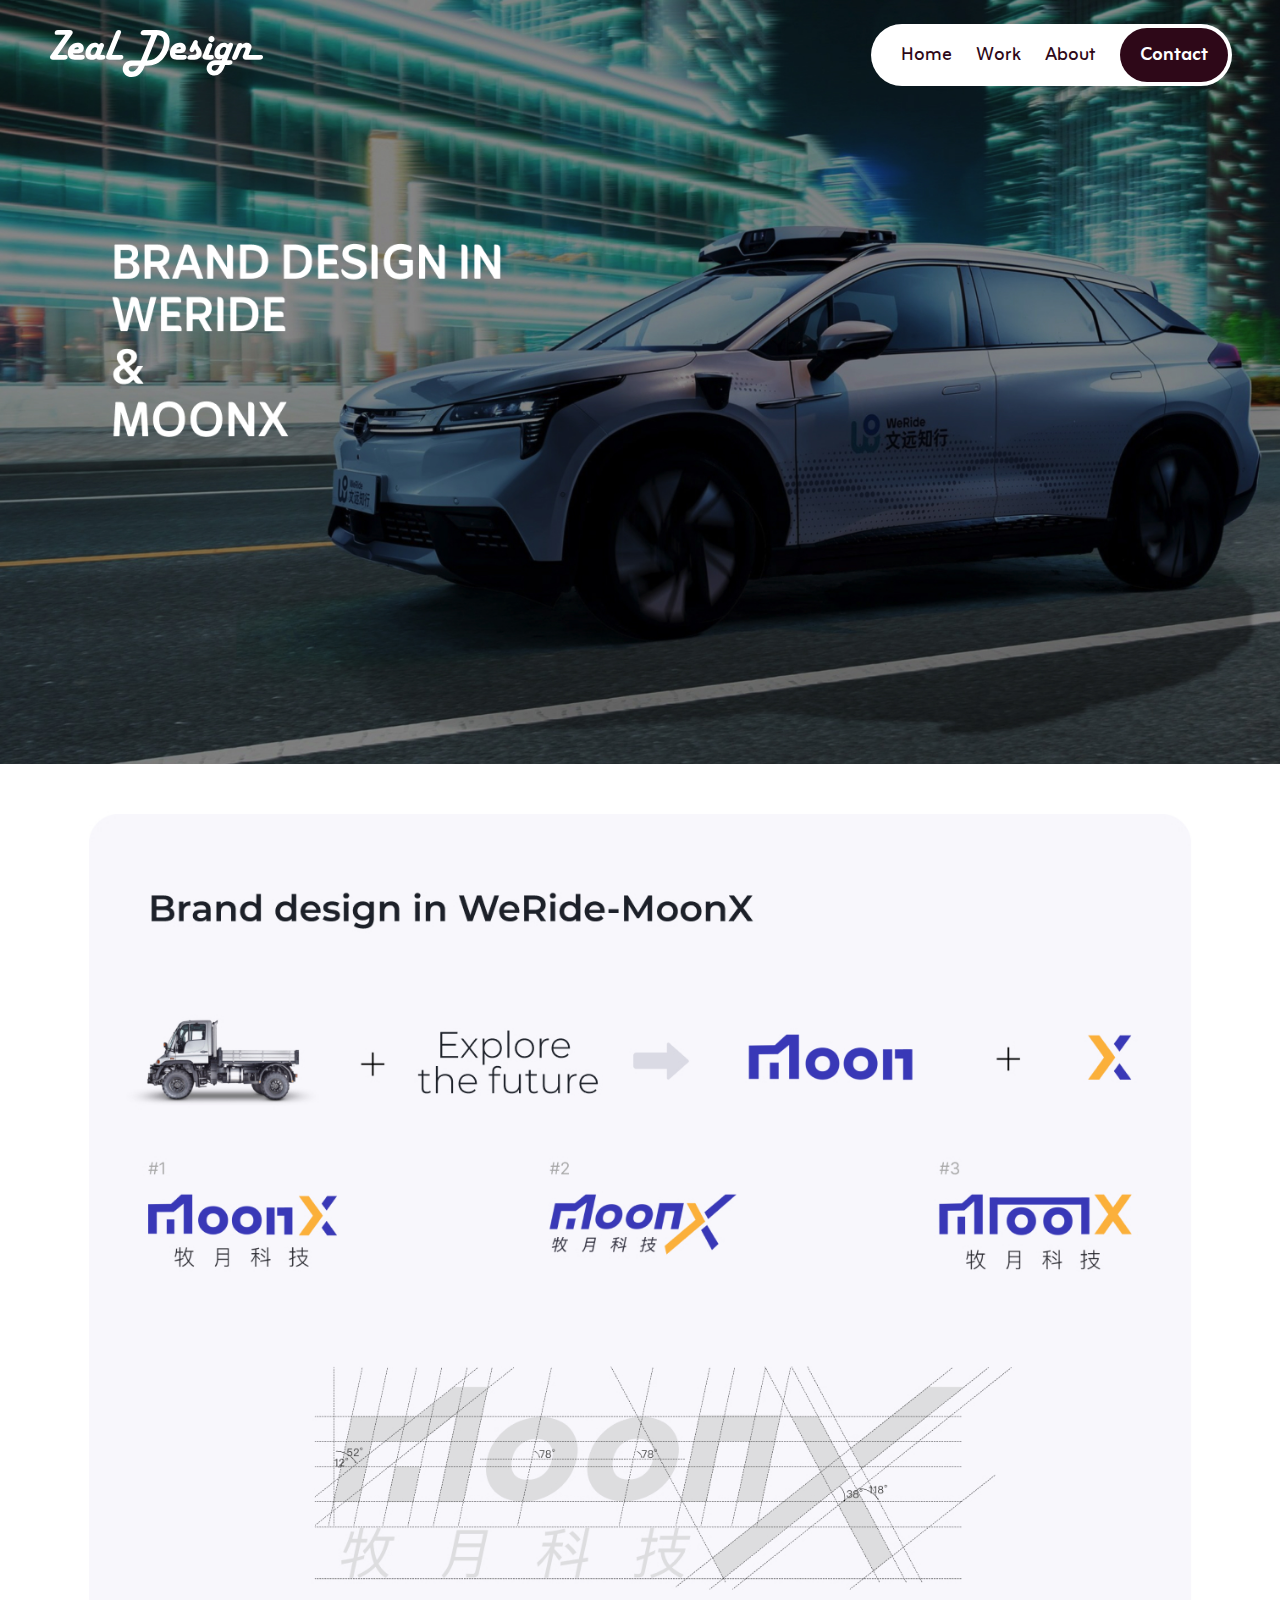
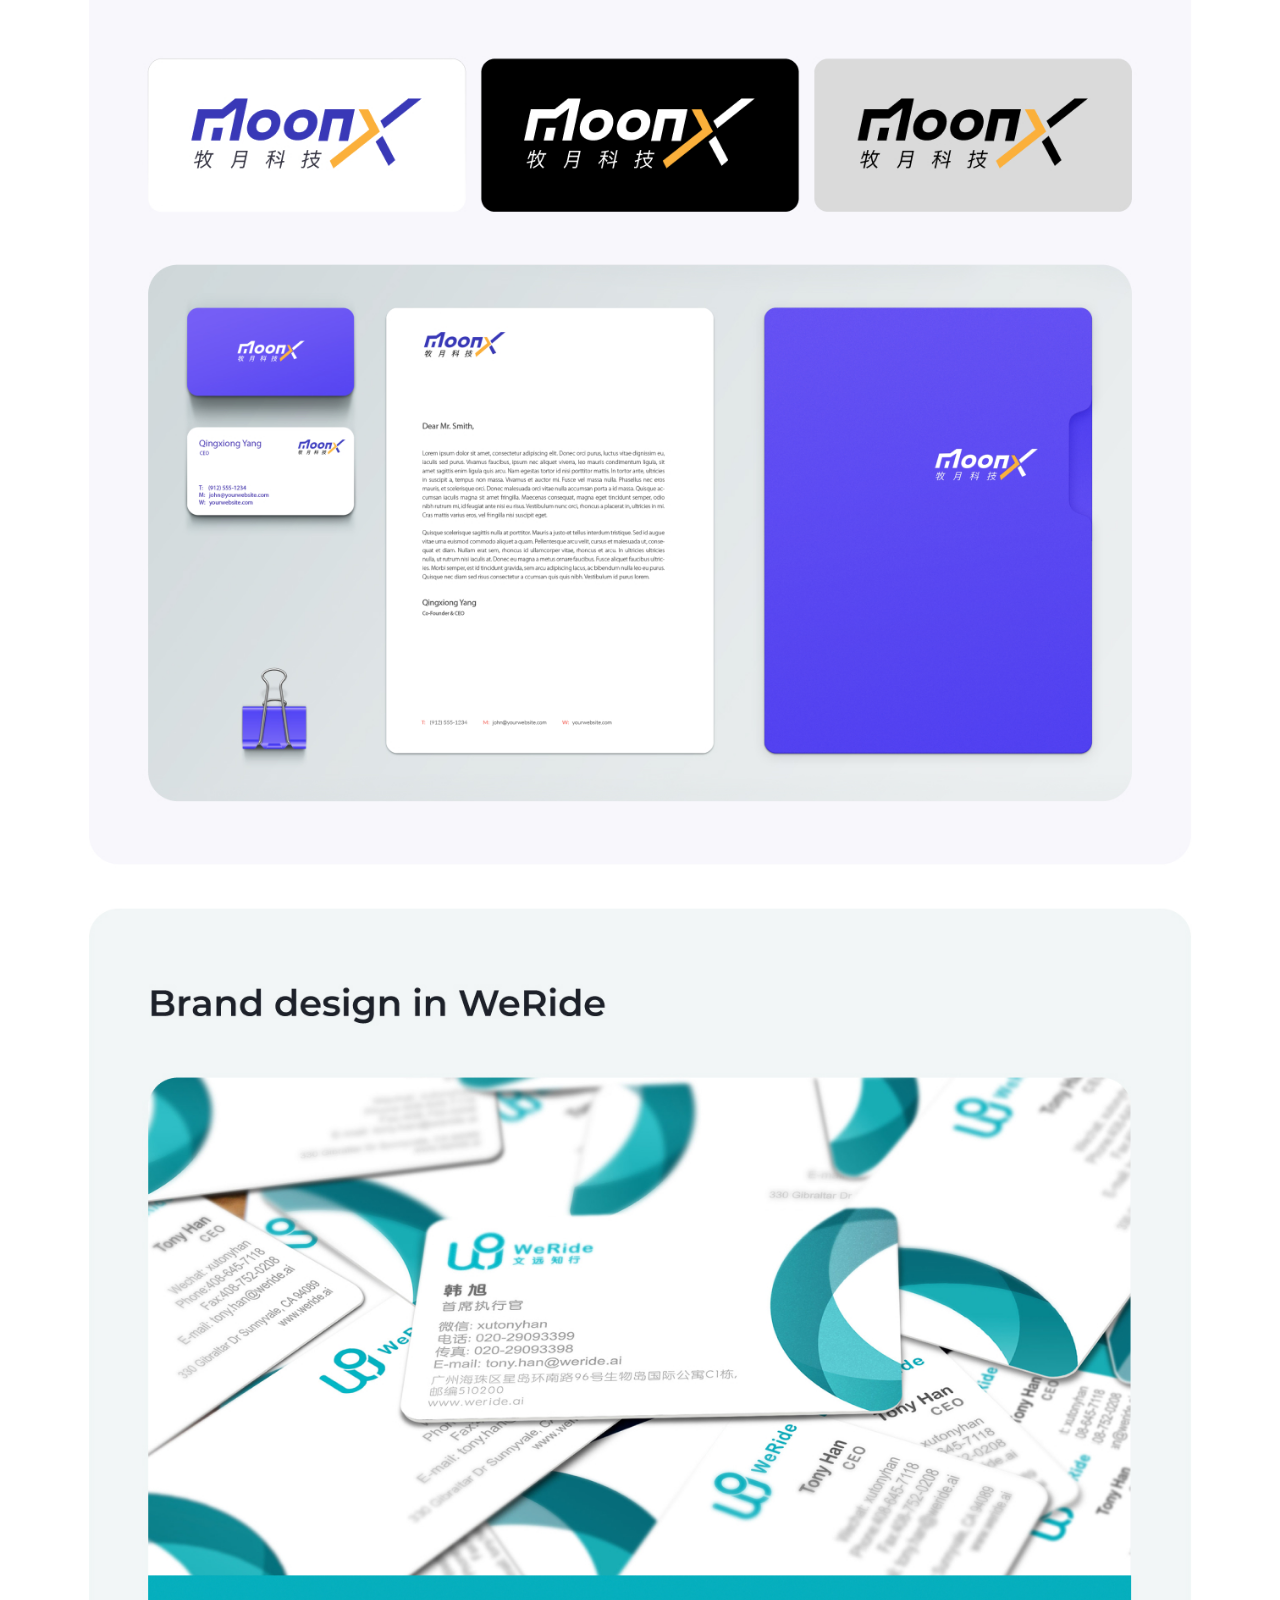
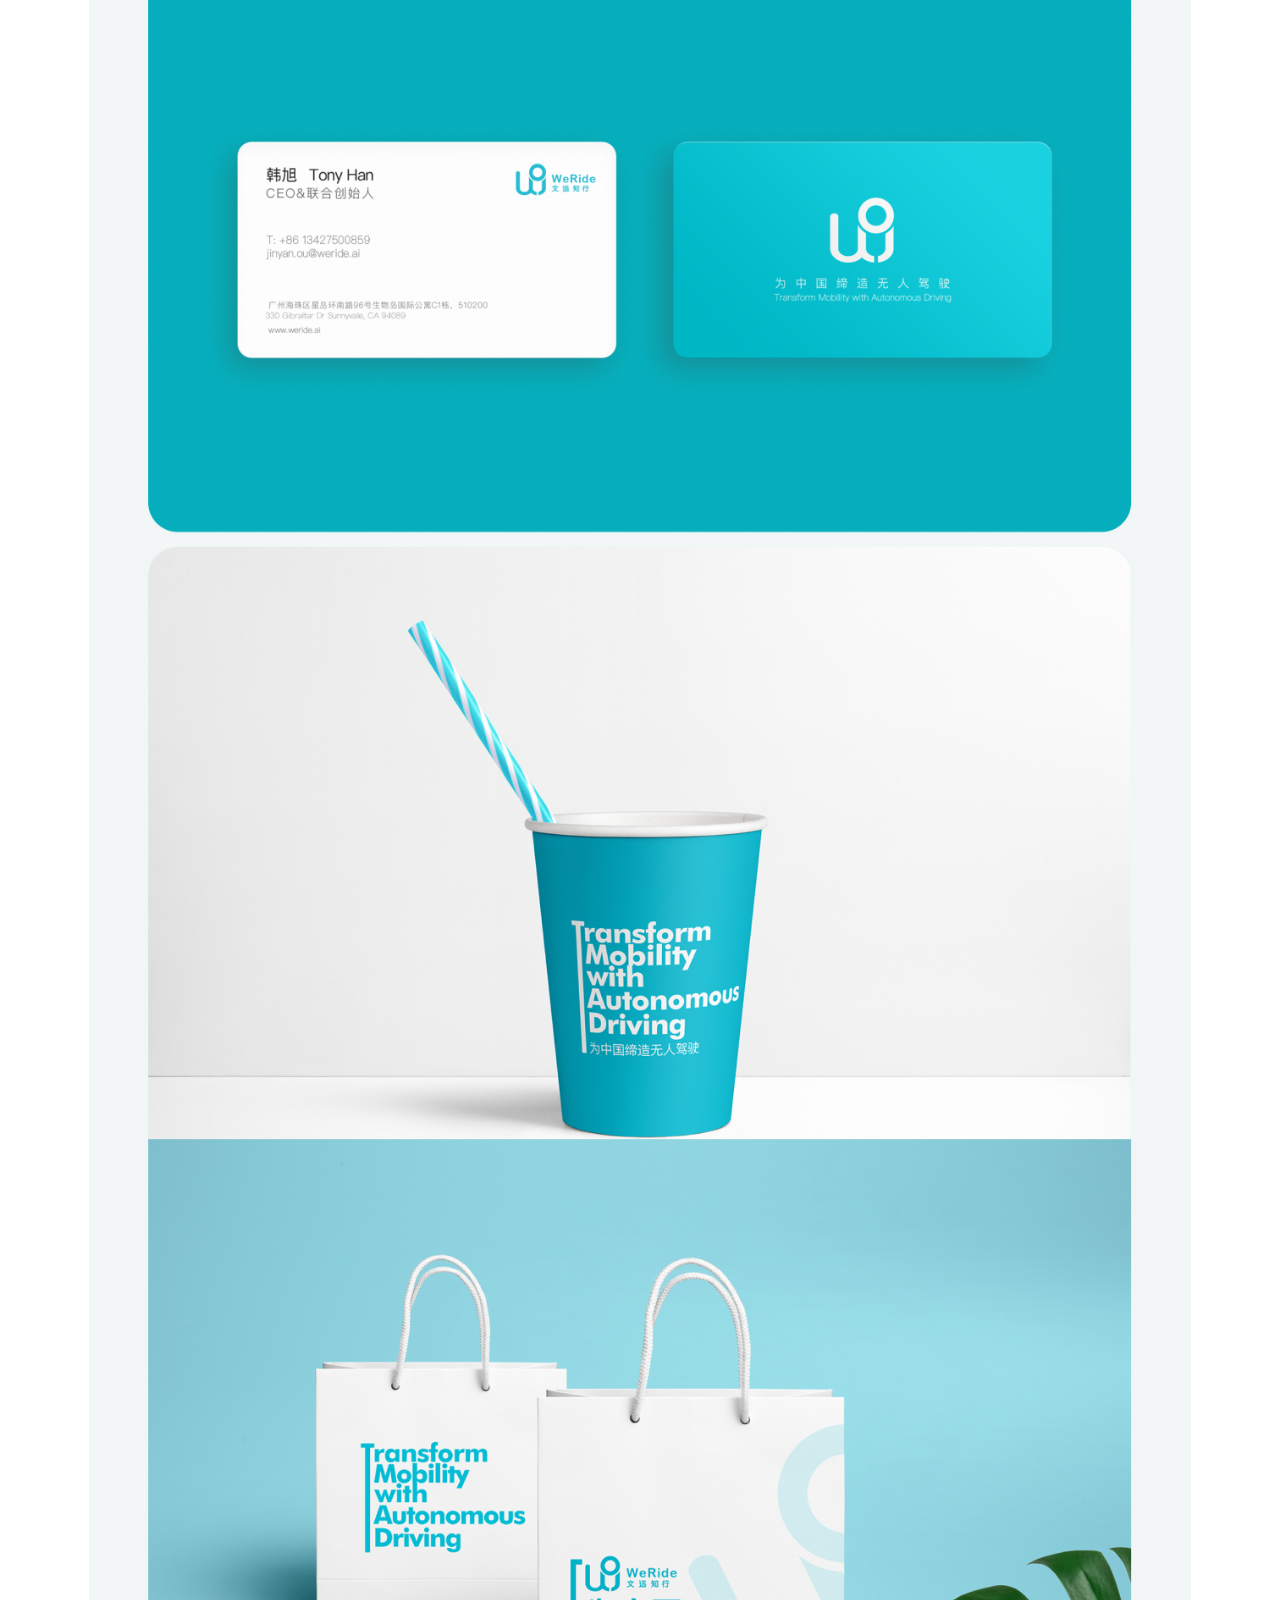
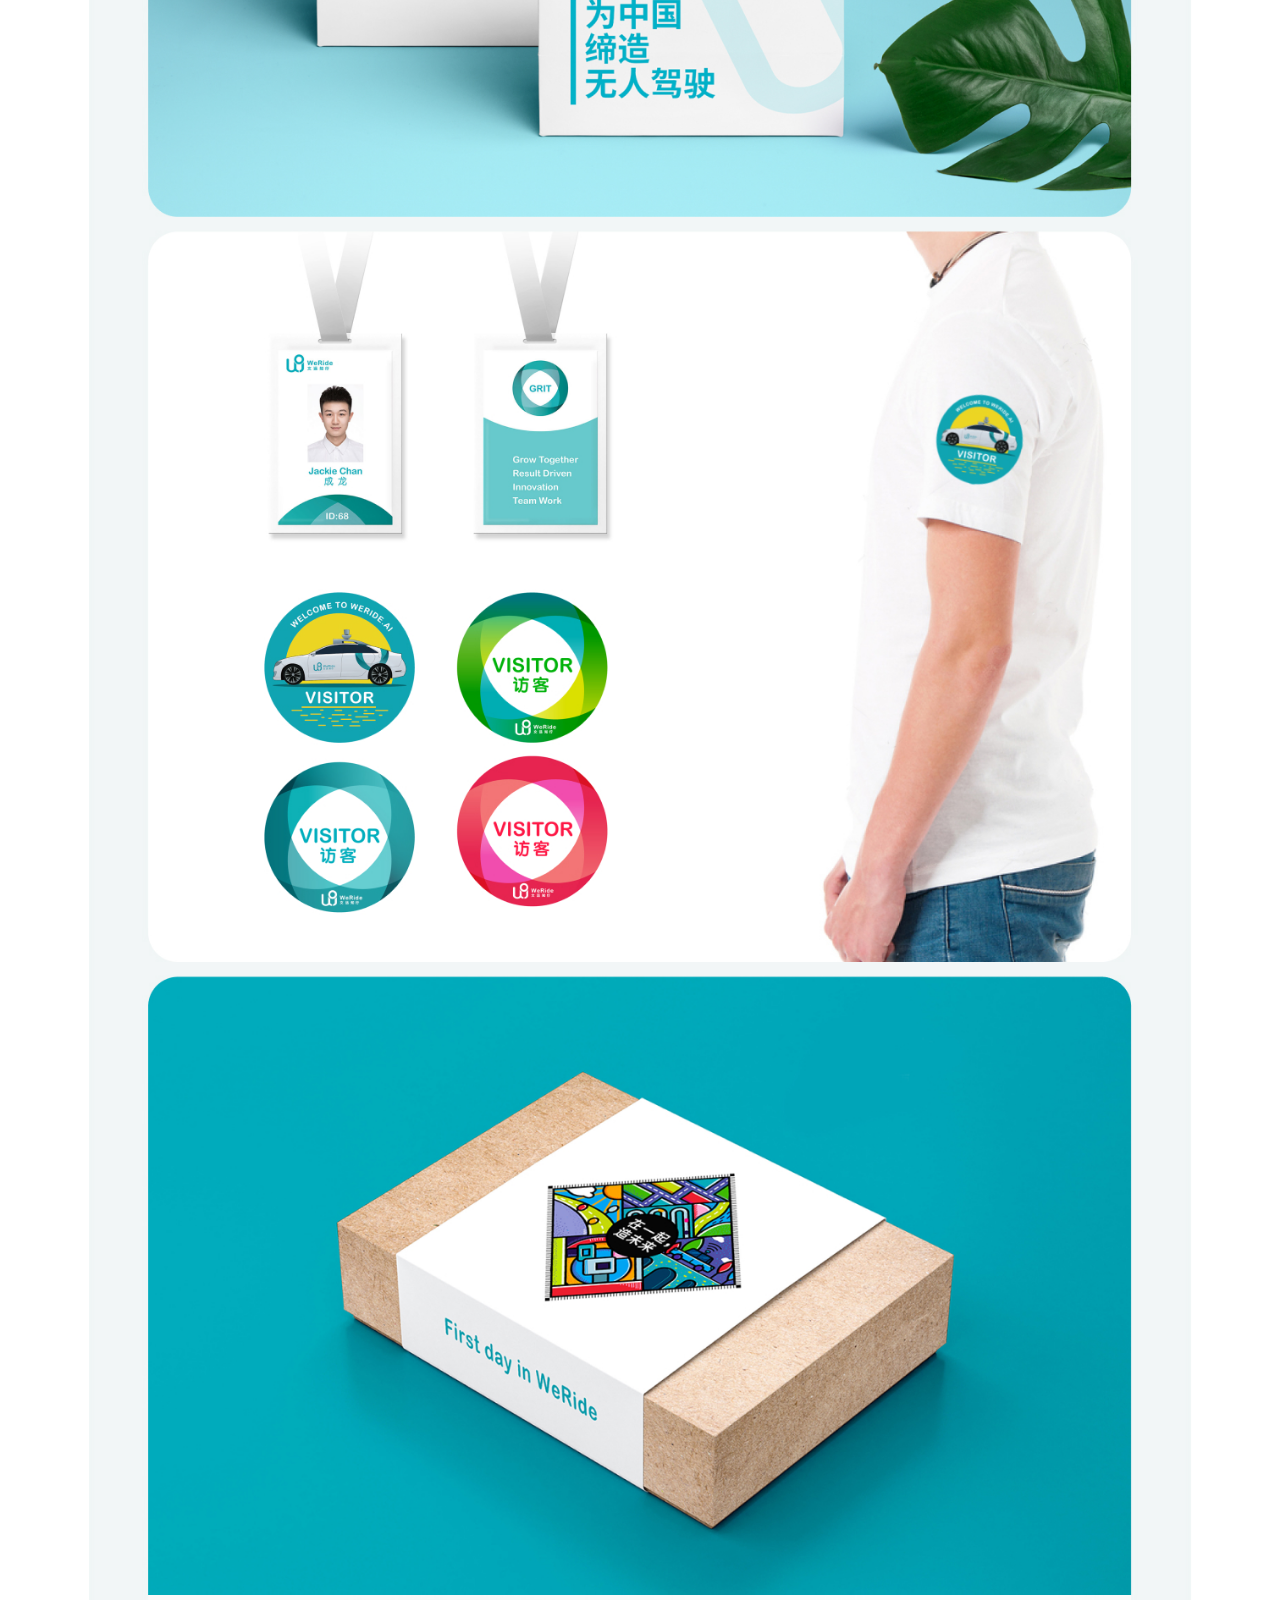
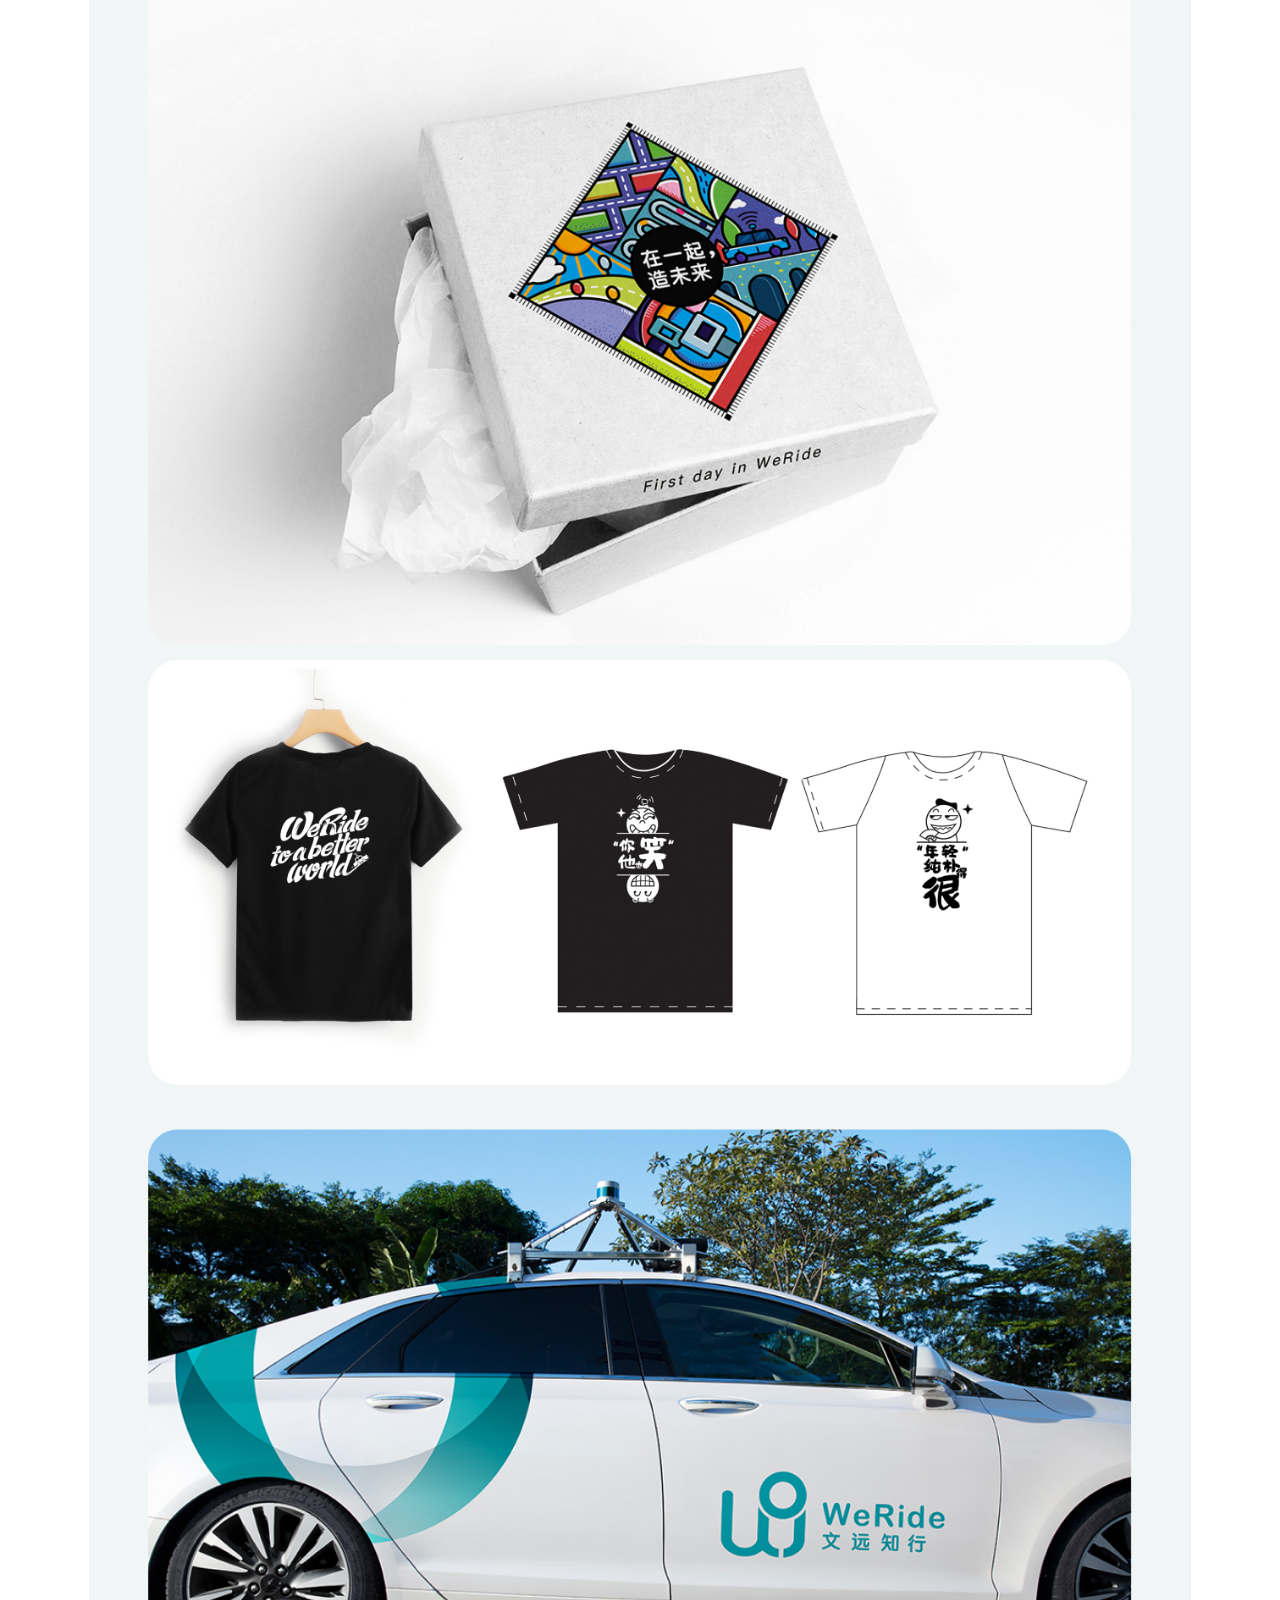
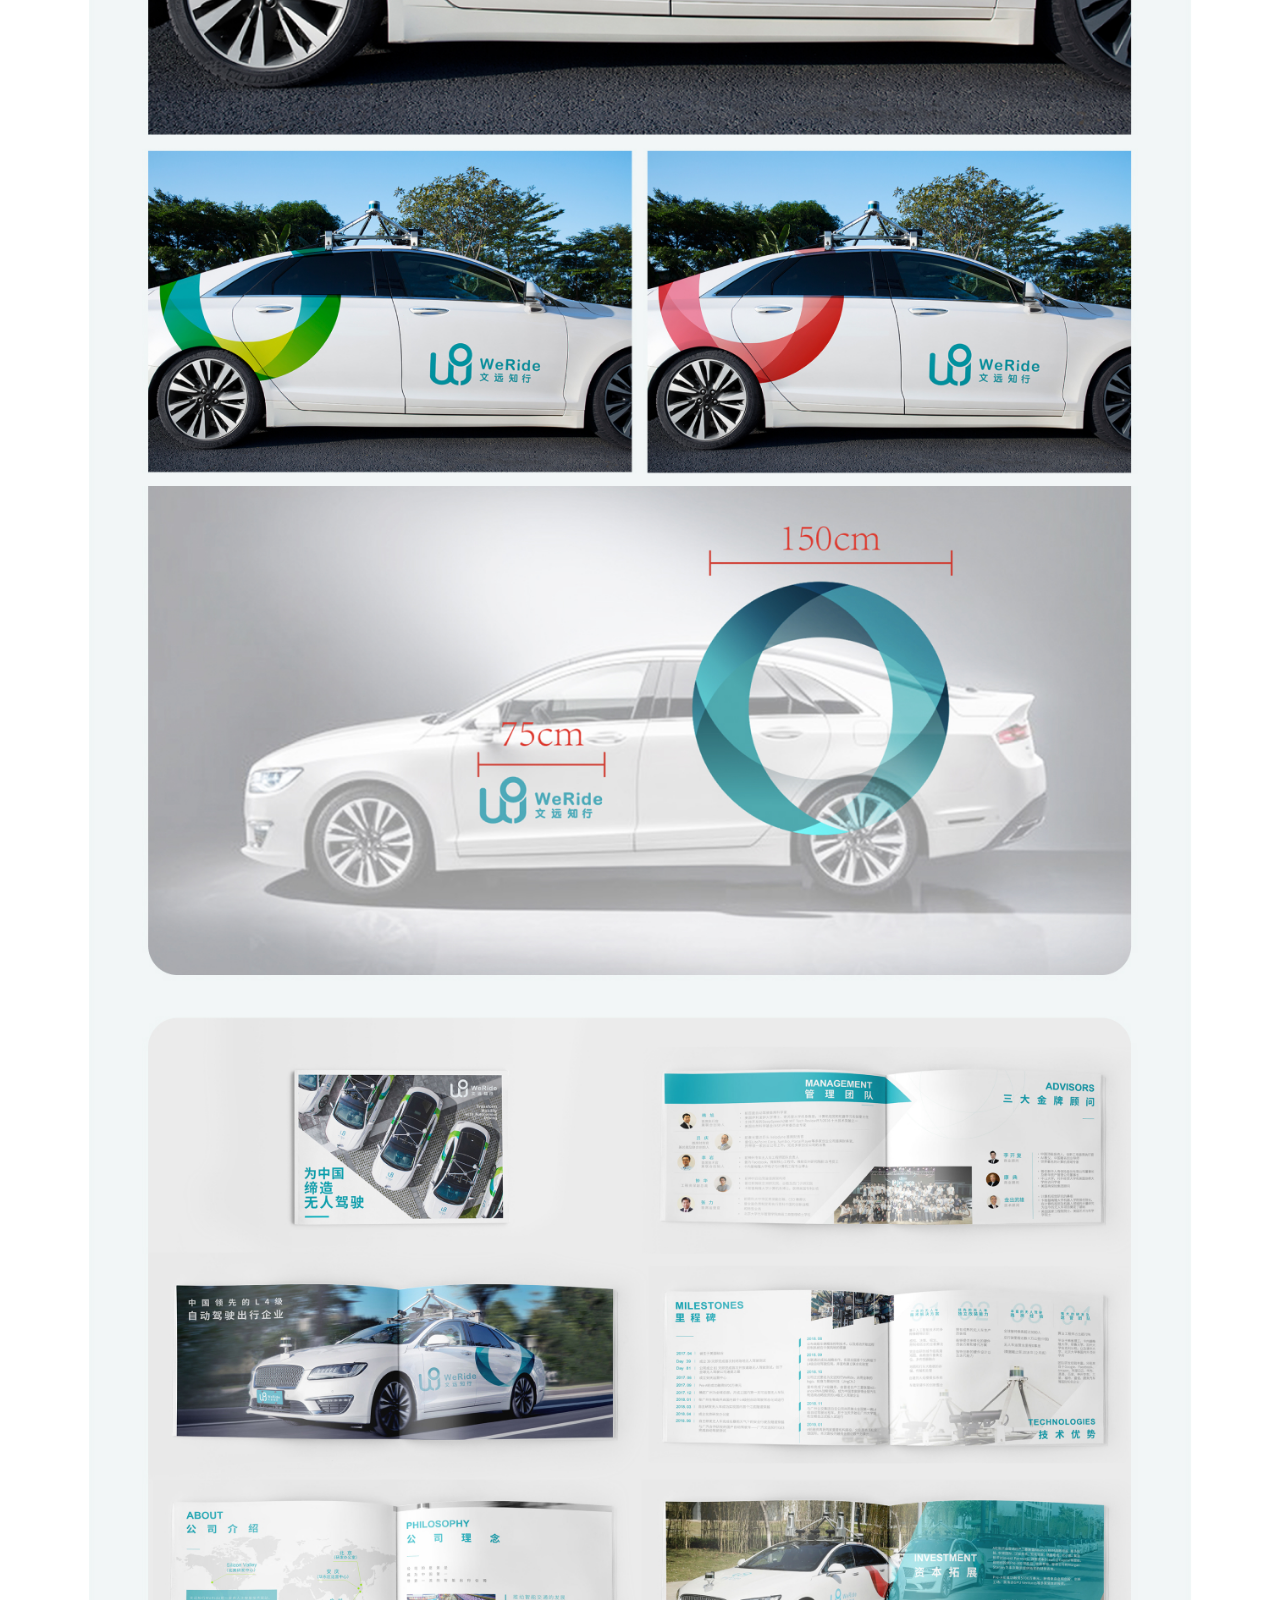
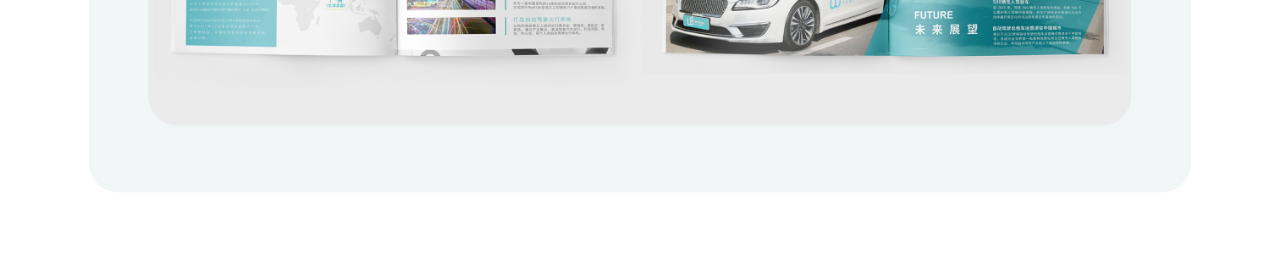
<file: work-weRide-brand.html>
<!DOCTYPE html>
<html lang="zh-CN">
<head>
    <meta charset="UTF-8">
    <meta name="viewport" content="width=device-width, initial-scale=1.0">
    <title>Zeal Design | 知设计</title>
    <meta name="description" content="在UI/UX、品牌设计、平面设计以及AIGC等多个领域，Zeal Design为众多客户提供专业而多元化的服务。我们致力于以创新和卓越的设计，为客户创造价值，推动品牌成长。">
    <meta name="keywords" content="设计师,UI,UX,品牌设计,平面设计">
    <link rel="icon" href="assets/favicon.ico" type="image/x-icon">
    <link rel="stylesheet" href="styles.css">
    <link rel="stylesheet" href="work.css">
    <link rel="stylesheet" href="work-showcase.css">
    <link rel="preload" href="./fonts/Zain-Bold.woff2" as="font" type="font/woff2" crossorigin="anonymous">
    <link rel="preload" href="./fonts/Zain-Light.woff2" as="font" type="font/woff2" crossorigin="anonymous">
    <link rel="preload" href="./fonts/Zain.woff2" as="font" type="font/woff2" crossorigin="anonymous">
    <style>
        @media (max-width: 768px) { /* 根据需要调整最大宽度 */
            .work-nav-container {
                display: none; /* 隐藏导航栏 */
            }
        }
    </style>
</head>
<body>
    <!-- 导航栏 -->
    <nav class="work-nav-container">
        <div class="work-logo">
            <a href="index.html?skipLoading=true">
                <img src="assets/logo.svg" alt="Logo">
            </a>
        </div>
            
            <div class="work-menu-container">
                <div class="work-menu-items">
                    <a href="index.html?skipLoading=true">Home</a>
                    <a href="work.html">Work</a>
                    <a href="about.html">About</a>
                </div>
                <button class="contact-btn">Contact</button>
                
                <!-- 添加弹窗 -->
                <div class="contact-popup">
                    <div class="popup-content">
                        <div class="qr-container">
                            <div class="qr-code">
                                <img src="assets/qrcode.png" alt="QR Code">
                            </div>
                            <div class="qr-text">Scan it with Wechat</div>
                        </div>
                        <div class="email-container">
                            <div class="email-box">
                                <span class="email-label">Email:</span>
                                <span class="email-address">xu_art@hotmail.com</span>
                               <div class="email-icon">
                                    <a href="mailto:xu_art@hotmail.com">
                                        <div class="email-icon-box" style="background-image: url('assets/mail-to-right.svg');"></div>
                                    </a>
                                </div>
                            </div>
                        </div>
                    </div>
                </div>
            </div>
        </nav>
    
        <!-- 作品展示区 -->
        <div class="work-showcase">
            <img src="assets/weRide-brand/weRide-brand-Slice 1.jpg" alt="WeRide Brand Design 1">
            <img src="assets/weRide-brand/weRide-brand-Slice 2.jpg" alt="WeRide Brand Design 2">
            <img src="assets/weRide-brand/weRide-brand-Slice 3.jpg" alt="WeRide Brand Design 3">
            <img src="assets/weRide-brand/weRide-brand-Slice 4.jpg" alt="WeRide Brand Design 4">
            <img src="assets/weRide-brand/weRide-brand-Slice 5.jpg" alt="WeRide Brand Design 5">
            <img src="assets/weRide-brand/weRide-brand-Slice 6.jpg" alt="WeRide Brand Design 6">
            <img src="assets/weRide-brand/weRide-brand-Slice 7.jpg" alt="WeRide Brand Design 7">
            <img src="assets/weRide-brand/weRide-brand-Slice 8.jpg" alt="WeRide Brand Design 8">
            <img src="assets/weRide-brand/weRide-brand-Slice 9.jpg" alt="WeRide Brand Design 9">
            <img src="assets/weRide-brand/weRide-brand-Slice 10.jpg" alt="WeRide Brand Design 10">
            <img src="assets/weRide-brand/weRide-brand-Slice 11.jpg" alt="WeRide Brand Design 11">
            <img src="assets/weRide-brand/weRide-brand-Slice 12.jpg" alt="WeRide Brand Design 12">
            <img src="assets/weRide-brand/weRide-brand-Slice 13.jpg" alt="WeRide Brand Design 13">
            <img src="assets/weRide-brand/weRide-brand-Slice 14.jpg" alt="WeRide Brand Design 14">
            <img src="assets/weRide-brand/weRide-brand-Slice 15.jpg" alt="WeRide Brand Design 15">
        </div>
        <script src="cursor.js"></script>
</body>
</html>
</file>
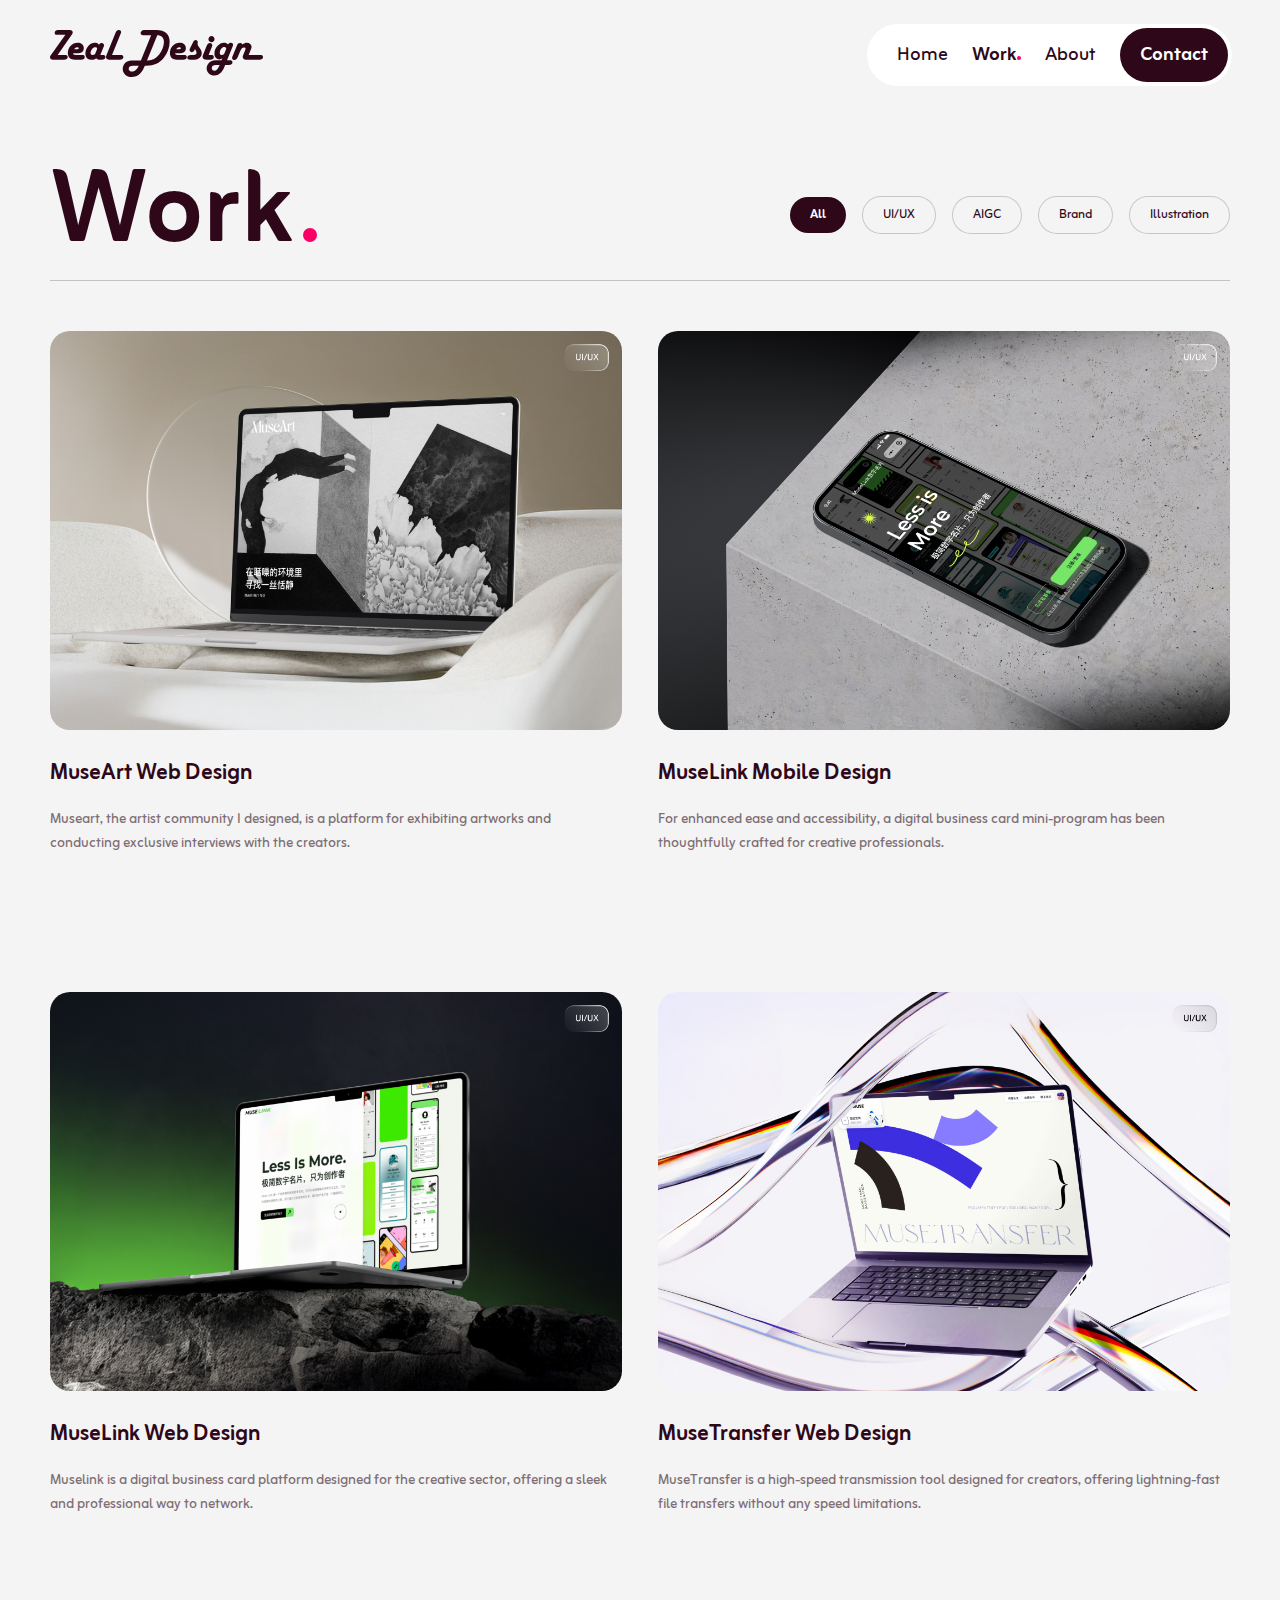
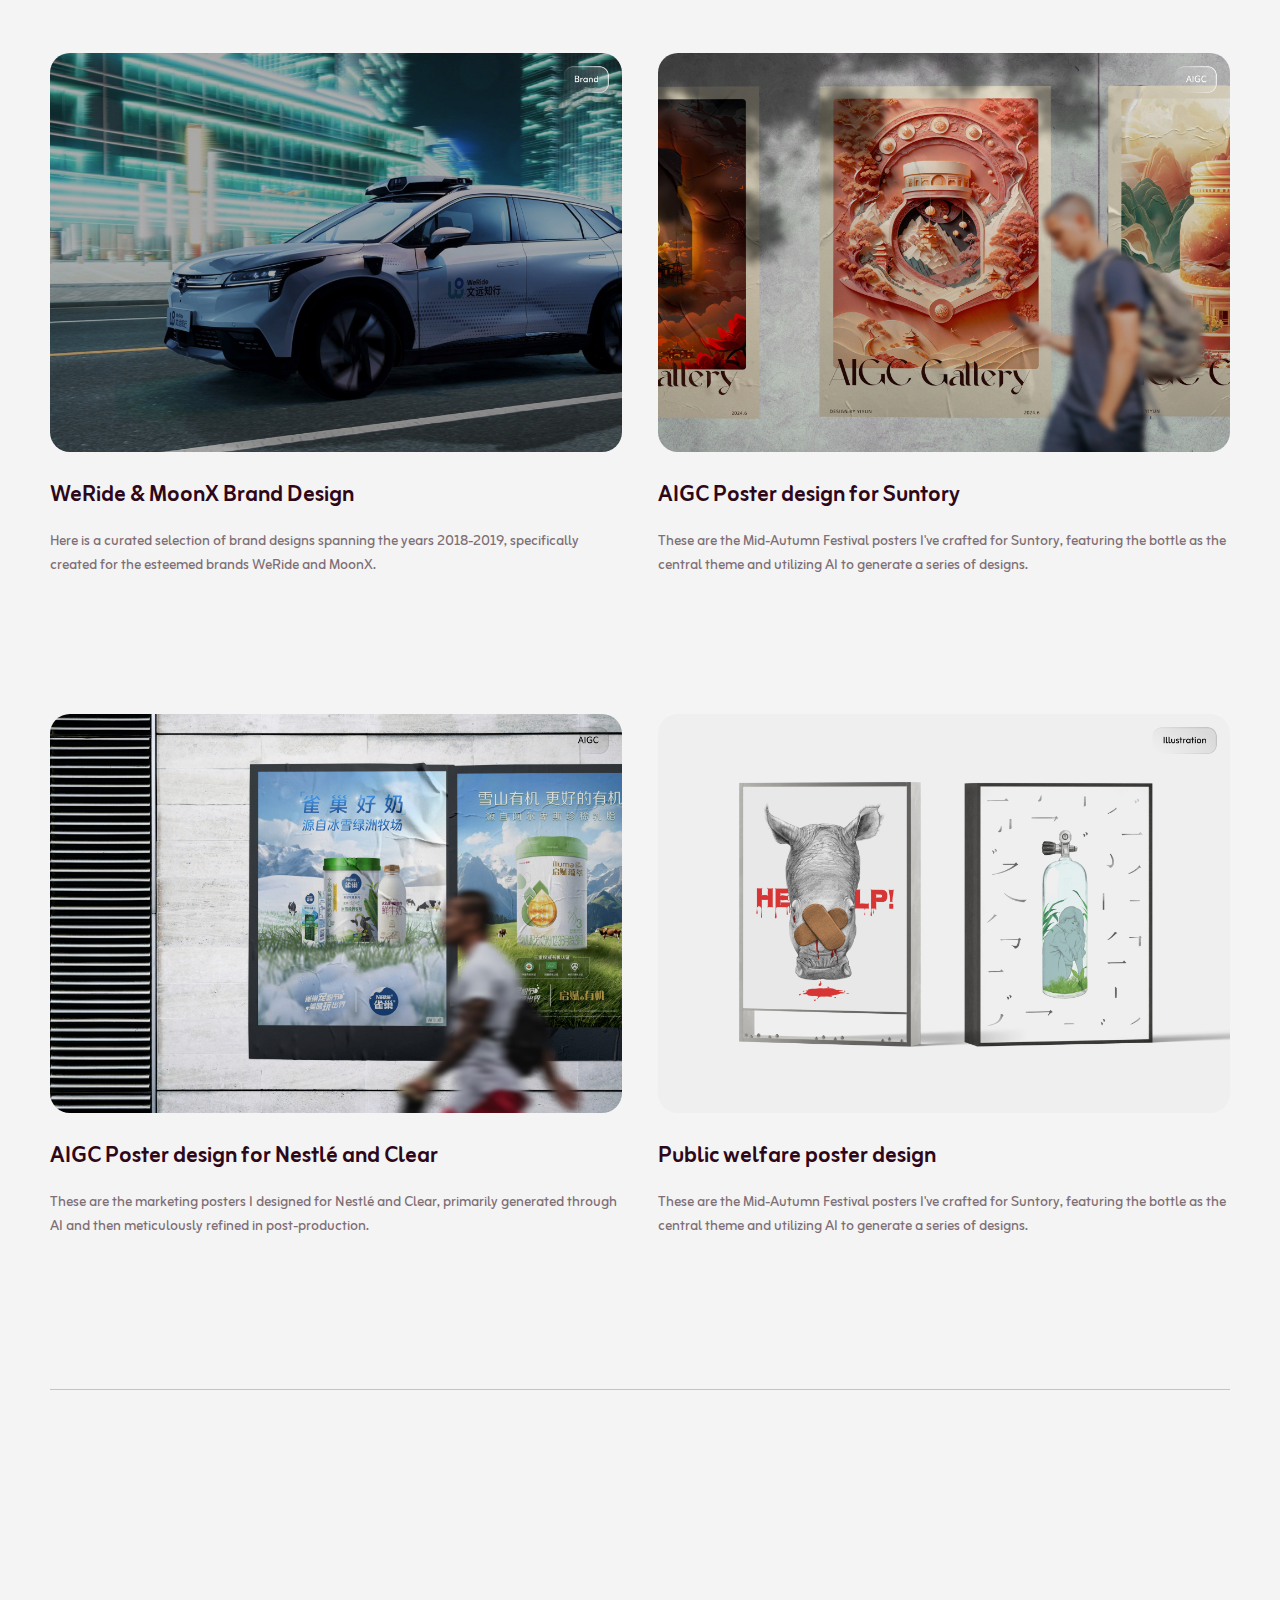
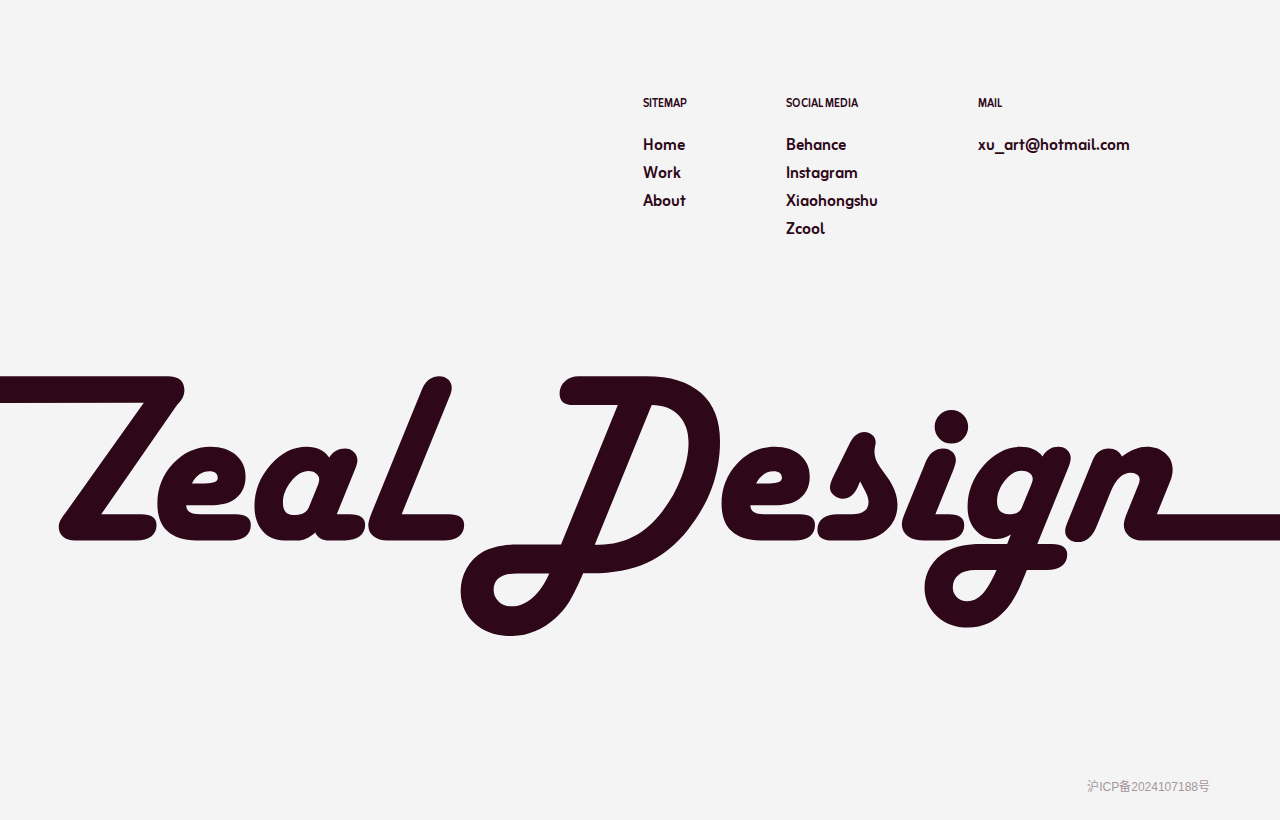
<file: work.html>
<!DOCTYPE html>
<html lang="zh-CN">
<head>
    <meta charset="UTF-8">
    <meta name="viewport" content="width=device-width, initial-scale=1.0">
    <title>Zeal Design | 知设计</title>
    <meta name="description" content="在UI/UX、品牌设计、平面设计以及AIGC等多个领域，Zeal Design为众多客户提供专业而多元化的服务。我们致力于以创新和卓越的设计，为客户创造价值，推动品牌成长。">
    <meta name="keywords" content="设计师,UI,UX,品牌设计,平面设计">
    <link rel="icon" href="assets/favicon.ico" type="image/x-icon">
    <link rel="stylesheet" href="styles.css">
    <link rel="stylesheet" href="work.css">
    <link rel="preload" href="./fonts/Zain-Bold.woff2" as="font" type="font/woff2" crossorigin="anonymous">
    <link rel="preload" href="./fonts/Zain-Light.woff2" as="font" type="font/woff2" crossorigin="anonymous">
    <link rel="preload" href="./fonts/Zain.woff2" as="font" type="font/woff2" crossorigin="anonymous">
</head>
<body>
    <!-- 导航栏 -->
    <nav class="work-nav-container">
        <div class="work-logo">
            <a href="index.html?skipLoading=true">
                <img src="assets/logo-black.svg" alt="Logo">
            </a>
        </div>
        
        <!-- 添加汉堡菜单按钮 -->
        <div class="hamburger-menu">
            <span class="hamburger-line"></span>
            <span class="hamburger-line"></span>
            <span class="hamburger-line"></span>
        </div>
        
        <!-- 添加移动端菜单 -->
        <div class="mobile-menu">
            <div class="mobile-menu-items">
                <a href="index.html?skipLoading=true">Home</a>
                <a href="#" class="active">Work</a>
                <a href="about.html">About</a>
                <button class="contact-btn">Contact</button>
                  <!-- 添加联系方式内容 -->
                  <div class="mobile-contact-info">
                    <div class="qr-container">
                        <div class="qr-code">
                            <img src="assets/qrcode.png" alt="QR Code">
                        </div>
                        <div class="qr-text">
                            Wechat: yiyun-xu
                        </div>
                        
                    </div>
                            <div class="email-container">
                                <div class="email-box">
                                    <span class="email-label">Email:</span>
                                    <span class="email-address">xu_art@hotmail.com   &nbsp; &nbsp;&nbsp;&nbsp;   &nbsp;&nbsp;&nbsp;     </span>
                                    <div class="email-icon">
                                        <a href="mailto:xu_art@hotmail.com">
                                            <div class="email-icon-box" style="background-image: url('assets/mail-to-right.svg');"></div>
                                        </a>
                                    </div>
                                </div>
                            </div>
                        </div>
            </div>
        </div>
        
        <!-- 原有的菜单容器 -->
        <div class="work-menu-container">
            <div class="work-menu-items">
                <a href="index.html?skipLoading=true">Home</a>
                <a href="#" class="active">Work</a>
                <a href="about.html">About</a>
            </div>
            <button class="contact-btn">Contact</button>
            
            <!-- 添加弹窗 -->
            <div class="contact-popup">
                <div class="popup-content">
                    <div class="qr-container">
                        <div class="qr-code">
                            <img src="assets/qrcode.png" alt="QR Code">
                        </div>
                        <div class="qr-text">Scan it with Wechat</div>
                    </div>
                    <div class="email-container">
                        <div class="email-box">
                            <span class="email-label">Email:</span>
                            <span class="email-address">xu_art@hotmail.com</span>
                            <div class="email-icon">
                                <a href="mailto:xu_art@hotmail.com">
                                    <div class="email-icon-box" style="background-image: url('assets/mail-to-right.svg');"></div>
                                </a>
                            </div>
                        </div>
                    </div>
                </div>
            </div>
        </div>
    </nav>

    <div class="work-header">
        <div class="work-title">
            <div class="work-heading">Work</div>
            <div class="title-dot"></div>
        </div>
        
        <div class="filter-tags">
            <div class="tag active">All</div>
            <div class="tag inactive">UI/UX</div>
            <div class="tag inactive">AIGC</div>
            <div class="tag inactive">Brand</div>
            <div class="tag inactive">Illustration</div>
        </div>
    </div>

    <div class="separator"></div>

    <!-- 作品展示区 -->
    <div class="work-showcase">
        <div class="work-grid">
            <!-- 作品项目1 -->
            <div class="work-item" onclick="window.open('https://art.musetransfer.com/', '_blank')">
                <div class="work-image-container">
                    <img src="assets/cover1.jpg" alt="MuseArt Web Design">
                    <div class="showcase-tag">UI/UX</div>
                </div>
                <div class="work-info">
                    <h2>MuseArt Web Design</h2>
                    <p>Museart, the artist community I designed, is a platform for exhibiting artworks and conducting exclusive interviews with the creators.</p>
                </div>
            </div>
            <!-- 作品项目2 -->
            <div class="work-item" onclick="window.open('work-muselink-mobile.html', '_blank')">
                <div class="work-image-container">
                    <img src="assets/cover2.jpg" alt="MuseLink Mobile Design">
                    <div class="showcase-tag">UI/UX</div>
                </div>
                <div class="work-info">
                    <h2>MuseLink Mobile Design</h2>
                    <p>For enhanced ease and accessibility, a digital business card mini-program has been thoughtfully crafted for creative professionals.</p>
                </div>
            </div>
            <!-- 作品项目3 -->
            <div class="work-item" onclick="window.open('https://muselink.cc/', '_blank')">
                <div class="work-image-container">
                    <img src="assets/cover3.jpg" alt="MuseLink Web Design">
                    <div class="showcase-tag">UI/UX</div>
                </div>
                <div class="work-info">
                    <h2>MuseLink Web Design</h2>
                    <p>Muselink is a digital business card platform designed for the creative sector, offering a sleek and professional way to network.</p>
                </div>
            </div>
            <!-- 作品项目4 -->
            <div class="work-item" onclick="window.open('https://musetransfer.com/', '_blank')">
                <div class="work-image-container">
                    <img src="assets/cover4.jpg" alt="MuseTransfer Web Design">
                    <div class="showcase-tag">UI/UX</div>
                </div>
                <div class="work-info">
                    <h2>MuseTransfer Web Design</h2>
                    <p>MuseTransfer is a high-speed transmission tool designed for creators, offering lightning-fast file transfers without any speed limitations.</p>
                </div>
            </div>
            <!-- 作品项目5 -->
            <div class="work-item" onclick="window.open('work-weRide-brand.html', '_blank')">
                <div class="work-image-container">
                    <img src="assets/cover5.jpg" alt="WeRide & MoonX Brand Design">
                    <div class="showcase-tag">Brand</div>
                </div>

                <div class="work-info">
                    <h2>WeRide & MoonX Brand Design</h2>
                    <p>Here is a curated selection of brand designs spanning the years 2018-2019, specifically created for the esteemed brands WeRide and MoonX.</p>
                </div>
            </div>
            <!-- 作品项目6 -->
            <div class="work-item" onclick="window.open('work-suntory-AIGC.html', '_blank')">
                <div class="work-image-container">
                    <img src="assets/cover6.jpg" alt="AIGC Poster design for Suntory">
                    <div class="showcase-tag">AIGC</div>
                </div>
                <div class="work-info">
                    <h2>AIGC Poster design for Suntory</h2>
                    <p>These are the Mid-Autumn Festival posters I've crafted for Suntory, featuring the bottle as the central theme and utilizing AI to generate a series of designs.</p>
                </div>
            </div>
            <!-- 作品项目7 -->
            <div class="work-item" onclick="window.open('work-nestle-AIGC.html', '_blank')">
                <div class="work-image-container">
                    <img src="assets/cover7.jpg" alt="AIGC Poster design for Nestlé and Clear">
                    <div class="showcase-tag">AIGC</div>
                </div>
                <div class="work-info">
                    <h2>AIGC Poster design for Nestlé and Clear</h2>
                    <p>These are the marketing posters I designed for Nestlé and Clear, primarily generated through AI and then meticulously refined in post-production.</p>
                </div>
            </div>
            <!-- 作品项目8 -->
            <div class="work-item" onclick="window.open('work-welfare-illustration.html', '_blank')">
                <div class="work-image-container">
                    <img src="assets/cover8.jpg" alt="Public welfare poster design">
                    <div class="showcase-tag">Illustration</div>
                </div>
                <div class="work-info">
                    <h2>Public welfare poster design</h2>
                    <p>These are the Mid-Autumn Festival posters I've crafted for Suntory, featuring the bottle as the central theme and utilizing AI to generate a series of designs.</p>
                </div>
            </div>
            <!-- 其他作品项目按相同结构复制 -->
            <!-- ... -->
        </div>
    </div>

    <div class="separator"></div>

    <!-- 页脚 -->
    <footer class="footer">
        <div class="footer-content">
            <!-- 左侧Logo -->
            <div class="footer-logo">
                <img src="assets/vector-black.svg" alt="Footer Logo">
            </div>
            
            <!-- 右侧链接组 -->
            <div class="footer-links-container">
                <!-- Sitemap和Social media组 -->
                <div class="links-group-wrapper">
                    <div class="link-group">
                        <h3>Sitemap</h3>
                        <a href="index.html?skipLoading=true">Home</a>
                        <a href="#">Work</a>
                        <a href="about.html">About</a>
                    </div>
                    
                    <div class="link-group">
                        <h3>Social Media</h3>
                        <a href="https://www.behance.net/zealdesign2" target="_blank">Behance</a>
                        <a href="https://www.instagram.com/zeal_design_/" target="_blank">Instagram</a>
                        <a href="https://www.xiaohongshu.com/user/profile/5a71c57511be10043b025fe8" target="_blank">Xiaohongshu</a>
                        <a href="https://www.zcool.com.cn/u/18498882" target="_blank">Zcool</a>
                    </div>
                    <div class="link-group">
                        <h3>Mail</h3>
                        <a href="mailto:xu_art@hotmail.com">xu_art@hotmail.com</a>
                    </div>
                </div>
            </div>
        </div>
      
        <!-- 底部备案信息 -->
        <div class="footer-bottom">
            <a href="https://beian.miit.gov.cn/" target="_blank" style="text-decoration: none; color: #A5969C;"> 沪ICP备2024107188号</a>
        </div>
    </footer>
    <script src="script-tag-nav.js"></script>
    <script src="cursor.js"></script>
</body>
</html>
</file>
<file: styles.css>
@font-face {
    font-family: 'Zain';
    src: url('./fonts/Zain.woff2') format('woff2');
    font-weight: normal;
    font-display: swap;
}

@font-face {
    font-family: 'Zain';
    src: url('./fonts/Zain-Bold.woff2') format('woff2');
    font-weight: bold;
    font-display: swap;
}

@font-face {
    font-family: 'Zain';
    src: url('./fonts/Zain-Light.woff2') format('woff2');
    font-weight: 300;
    font-display: swap;
}

body {
    margin: 0;
    padding: 0;
    overflow-x: hidden;
    cursor: none; /* 隐藏默认鼠标 */
}

.cursor {
    width: 20px;
    height: 20px;
    background: #1B1B1B;
    border-radius: 50%;
    position: fixed;
    pointer-events: none;
    z-index: 9999;
    transition: width 0.3s, height 0.3s, background-color 0.3s;
    mix-blend-mode: difference; /* 与底层内容混合 */
}

/* 鼠标hover状态 */
.cursor.hover {
    animation: cursorPulse 1s infinite;
}

/* 鼠标hover到可点击元素时的样式 */
.cursor.hover-clickable {
    background: #F27B02; /* 橙色 */
    mix-blend-mode: normal;
}

@keyframes cursorPulse {
    0% {
        transform: scale(1);
    }
    50% {
        transform: scale(1.5);
    }
    100% {
        transform: scale(1);
    }
}

/* 添加可点击元素的样式 */
a, button, .explore-button, .work-item {
    cursor: none;
}

/* 添加新的包装容器样式 */
.first-screen-wrapper {
    position: relative;
    top: 0;
    left: 0;
    width: 100%;
    height: 100vh;
    z-index: 5;
}

/* 修改原有的main-content样式 */
.main-content {
    position: fixed;
    width: 100%;
    height: 100vh;
    background: #F2F1F6;
    overflow: hidden;
    clip-path: circle(0% at calc(50% + 156px) calc(50% - 40.5px));
    transition: clip-path 1.2s cubic-bezier(0.7, 0, 0.3, 1);
}

.main-content.show {
    clip-path: circle(150% at calc(50% + 156px) calc(50% - 40.5px));
}

.frame {
    width: 100%;
    height: 100%;
    position: absolute;
    left: 50%;
    top: 50%;
    transform: translate(-50%, -50%);
}

.first-work {
    width: 100%;
    height: 100vh;
    background-image: url('assets/h5-work1.jpg');
    background-size: cover;
    background-position: bottom;
}

/* 探索按钮 */
.explore {
    position: absolute;
    left: 12.37%;
    top: 38%;
    display: flex;
    flex-direction: column;
    gap: 27px;
    z-index: 10;
}
.explore-right {
    position: absolute;
    right: 12.37%;
    top: 38%;
    display: flex;
    flex-direction: column;
    gap: 27px;
}
/* 描述文本 */
.description {
    display: flex;
    width: 330px;
    position: relative;
    color: #393939;
    font-size: 24px;
    font-family: 'Zain', sans-serif;
    font-weight: 300;
    line-height: 24px;
}

.explore-button {
    display: flex;
    width: 140px;
    height: 140px;
    background: white;
    border-radius: 20px;
    position: relative;
    overflow: hidden;
    transition: transform 0.3s ease, border-radius 0.3s ease;
}

.explore-button:hover {
    border-radius: 10px;
}

.explore-text {
    position: absolute;
    left: 20px;
    top: 17px;
    color: black;
    font-size: 20px;
    font-family: 'Zain', sans-serif;
    font-weight: 700;
}

/* 替换加号图标为SVG图片 */
.plus-icon {
    position: absolute;
    right: 14px;
    bottom: 14px;
    width: 33px;
    height: 33px;
    background-image: url('assets/plus-icon.svg');
    background-size: contain;
    background-repeat: no-repeat;
    transition: transform 0.3s ease;
}

.explore-button:hover .plus-icon {
    transform: rotate(90deg);
}

/* 保持原有的加载动画样式不变 */
.loading-container {
    background: #ebebeb;
    height: 100vh;
    width: 100%;
    position: fixed;
    top: 0;
    left: 0;
    z-index: 2;
    display: flex;
    align-items: center;
    justify-content: center;
}

._1 {
    width: 600px;
    height: 133px;
    position: absolute;
    left: 50%;
    top: 50%;
    transform: translate(-50%, -50%);
}

._75 {
    color: #b0b0b0;
    text-align: center;
    font-family: 'Zain', sans-serif;
    font-size: 30px;
    font-weight: 700;
    position: absolute;
    left: 50%;
    bottom: 55px;
    transform: translateX(-50%);
}

/* 移动端适配 */
@media screen and (max-width: 768px) {
    ._1 {
        width: 300px; /* 减小SVG宽度 */
        height: 66px; /* 保持宽高比例 */
    }

    ._75 {
        font-size: 24px; /* 减小字体大小 */
        bottom: 120px; /* 调整位置 */
    }

}

/* 更小屏幕的适配 */
@media screen and (max-width: 375px) {
    ._1 {
        width: 250px;
        height: 55px;
    }

    ._75 {
        font-size: 20px;
        bottom: 30px;
    }
}

/* 闪烁的圆点动画 */
.loading-dot {
    animation: blink 1s infinite;
    transform-origin: center;
    transform-box: fill-box;
}

@keyframes blink {
    0% {
        opacity: 0;
        transform: scale(0.8);
    }
    50% {
        opacity: 1;
        transform: scale(1);
    }
    100% {
        opacity: 0;
        transform: scale(0.8);
    }
}

/* 修改过渡动画相关样式 */
.loading-container.transition {
    animation: revealContent 1.2s cubic-bezier(0.4, 0, 0.2, 1) forwards;
    position: relative;
    z-index: 10;
}


/* 导航栏样式 */
.nav-container {
    position: fixed;
    top: 24px;
    width: 100%;
    padding: 0 50px;
    display: flex;
    justify-content: space-between;
    align-items: center;
    z-index: 10;
    opacity: 0;
    visibility: hidden;
    transition: opacity 0.5s ease, visibility 0.5s ease;
}

.nav-container.visible {
    opacity: 1;
    visibility: visible;
}

.menu-container {
    background: white;
    border-radius: 41px;
    backdrop-filter: blur(20px);
    padding: 4px 4px 4px 30px;
    display: flex;
    align-items: center;
    gap: 24px;
    margin-right: 98px;
}

.menu-items {
    display: flex;
    align-items: center;
    gap: 24px;
}

.menu-items a {
    color: #2E0818;
    font-size: 24px;
    font-family: 'Zain', sans-serif;
    text-decoration: none;
    font-weight: 400;
    position: relative;
    display: flex;
    align-items: center;
}

/* 激活状态样式 */
.menu-items a.active {
    font-weight: 700;
}

/* 小红点样式 */
.menu-items a.active::after {
    content: '';
    width: 4px;
    height: 4px;
    background: #FB0066;
    border-radius: 50%;
    margin-bottom: -5px;
    margin-left: 1px; /* 调整小红点与文字的距离 */
    display: block;
}

.contact-btn {
    background: #2E0818;
    border-radius: 46px;
    padding: 10px 20px;
    color: white;
    font-size: 24px;
    font-family: 'Zain', sans-serif;
    font-weight: 700;
    border: none;
}

/* 作品展示区样式 */
.index-works-section {
    position: relative;

}

.work-wrapper {
    position: fixed;
    top: 0;
    left: 0;
    width: 100%;
    height: 100vh;
    visibility: hidden;
    z-index: 6;
    will-change: transform; /* 提示浏览器优化渲染 */
}

.work-wrapper .index-work-item {
    position: absolute;
    width: 100%;
    height: 100%;
    transform: translateY(100%);
    border-radius: 150px;
    overflow: hidden;
    transition: transform 1.5s cubic-bezier(0.645, 0.045, 0.355, 1),
                border-radius 1.5s cubic-bezier(0.645, 0.045, 0.355, 1);
    will-change: transform, border-radius; /* 提示浏览器优化这两个属性的变化 */
    backface-visibility: hidden; /* 提升性能 */
    perspective: 1000px; /* 3D加速 */
}

.work-wrapper .index-work-item.up {
    transform: translateY(100%);
    visibility: visible;
}

.work-wrapper .index-work-item.active {
    transform: translateY(0);
    border-radius: 0; /* 添加圆角变化 */
    visibility: visible;
}

.work-wrapper .index-work-item img {
    width: 100%;
    height: 100%;
    object-fit: cover;
    object-position: bottom;
}

/* 修改explore的样式使其适应卡片布局 */
.work-wrapper .explore {
    position: absolute;
    left: 12.37%;
    top: 38%;
    display: flex;
    flex-direction: column;
    gap: 27px;
    z-index: 2; /* 确保在图片上层 */
}



/* 确保description在卡片中正确显示 */
.work-wrapper .description {
    display: flex;
    width: 330px;
    color: white;
    font-size: 24px;
    font-family: 'Zain', sans-serif;
    font-weight: 300;
    line-height: 24px;
}

/* 调整explore按钮在卡片中的样式 */
.work-wrapper .explore-button {
    display: flex;
    width: 140px;
    height: 140px;
    background: white;
    border-radius: 20px;
    position: relative;
    overflow: hidden;
    transition: transform 0.3s ease, border-radius 0.3s ease;
}

.work-wrapper .explore-button:hover {
    border-radius: 10px;
}

/* 确保explore内容随卡片一起移动 */
.work-wrapper .index-work-item.active .explore {
    opacity: 1;
    transform: translateY(0);
}

/* 添加explore的过渡动画 */
.work-wrapper .explore {
    opacity: 0;
    transform: translateY(50px);
    transition: opacity 0.5s ease, transform 0.5s ease;
    transition-delay: 0.5s; /* 在卡片显示后再显示explore内容 */
}

/* 页脚样式 */
.footer {
    opacity:0;
    position: relative;
    width: 100%;
    height: 100vh;
    background: #2E0818;
    padding: 100px 0 30px;
    min-height: 680px;
    z-index: 6;
}

.footer-content {
    max-width: 1512px;
    margin: 0 auto;
    position: relative;
}

.footer-logo {
    position: absolute;
    left: 0;
    bottom: -750px;
    width: 100%;
}

.footer-logo img {
    width: 100%;
    height: auto;

}

.footer-links-container {
    position: absolute;
    right: 70px;
    bottom: -350px;
    display: flex;
    flex-direction: column;
    gap: 40px;
}

.links-group-wrapper {
    display: flex;
    gap: 20px;
}

.link-group {
    display: flex;
    flex-direction: column;
    gap: 8px;
}

.link-group h3 {
    color: rgba(255, 255, 255, 0.60);
    font-size: 14px;
    font-family: 'Zain', sans-serif;
    font-weight: 700;
    text-transform: uppercase;
    line-height: 20px;
}

.link-group a {
    color: white;
    font-size: 20px;
    font-family: 'Zain', sans-serif;
    font-weight: 700;
    line-height: 20px;
    text-decoration: none;
    margin-bottom: 0;
    margin-right:80px;
}

.footer-bottom {
    position: absolute;
    right: 70px;
    bottom: 23px;
    color: rgba(255, 255, 255, 0.40);
    font-size: 12px;
    font-family: 'PingFang SC', sans-serif;
    font-weight: 300;
    line-height: 20px;
}

/* Logo样式 */
.logo img {
    height: 47px;
    width: auto;
}

@keyframes fadeIn {
    from {
        opacity: 0;
        transform: translateY(-20px);
    }
    to {
        opacity: 1;
        transform: translateY(0);
    }
}

/* 添加媒体查询以适应不同设备 */
@media (prefers-reduced-motion: reduce) {
    .work-wrapper .index-work-item {
        transition: none;
    }
}

/* 弹窗样式 */
.contact-popup {
    position: absolute;
    top: calc(100% + 14px);
    right: 0;
    width: 360px;
    background: #F5F5F5;
    border-radius: 20px;
    box-shadow: 0px 4px 9px rgba(112, 112, 112, 0.10);
    opacity: 0;
    visibility: hidden;
    transition: opacity 0.3s ease, visibility 0.3s ease;
    z-index: 1000;
}

.popup-content {
    padding: 0 0 23px 0;
    background: #F5F5F5;
    border-radius: 20px;
}

.qr-container {
    display: flex;
    flex-direction: column;
    align-items: center;
   
    background: white;
    border-radius: 20px;
    padding: 30px 0 26px 0;
}

.qr-code {
    width: 150px;
    height: 150px;
    background: #ECECEC;
    display: flex;
    justify-content: center;
    align-items: center;
    overflow: hidden; /* 确保超出部分隐藏 */
}

.qr-code img {
    width: 100%; /* 使图片宽度占满容器 */
    height: 100%; /* 使图片高度占满容器 */
    object-fit: contain; /* 保持图片比例，自动缩放 */
}

.qr-text {
    color: #2E0818;
    font-size: 16px;
    font-family: 'Zain', sans-serif;
    font-weight: 300;
}

.email-container {
    margin-top: 24px;
    display: flex;
    justify-content: center;
}

.email-box {
    width: 273px;
    height: 40px;
    border: 1px solid black;
    border-radius: 20px;
    display: flex;
    align-items: center;
    padding: 0 14px;
    position: relative;
}

.email-label {
    color: #2E0818;
    font-size: 16px;
    font-family: 'Zain', sans-serif;
    font-weight: 700;
}

.email-address {
    color: #2E0818;
    font-size: 16px;
    font-family: 'Zain', sans-serif;
    font-weight: 400;
    margin-left: 4px;
}

.email-icon {
    position: absolute;
    right: 14px;
    width: 24px;
    height: 24px;
}

.email-icon-box {
    width: 24px;
    height: 24px;
    position: absolute;
}


/* 显示弹窗的状态 */
.contact-btn:hover + .contact-popup,
.contact-popup:hover {
    opacity: 1;
    visibility: visible;
}

/* 汉堡菜单样式 */
.hamburger-menu {
    display: none; /* 默认隐藏 */
    width: 27px;
    height: 24px;
    position: fixed; /* 改为fixed以保持在视口内 */
    right: 20px; /* 设置距离右侧的距离 */
    top: 25px; /* 可选：设置距离顶部的距离 */
    cursor: none;
    z-index: 1001;
}

.hamburger-line {
    display: block;
    width: 100%;
    height: 2px;
    background: #2E0818;
    position: absolute;
    transition: all 0.3s ease;
}

.hamburger-line:nth-child(1) { top: 0; }
.hamburger-line:nth-child(2) { top: 50%; transform: translateY(-50%); }
.hamburger-line:nth-child(3) { bottom: 0; }

/* 汉堡菜单激活状态 */
.hamburger-menu.active .hamburger-line:nth-child(1) {
    transform: translateY(11px) rotate(45deg);
}

.hamburger-menu.active .hamburger-line:nth-child(2) {
    opacity: 0;
}

.hamburger-menu.active .hamburger-line:nth-child(3) {
    transform: translateY(-11px) rotate(-45deg);
}

/* 移动端菜单样式 */
.mobile-menu {
    position: fixed;
    top: 0;
    left: 0;
    width: 100%;
    height: 100vh;
    background: #F4F4F4;
    z-index: 1000;
    display: flex;
    flex-direction: column;
    align-items: center;
    justify-content: center;
    opacity: 0;
    visibility: hidden;
    transition: all 0.3s ease;
}

.mobile-menu.active {
    opacity: 1;
    visibility: visible;
}

.mobile-menu-items {
    display: flex;
    flex-direction: column;
    align-items: center;
    gap: 20px;
}

.mobile-menu-items a {
    color: #2E0818;
    font-size: 32px;
    font-family: 'Zain', sans-serif;
    text-decoration: none;
    font-weight: 400;
}

.mobile-menu-items a.active {
    font-weight: 700;
}

/* 移动端适配 */
@media screen and (max-width: 768px) {
    .menu-container {
        display: none;
    }
    
    .hamburger-menu {
        display: block;
    }
    
    .nav-container {
        padding: 0 20px;
    }
    
    .logo img {
        height: 35px;
    }
}

/* 移动端适配 */
@media screen and (max-width: 768px) {
    .main-content {
        clip-path: circle(0% at calc(50% + 78px) calc(50% - 20px));
    }
    
    .main-content.show {
        clip-path: circle(150% at calc(50% + 78px) calc(50% - 20px));
    }
}

@media screen and (max-width: 768px) {
    /* 页脚移动端适配 */
    .footer {
        min-height: 100vh; /* 确保至少占满一屏 */
        height: auto;
        padding: 60px 0 20px;
        display: flex;
        flex-direction: column;
        justify-content: space-between; /* 内容均匀分布 */
    }

    .footer-content {
        flex: 1; /* 占据剩余空间 */
        display: flex;
        flex-direction: column;
        justify-content: center; /* 内容垂直居中 */
    }

    .footer-logo {
        display: none; /* 隐藏移动端的 Logo */
    }

    .footer-links-container {
        order: 1;
        position: relative;
        right: auto;
        bottom: auto;
        padding: 40px 20px;
    }

    .links-group-wrapper {
        flex-direction: column;
        gap: 30px;
    }

    .link-group {
        gap: 12px;
    }

    .link-group h3 {
        font-size: 20px;
    }

    .link-group a {
        margin-right: 0;
        font-size: 18px;
    }

    .footer-bottom {
        order: 3;
        position: relative;
        right: auto;
        bottom: auto;
        padding: 20px;
        text-align: center;
        width: 100%;
        box-sizing: border-box;
    }
}

/* 移动端的 汉堡菜单联系方式 */
@media screen and (max-width: 768px) {
    .mobile-contact-info {
        margin-bottom: 40px;
        padding: 0 20px;
    }

    .mobile-menu .qr-container {
        display: flex;
        flex-direction: column;
        align-items: center;
        background: white;
        border-radius: 20px;
        padding: 40px 0 36px 0;
        margin-bottom: 24px;
    }

    .mobile-menu .qr-code {
        width: 150px;
        height: 150px;
        background: #ECECEC;
        display: flex;
        justify-content: center;
        align-items: center;
        overflow: hidden;
    }

    .mobile-menu .qr-code img {
        width: 100%;
        height: 100%;
        object-fit: contain;
    }

    .mobile-menu .qr-text {
        display: flex; /* 使用 flexbox 布局 */
        align-items: center; /* 垂直居中对齐 */
        gap: 8px; /* 添加间距 */
        color: #2E0818;
        font-size: 16px;
        font-family: 'Zain', sans-serif;
        font-weight: 300;
        margin-top: 6px; /* 保持顶部间距 */
    }

    .mobile-menu .email-box {
        width: 100%;
        height: 40px;
        border: 1px solid black;
        border-radius: 20px;
        display: flex;
        align-items: center;
        padding: 0 14px;
        position: relative;
        box-sizing: border-box;
    }

    .mobile-menu .email-label {
        color: #2E0818;
        font-size: 16px;
        font-family: 'Zain', sans-serif;
        font-weight: 700;
    }

    .mobile-menu .email-address {
        color: #2E0818;
        font-size: 16px;
        font-family: 'Zain', sans-serif;
        font-weight: 400;
        margin-left: 4px;
    }

    .mobile-menu .email-icon {
        position: absolute;
        right: 14px;
        width: 24px;
        height: 24px;
    }

    .mobile-menu .email-icon-box {
        width: 24px;
        height: 24px;
        background-size: contain;
        background-repeat: no-repeat;
        margin-left: 8px;
    }
}

@media screen and (max-width: 768px) {
    /* 隐藏自定义鼠标样式 */
    .cursor {
        display: none;
    }

    /* 恢复默认鼠标样式 */
    body {
        cursor: auto;
    }

    a, button, .explore-button, .work-item {
        cursor: auto;
    }
}

/* 添加移动端适配 */
@media screen and (max-width: 768px) {
    .first-work {
        background-position: right bottom;
    }

    .work-wrapper .index-work-item img {
        object-position: right bottom;
    }

}

/* 移动端适配 */
@media screen and (max-width: 768px) {
    /* 隐藏description和explore */

    .work-wrapper .explore {
        display: none; /* 隐藏探索按钮 */
    }

 .explore {
        display: none; /* 隐藏探索按钮 */
    }

}



/* PC端适配 */
@media screen and (min-width: 769px) {
    .first-work {
        background-image: url('assets/work1.jpg');
        background-position: bottom;
    }

    .work-wrapper:nth-child(1) .index-work-item img {
        content: url('assets/work2.jpg');
    }
    
    .work-wrapper:nth-child(2) .index-work-item img {
        content: url('assets/work3.jpg');
    }
    
    .work-wrapper:nth-child(3) .index-work-item img {
        content: url('assets/work4.jpg');
    }
    
    .work-wrapper:nth-child(4) .index-work-item img {
        content: url('assets/work5.jpg');
    }
    
    .work-wrapper:nth-child(5) .index-work-item img {
        content: url('assets/work6.jpg');
    }
    
    .work-wrapper:nth-child(6) .index-work-item img {
        content: url('assets/work7.jpg');
    }
    
    .work-wrapper:nth-child(7) .index-work-item img {
        content: url('assets/work8.jpg');
    }
}
</file>
<file: work.css>
/* 基础样式设置 */
body {
    background-color: #F4F4F4;
    color: #2E0818;
    margin: 0;
    padding: 0;
    overflow-x: hidden;
    cursor: none; /* 隐藏默认鼠标 */
}
@font-face {
    font-family: 'Zain';
    src: url('./fonts/Zain.woff2') format('woff2');
    font-weight: normal;
    font-display: swap;
}

@font-face {
    font-family: 'Zain';
    src: url('./fonts/Zain-Bold.woff2') format('woff2');
    font-weight: bold;
    font-display: swap;
}

@font-face {
    font-family: 'Zain';
    src: url('./fonts/Zain-Light.woff2') format('woff2');
    font-weight: 300;
    font-display: swap;
}

/* 确保所有链接文字也使用相同颜色 */
a {
    color: #2E0818;
}

/* 页脚样式 */
.footer {
    background: #f4f4f4;
    position: relative;
    width: 100%;
    height: 100vh;
    min-height: 680px;
    overflow: hidden;
    display: block; /* 默认展示页脚 */
    opacity:1;
}
/* 页脚链接样式 */
.footer a {
    color: #2E0818;
}

/* 页脚标题样式 */
.footer h3 {
    color: #2E0818;
}

/* 页脚底部文字样式 */
.footer-bottom span {
    color: #2E0818;
}


/* 顶部导航样式 */
.work-nav-container {
    position: fixed;
    top: 24px;
    width: 100%;
    padding: 0 50px;
    display: flex;
    justify-content: space-between;
    align-items: center;
    z-index: 11;
}

.work-logo svg {
    width: 40px;
    height: 40px;
}

.work-menu-container {
    background: white;
    border-radius: 41px;
    backdrop-filter: blur(20px);
    padding: 4px 4px 4px 30px;
    display: flex;
    align-items: center;
    gap: 24px;
    margin-right: 98px;
}

.work-menu-items {
    display: flex;
    align-items: center;
    gap: 24px;
}

.work-menu-items a {
    color: #2E0818;
    font-size: 24px;
    font-family: 'Zain', sans-serif;
    text-decoration: none;
    font-weight: 400;
    position: relative;
    display: flex;
    align-items: center;
}

/* 激活状态样式 */
.work-menu-items a.active {
    font-weight: 700;
}

/* 小红点样式 */
.work-menu-items a.active::after {
    content: '';
    width: 4px;
    height: 4px;
    background: #FB0066;
    border-radius: 50%;
    margin-bottom: -5px;
    margin-left: 1px; /* 调整小红点与文字的距离 */
    display: block;
}

.contact-btn {
    background: #2E0818;
    border-radius: 46px;
    padding: 10px 20px;
    color: white;
    font-size: 24px;
    font-family: 'Zain', sans-serif;
    font-weight: 700;
    border: none;
}
/* 大标题 */
.work-header {
    display: flex;
    justify-content: space-between;
    align-items: center;
    padding: 150px 50px 0 50px;
}

.work-title {
    display: flex;
    align-items: center;
    gap: 10px;
}

.work-heading {
    color: #2E0818;
    font-size: 130px;
    font-family: Zain;
    font-weight: 700;
    line-height: 130px;
}

.title-dot {
    margin-top: 40px;
    width: 14px;
    height: 14px;
    background: #FB0066;
    border-radius: 9999px;
}

.filter-tags {
    display: inline-flex;
    align-items: center;
    gap: 16px;
    flex-wrap: wrap;
}

.tag {
    padding: 10px 20px;
    border-radius: 46px;
    font-family: Zain;
    font-size: 16px;
    line-height: 16px;
}

.tag.active {
    background: #2E0818;
    color: white;
    font-weight: 700;
}

.tag.inactive {
    background: #F4F4F4;
    color: #2E0818;
    font-weight: 400;
    border: 1px solid rgba(46, 8, 24, 0.20);
}
/* 分割线样式 */
.separator {
    width: calc(100% - 100px);
    height: 1px;
    background-color: #c3c3c3;
    margin: 0px 50px;
}
/* 作品展示样式 */
.work-showcase {
    padding: 50px 0 50px 0;
}

.work-grid {
    display: grid;
    grid-template-columns: repeat(2, 1fr);
    gap: 36px;
    max-width: calc(100% - 100px);
    margin: 0 auto;
}

.work-item {
    display: flex;
    width:auto;
    height:auto;
    flex-direction: column;
    gap: 24px;
    transition: all 0.3s ease-in-out;
}

.work-item:hover {
    transform: translateY(-5px);
}

.work-image-container {
    position: relative;
}

.work-image-container img {
    width: 100%;
    height: auto;
    border-radius: 20px;
    object-fit: cover;
}

.showcase-tag {
    display: none; /* 隐藏标签 */
    position: absolute;
    top: 16px;
    right: 16px;
    padding: 4px 12px;
    background: linear-gradient(247deg, rgba(255, 255, 255, 0.20) 0%, rgba(255, 255, 255, 0) 100%);
    border: 1px solid white;
    border-radius: 11px;
    color: white;
    font-size: 14px;
    font-family: Zain;
    font-weight: 400;
    text-transform: uppercase;
    line-height: 24px;
}

.work-info {
    display: flex;
    flex-direction: column;
    gap: 9px;
}

.work-info h2 {
    color: #2E0818;
    font-size: 28px;
    font-family: Zain;
    font-weight: 800;
    line-height: 32px;
    margin: 0 0 0 0;
}

.work-info p {
    color: #7E6E75;
    font-size: 18px;
    font-family: Zain;
    font-weight: 400;
    line-height: 24px;
    margin: 9px 0 100px 0 ;
}


/* 弹窗样式 */
.contact-popup {
    position: absolute;
    top: calc(100% + 14px);
    right: 0;
    width: 360px;
    background: #F5F5F5;
    border-radius: 20px;
    box-shadow: 0px 4px 9px rgba(112, 112, 112, 0.10);
    opacity: 0;
    visibility: hidden;
    transition: opacity 0.3s ease, visibility 0.3s ease;
    z-index: 1000;
}

.popup-content {
    padding: 0 0 23px 0;
    background: #F5F5F5;
    border-radius: 20px;
}

.qr-container {
    display: flex;
    flex-direction: column;
    align-items: center;
   
    background: white;
    border-radius: 20px;
    padding: 40px 0 36px 0;
}

.qr-code {
    width: 150px;
    height: 150px;
    background: #ECECEC;
    display: flex;
    justify-content: center;
    align-items: center;
    overflow: hidden; /* 确保超出部分隐藏 */
}

.qr-code img {
    width: 100%; /* 使图片宽度占满容器 */
    height: 100%; /* 使图片高度占满容器 */
    object-fit: contain; /* 保持图片比例，自动缩放 */
}

.qr-text {
    color: #2E0818;
    font-size: 16px;
    font-family: 'Zain', sans-serif;
    font-weight: 300;
}

.email-container {
    margin-top: 24px;
    display: flex;
    justify-content: center;
}

.email-box {
    width: 273px;
    height: 40px;
    border: 1px solid black;
    border-radius: 20px;
    display: flex;
    align-items: center;
    padding: 0 14px;
    position: relative;
}

.email-label {
    color: #2E0818;
    font-size: 16px;
    font-family: 'Zain', sans-serif;
    font-weight: 700;
}

.email-address {
    color: #2E0818;
    font-size: 16px;
    font-family: 'Zain', sans-serif;
    font-weight: 400;
    margin-left: 4px;
}

.email-icon {
    position: absolute;
    right: 14px;
    width: 24px;
    height: 24px;
}

.email-icon-box {
    width: 24px;
    height: 24px;
    position: absolute;
}


/* 显示弹窗的状态 */
.contact-btn:hover + .contact-popup,
.contact-popup:hover {
    opacity: 1;
    visibility: visible;
}

@media screen and (max-width: 768px) {
    .work-menu-container {
        display: none;
    }
    
    .hamburger-menu {
        display: block;
    }
    
    .work-nav-container {
        padding: 0 20px;
    }
    
    .work-logo img {
        height: 35px;
    }

    /* 调整标题和筛选器布局 */
    .work-header {
        flex-direction: column;
        align-items: flex-start;
        gap: 24px;
        padding: 100px 20px 0 20px;
    }

    /* 调整标题大小 */
    .work-heading {
        font-size: 80px;
        line-height: 80px;
    }

    /* 调整标签样式 */
    .filter-tags {
        width: 100%;
        gap: 8px; /* 减小移动端标签间距 */
        flex-wrap: nowrap; /* 移动端不换行 */
        justify-content: space-between; /* 平均分配空间 */
    }

    .tag {
        padding: 8px 12px; /* 减小内边距 */
        font-size: 12px; /* 减小字体大小 */
        line-height: 12px;
        flex: 1; /* 让每个标签平均占据空间 */
        text-align: center; /* 文字居中 */
    }

    /* 调整作品网格布局 */
    .work-grid {
        grid-template-columns: 1fr; /* 一列布局 */
        gap: 24px;
        max-width: calc(100% - 40px); /* 调整边距 */
    }

    /* 调整分隔线边距 */
    .separator {
        width: calc(100% - 40px);
        margin: 0 20px;
    }

    /* 调整作品展示区域边距 */
    .work-showcase {
        padding: 30px 0;
    }

    /* 调整作品描述文字边距 */
    .work-info p {
        margin: 9px 0 50px 0; /* 减小底部间距 */
    }

    /* 隐藏移动端的分割线 */
    .separator {
        display: none; /* 隐藏分割线 */
    }

    .title-dot {
        margin-top: 20px; /* 向上移动10px，原为40px */
    }

    /* 页脚移动端适配 */
    .footer {
        min-height: 500px; /* 减小最小高度 */
        height: auto; /* 自适应高度 */
        padding: 60px 0 20px; /* 调整内边距 */
    }

    .footer-logo {
        position: relative; /* 改为相对定位 */
        bottom: auto;
        left: auto;
    }

    .footer-logo img {
        width: 100%;
        height: auto;
        max-width: 800px; /* 限制logo最大宽度 */
        margin: 0 auto;
        display: block;
    }

    .footer-links-container {
        position: relative; /* 改为相对定位 */
        right: auto;
        bottom: auto;
        padding: 40px 20px 0; /* 添加内边距 */
    }

    .links-group-wrapper {
        flex-direction: column; /* 链接组垂直排列 */
        gap: 30px;
    }

    .link-group {
        gap: 8px;
    }

    .link-group a {
        margin-right: 0; /* 移除右边距 */
        font-size: 18px; /* 减小字体大小 */
    }

    .link-group h3 {
        font-size: 20px; /* 减小标题字体大小 */
    }

    .footer-bottom {
        position: relative; /* 改为相对定位 */
        right: auto;
        bottom: auto;
        text-align: center;
        padding: 40px 20px 0; /* 添加内边距 */
        width: 100%;
        box-sizing: border-box;
    }

    .footer-logo {
        display: none; /* 隐藏移动端的 Logo */
    }

}
</file>
<file: about.css>
/* 基础样式设置 */
body {
    background-color: #F4F4F4;
    color: #2E0818;
        margin: 0;
        padding: 0;
        overflow-x: hidden;
        cursor: none; /* 隐藏默认鼠标 */
}

.slogan-container{
    width: auto;
    height: auto;
    padding: 50px 50px 0 50px;
}

.slogan-container img{
    width: 100%;
    height: auto;
}

.introduction-container {
    font-family: Zain;
    display: flex;
    padding: 50px 50px;
    gap: 50px;
}

.introduction-text {
    flex: 1;
    display: flex;
    flex-direction: column;
    gap: 40px;
}

.intro-en, .intro-cn {
    display: flex;
    flex-direction: column;
}

.intro-en p {
    font-family: Zain;
    font-size: 18px;
    line-height: 1.5;
    color: #333;
    margin: 10px 0 10px 0;
}

.intro-cn p {
    font-family: sans-serif;
    font-size: 14px;
    line-height: 1.5;
    color: #333;
    margin: 10px 0 10px 0;
}

.introduction-image {
    flex: 1;
    display: flex;
    align-items: flex-start;
}

.introduction-image img {
    width: 100%;
    height: auto;
    object-fit: cover;
}

/* 响应式设计 */
@media (max-width: 768px) {
    .introduction-container {
        flex-direction: column;
        padding: 40px 20px;
    }
    
    .introduction-text {
        order: 2;
    }
    
    .introduction-image {
        order: 1;
    }
}
</file>
<file: work-showcase.css>
.work-showcase {
    width: 100%;
    padding: 0;
    margin: 0;
}

.work-showcase img {
    width: 100%;
    height: auto;
    display: block;
}

body {
    background-color: #F4F4F4;
    color: #2E0818;
        margin: 0;
        padding: 0;
        overflow-x: hidden;
        cursor: none; /* 隐藏默认鼠标 */
}
</file>
